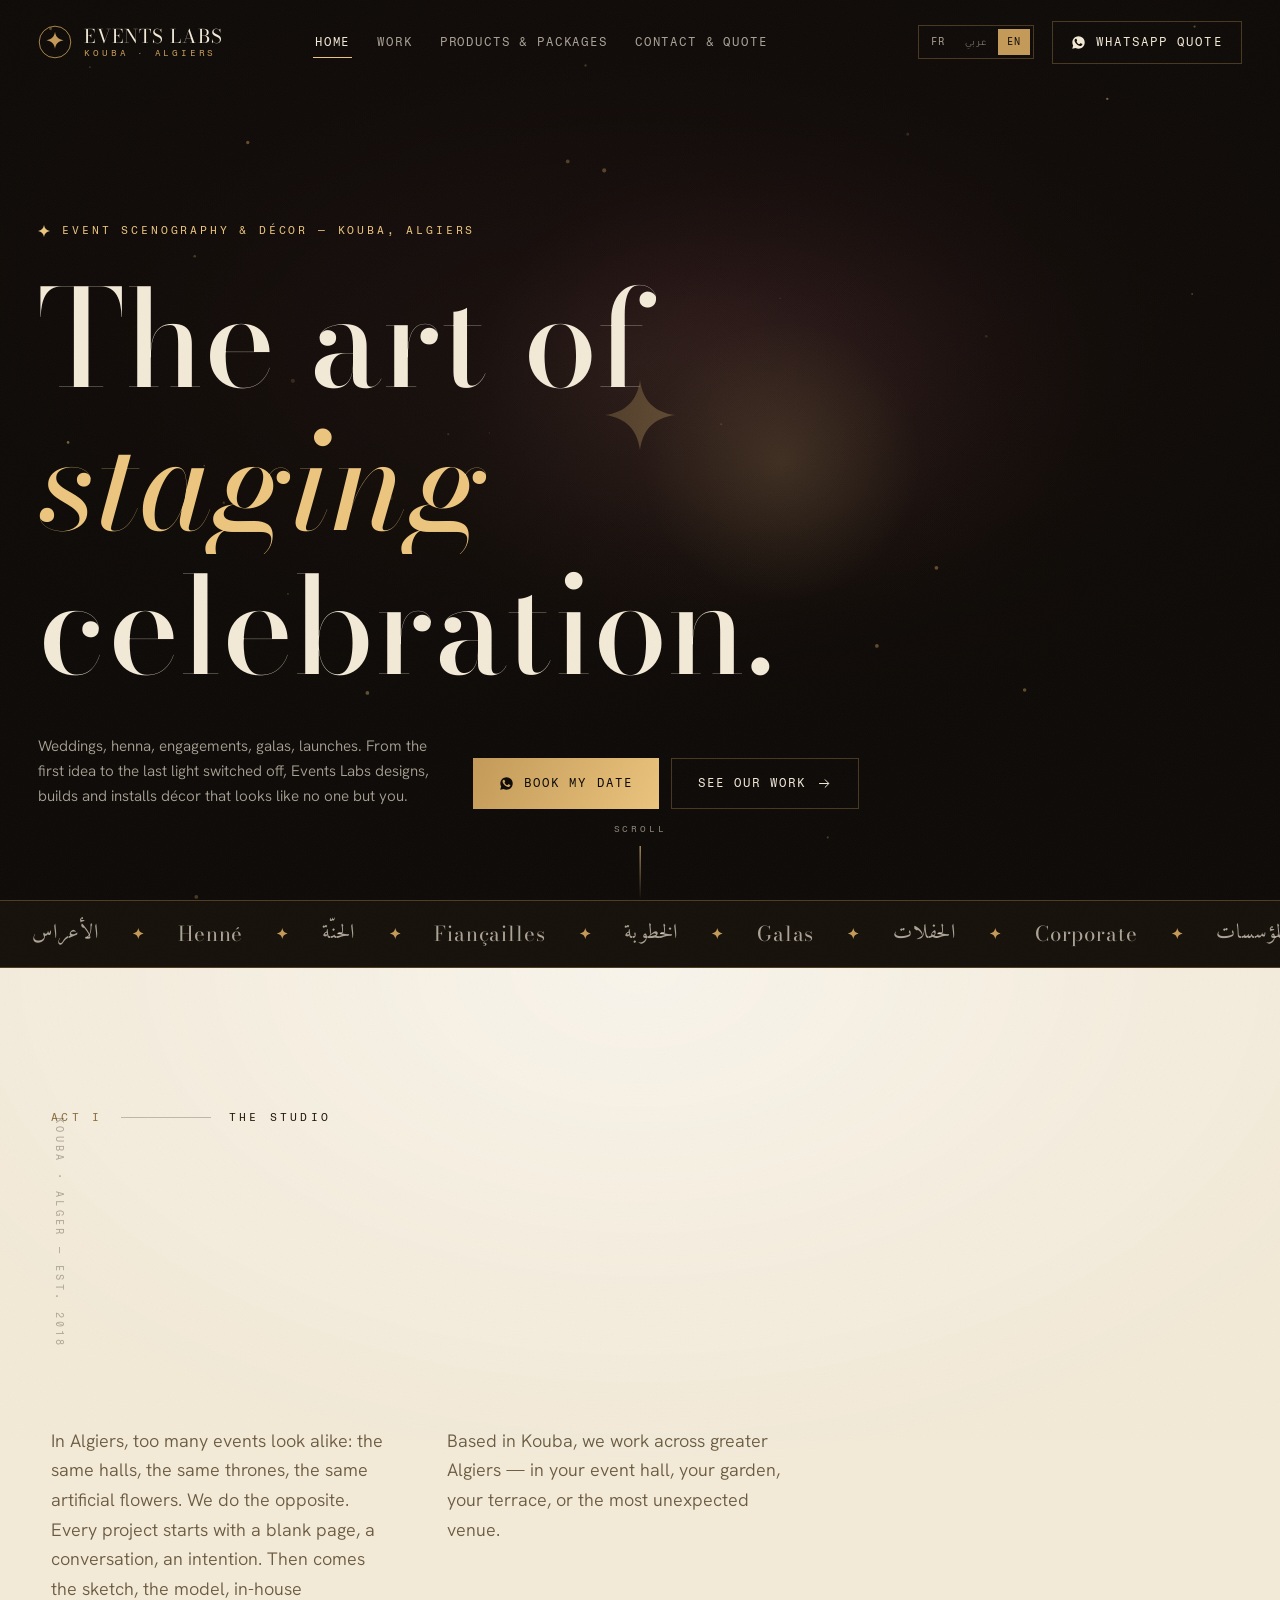
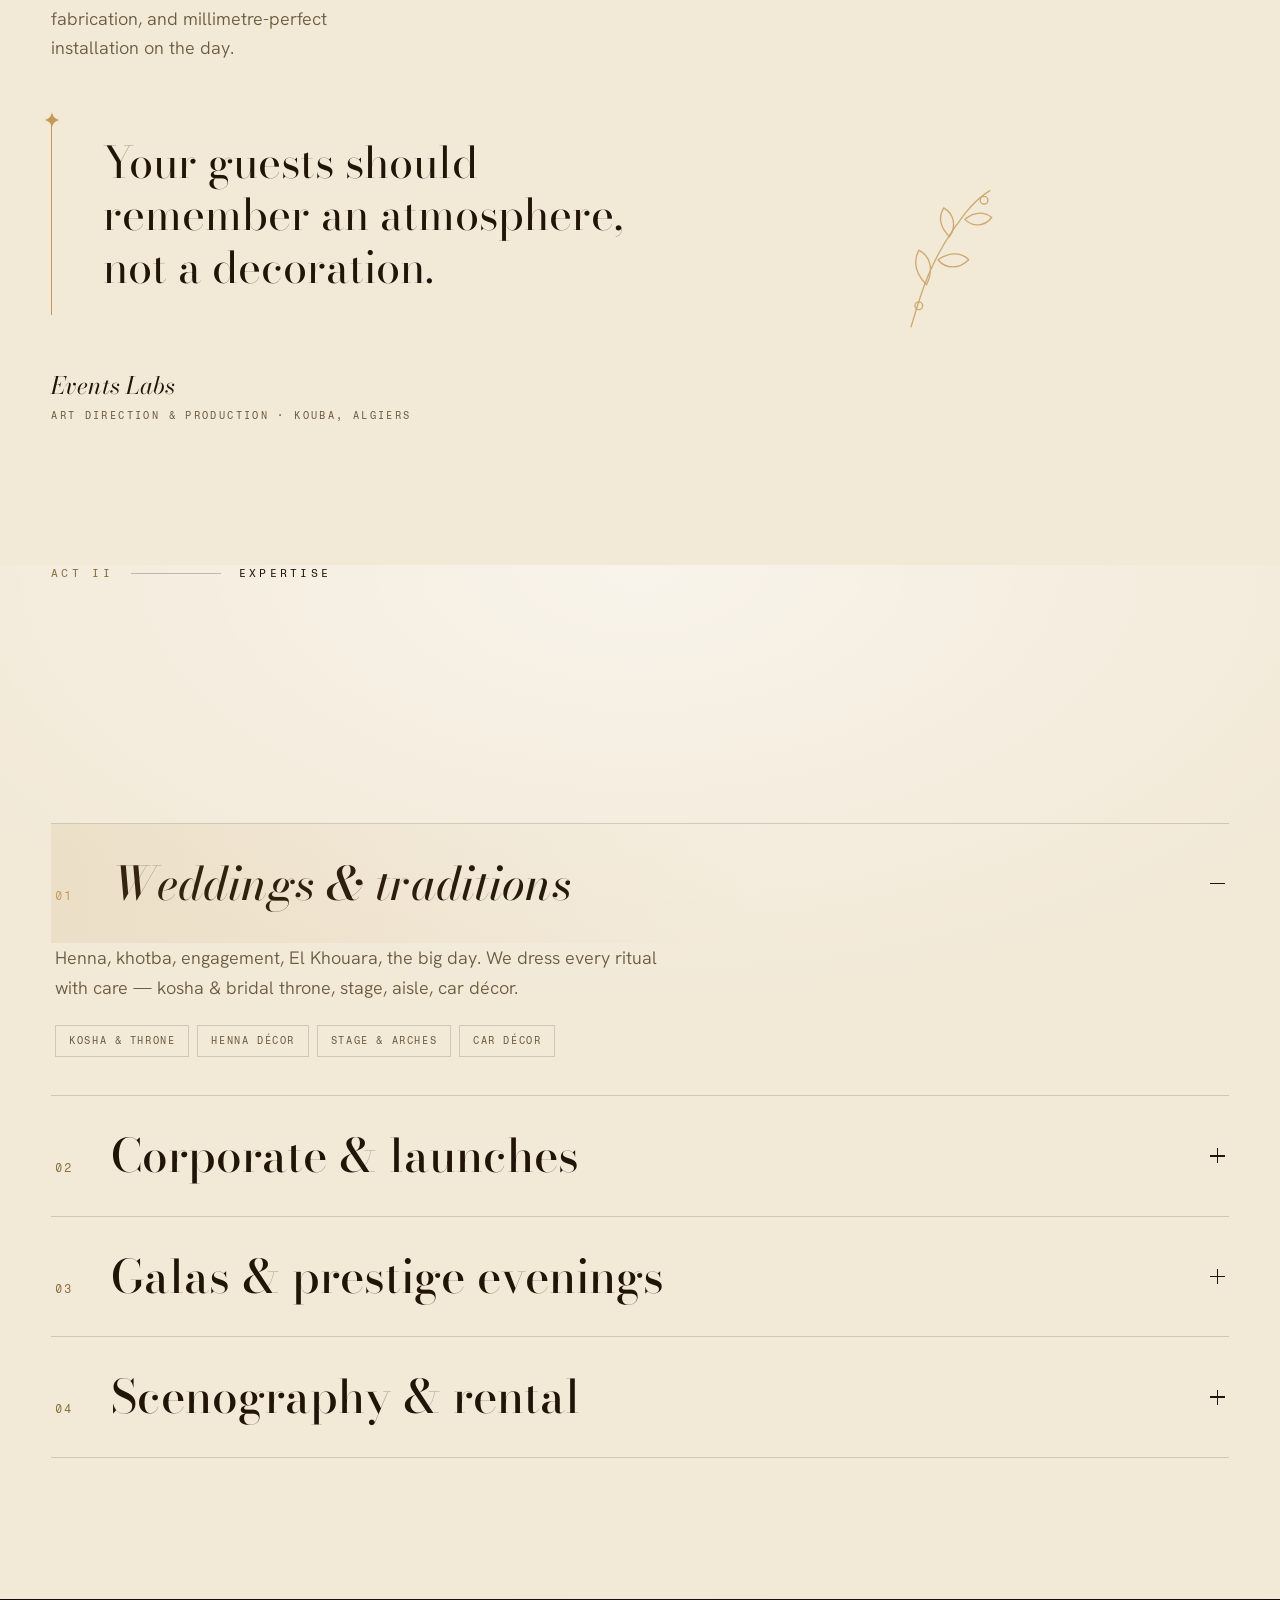
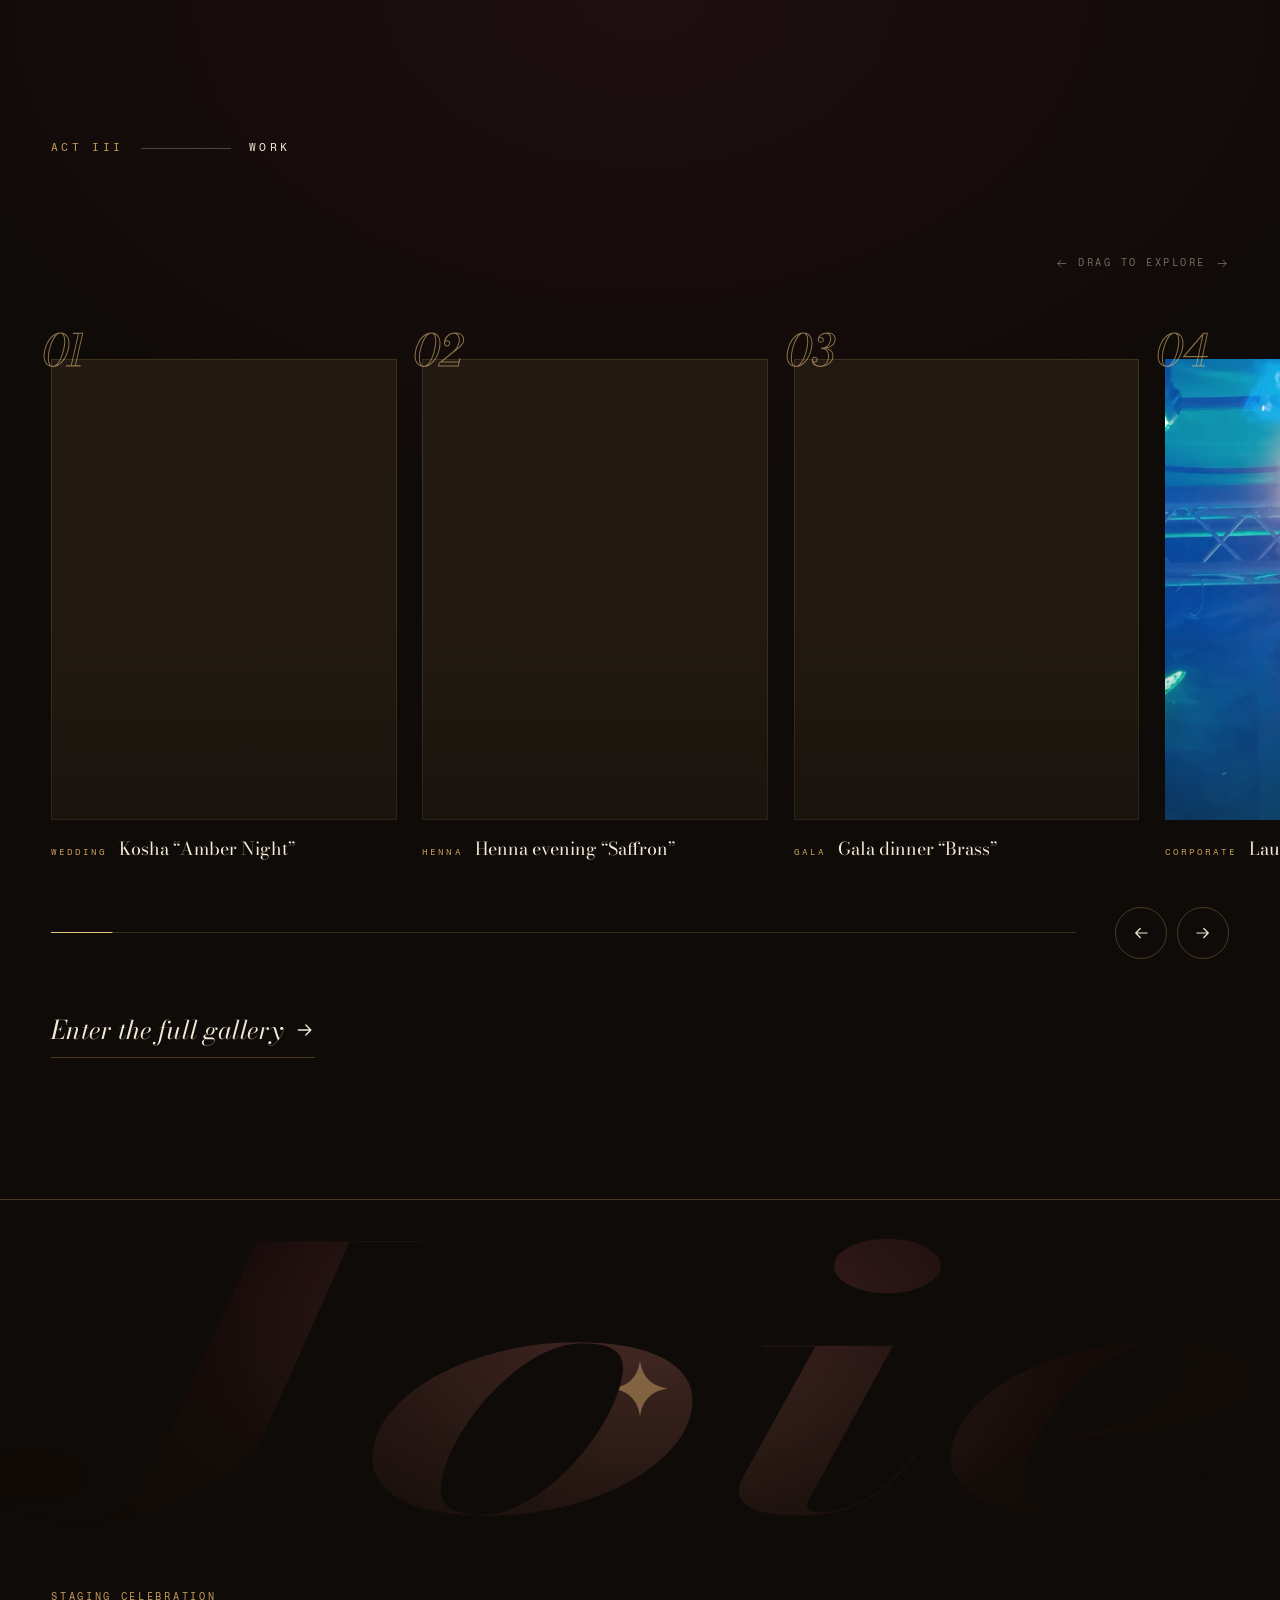
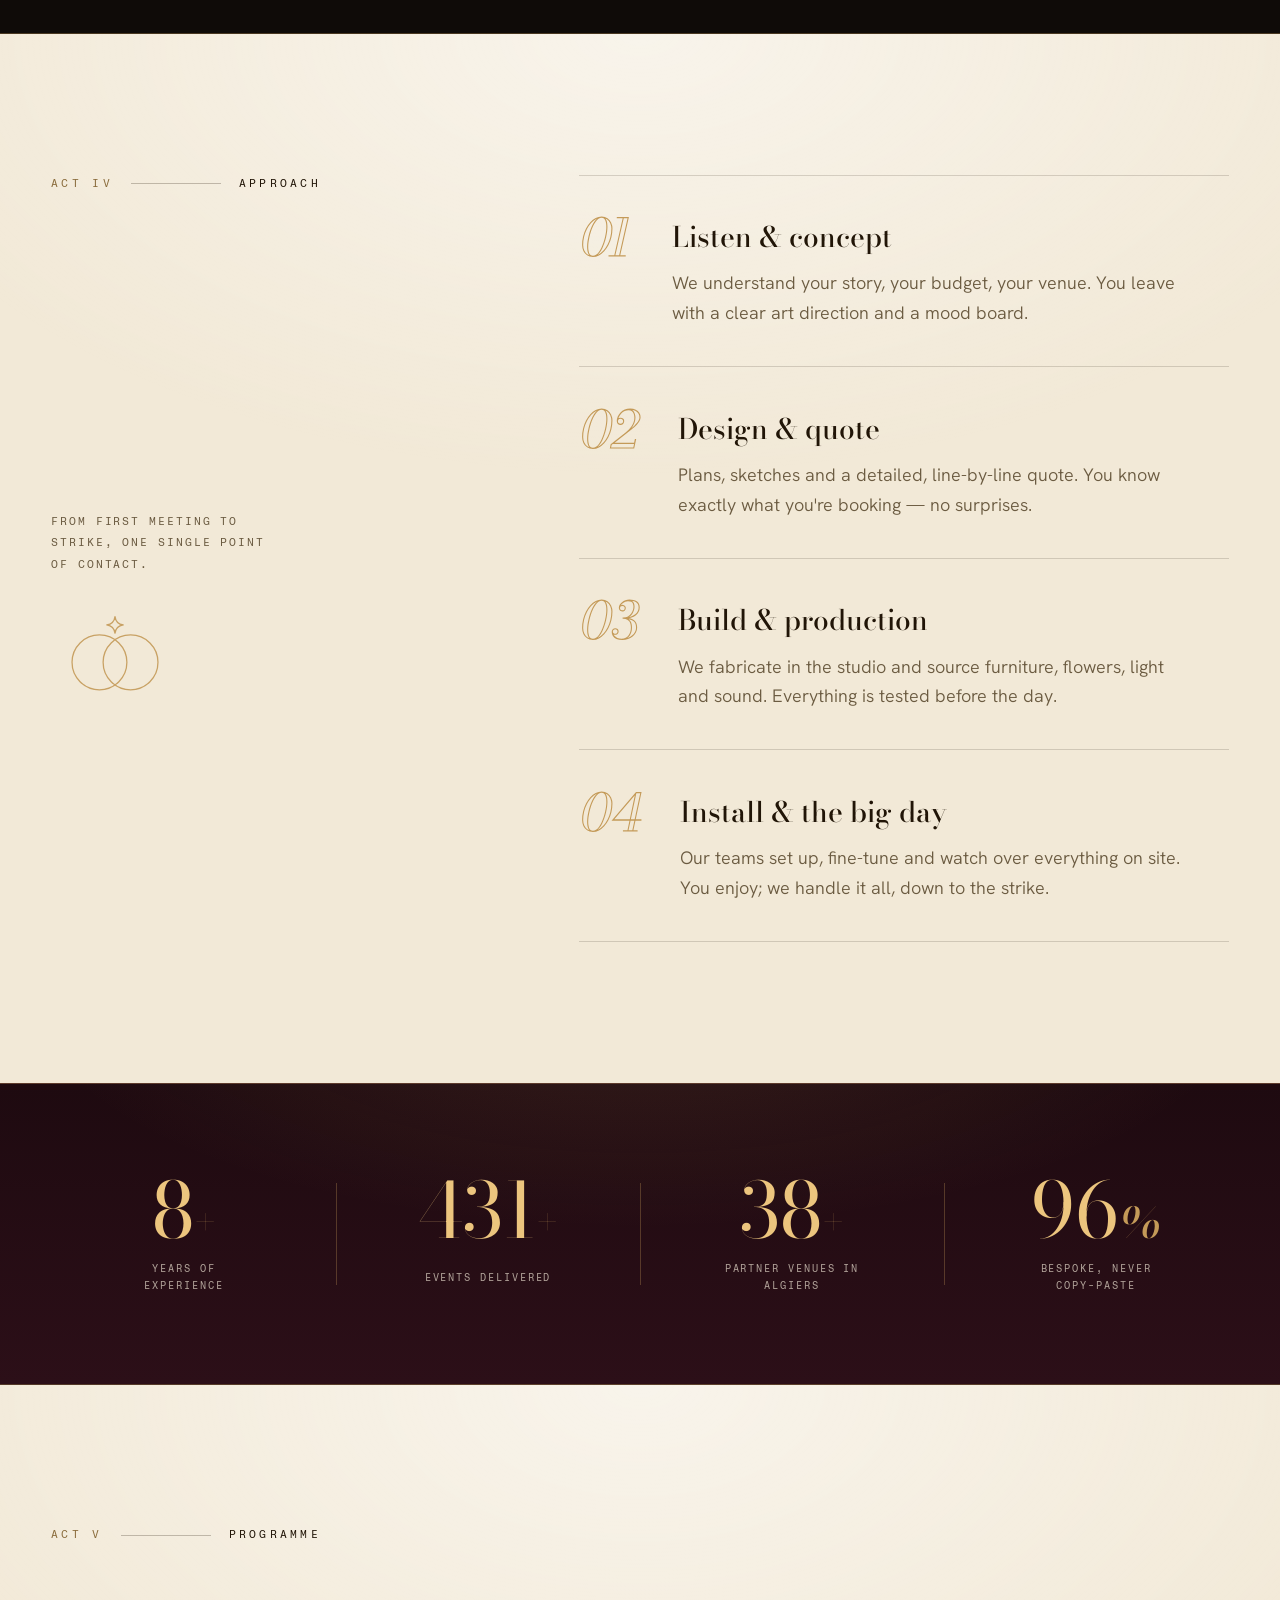
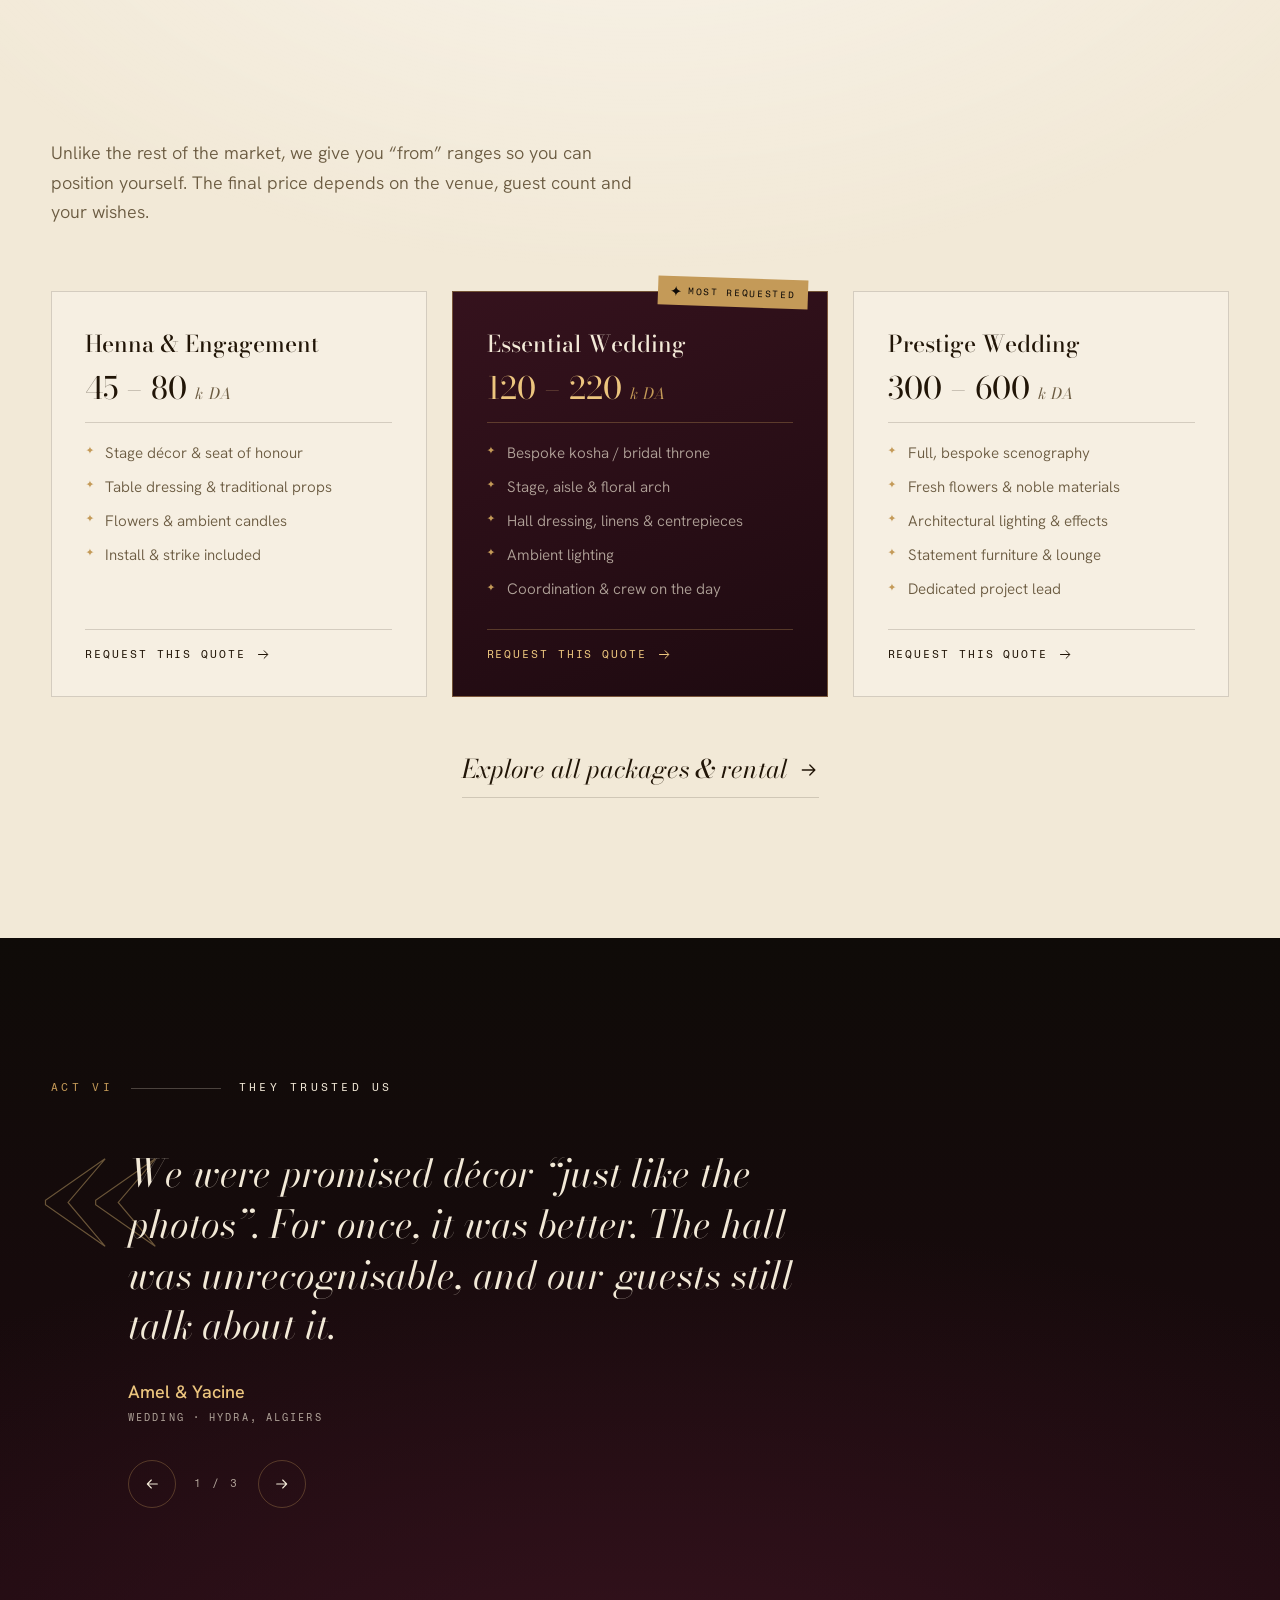
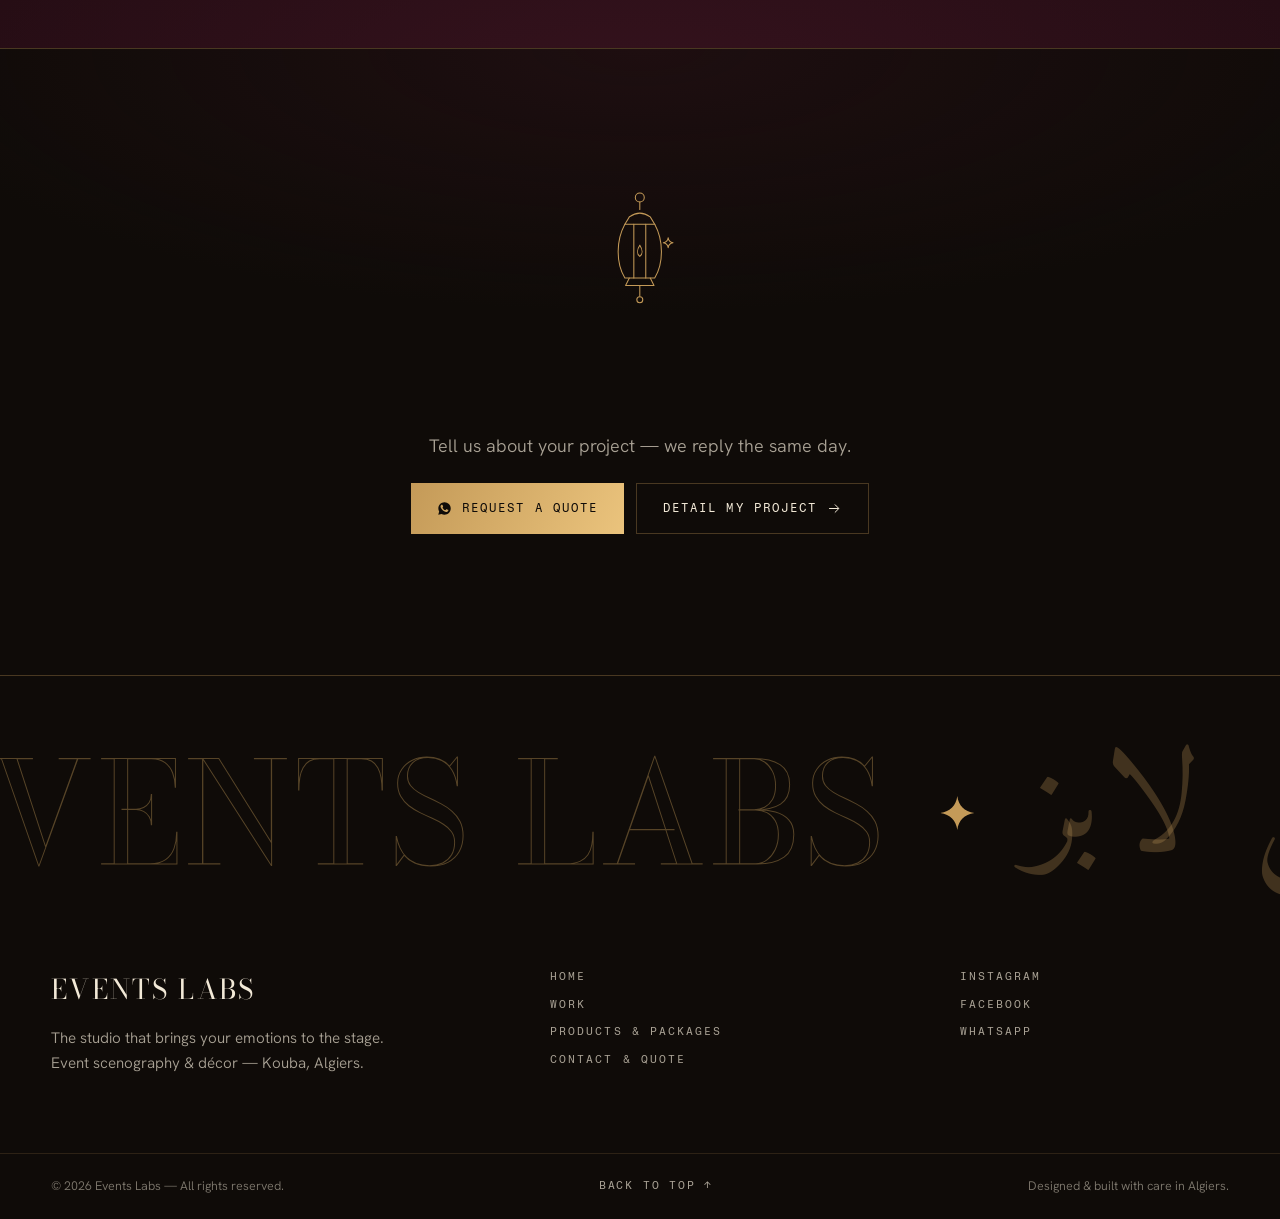
<file: index.html>
<!DOCTYPE html>
<html lang="fr" dir="ltr">
<head>
  <meta charset="UTF-8" />
  <meta name="viewport" content="width=device-width, initial-scale=1.0" />

  <!-- Primary SEO -->
  <title>Events Labs — L'art de mettre la fête en scène · Kouba, Alger</title>
  <meta name="description" content="Events Labs conçoit et installe la scénographie de vos mariages, fiançailles, henné, galas et événements d'entreprise à Alger. Atelier de décoration événementielle à Kouba. Devis rapide sur WhatsApp." />
  <meta name="keywords" content="décoration mariage Alger, location décoration mariage Kouba, agence événementielle Alger, scénographie mariage, décoration henné Alger, location chaises tables Alger, kosha trône mariés, organisation mariage Alger" />
  <meta name="author" content="Events Labs" />
  <meta name="theme-color" content="#0f0b08" />
  <link rel="canonical" href="https://eventslabs.dz/" />

  <!-- hreflang (à activer quand les URLs par langue existent) -->
  <link rel="alternate" hreflang="fr" href="https://eventslabs.dz/" />
  <link rel="alternate" hreflang="ar" href="https://eventslabs.dz/?lang=ar" />
  <link rel="alternate" hreflang="en" href="https://eventslabs.dz/?lang=en" />
  <link rel="alternate" hreflang="x-default" href="https://eventslabs.dz/" />

  <!-- Open Graph -->
  <meta property="og:type" content="business.business" />
  <meta property="og:title" content="Events Labs — L'art de mettre la fête en scène" />
  <meta property="og:description" content="Scénographie & décoration événementielle à Alger. Mariages, traditions, galas, corporate. Atelier basé à Kouba." />
  <meta property="og:locale" content="fr_DZ" />
  <meta property="og:locale:alternate" content="ar_DZ" />
  <meta property="og:locale:alternate" content="en_US" />
  <meta property="og:image" content="assets/img/og-cover.svg" />
  <meta property="og:url" content="https://eventslabs.dz/" />
  <meta name="twitter:card" content="summary_large_image" />

  <!-- Favicon -->
  <link rel="icon" type="image/svg+xml" href="assets/img/favicon.svg" />

  <!-- Fonts : Bodoni Moda (display) · Hanken Grotesk (texte) · Fragment Mono (labels) · Amiri + Tajawal (arabe) -->
  <link rel="preconnect" href="https://fonts.googleapis.com" />
  <link rel="preconnect" href="https://fonts.gstatic.com" crossorigin />
  <link href="https://fonts.googleapis.com/css2?family=Bodoni+Moda:ital,opsz,wght@0,6..96,400..800;1,6..96,400..800&family=Hanken+Grotesk:ital,wght@0,300..700;1,300..700&family=Fragment+Mono&family=Amiri:ital,wght@0,400;0,700;1,400&family=Tajawal:wght@300;400;500;700&display=swap" rel="stylesheet" />

  <!-- Styles -->
  <link rel="stylesheet" href="assets/css/styles.css" />

  <!-- Transition de page : pose le voile avant le premier rendu si on arrive d'une autre page -->
  <script>try{if(sessionStorage.getItem("el-pt")&&!matchMedia("(prefers-reduced-motion: reduce)").matches){document.documentElement.classList.add("pt-cover")}}catch(e){}</script>

  <!-- Structured data : entreprise locale -->
  <script type="application/ld+json">
  {
    "@context": "https://schema.org",
    "@type": ["LocalBusiness", "EventPlanner"],
    "name": "Events Labs",
    "description": "Atelier de scénographie et de décoration événementielle à Alger : mariages, fiançailles, henné, galas et événements d'entreprise.",
    "image": "https://eventslabs.dz/assets/img/og-cover.svg",
    "url": "https://eventslabs.dz/",
    "telephone": "+213000000000",
    "priceRange": "$$$",
    "address": {
      "@type": "PostalAddress",
      "streetAddress": "Adresse de l'atelier",
      "addressLocality": "Kouba",
      "addressRegion": "Alger",
      "addressCountry": "DZ"
    },
    "areaServed": "Alger, Algérie",
    "sameAs": [
      "https://www.instagram.com/eventslabs.dz",
      "https://www.facebook.com/eventslabs.dz"
    ],
    "openingHoursSpecification": [{
      "@type": "OpeningHoursSpecification",
      "dayOfWeek": ["Saturday","Sunday","Monday","Tuesday","Wednesday","Thursday"],
      "opens": "09:00",
      "closes": "19:00"
    }]
  }
  </script>
</head>

<body data-page="home">

  <!-- Sprite d'icônes & ornements -->
  <svg class="sr-sprite" aria-hidden="true" focusable="false">
    <defs>
      <symbol id="i-star" viewBox="0 0 24 24">
        <path d="M12 0c.9 6.9 4.9 10.9 12 12-7.1 1.1-11.1 5.1-12 12-.9-6.9-4.9-10.9-12-12C7.1 10.9 11.1 6.9 12 0Z"/>
      </symbol>
      <symbol id="i-wa" viewBox="0 0 24 24">
        <path d="M12.04 2C6.58 2 2.13 6.45 2.13 11.91c0 1.75.46 3.45 1.32 4.95L2 22l5.25-1.38a9.9 9.9 0 0 0 4.79 1.22h.01c5.46 0 9.91-4.45 9.91-9.91 0-2.65-1.03-5.14-2.9-7.01A9.82 9.82 0 0 0 12.04 2Zm5.8 14.07c-.25.69-1.43 1.32-1.96 1.37-.5.05-1.14.21-3.7-.79-3.12-1.23-5.1-4.42-5.26-4.63-.15-.21-1.25-1.66-1.25-3.17 0-1.51.79-2.25 1.07-2.56.28-.31.61-.39.81-.39.2 0 .41 0 .58.01.19.01.44-.07.69.53.25.61.86 2.12.93 2.27.07.15.12.33.02.53-.1.21-.15.33-.3.51-.15.18-.32.4-.45.54-.15.15-.31.31-.13.62.18.31.79 1.31 1.7 2.12 1.17 1.04 2.16 1.36 2.47 1.51.31.15.49.13.67-.08.18-.21.77-.9.98-1.21.21-.31.41-.26.69-.15.28.1 1.78.84 2.08.99.31.15.51.23.59.36.07.13.07.74-.18 1.43Z"/>
      </symbol>
      <symbol id="i-arr" viewBox="0 0 24 24">
        <path d="M4 12h14M13 6l6 6-6 6" fill="none" stroke="currentColor" stroke-width="1.6" stroke-linecap="round" stroke-linejoin="round"/>
      </symbol>
    </defs>
  </svg>

  <!-- Rideau d'ouverture -->
  <div class="curtain" id="curtain" aria-hidden="true">
    <div class="curtain__panel curtain__panel--l"></div>
    <div class="curtain__panel curtain__panel--r"></div>
    <div class="curtain__center">
      <svg class="curtain__star" aria-hidden="true"><use href="#i-star"/></svg>
      <span class="curtain__brand">Events&nbsp;Labs</span>
      <span class="curtain__word" data-i18n="introWord">présente</span>
    </div>
  </div>

  <!-- Grain argentique -->
  <div class="grain" aria-hidden="true"></div>

  <!-- Curseur custom -->
  <div class="cursor-dot" aria-hidden="true"></div>
  <div class="cursor-ring" aria-hidden="true"><span class="cursor-ring__label"></span></div>

  <!-- Accessibilité -->
  <a href="#main" class="skip-link" data-i18n="skip">Aller au contenu</a>

  <!-- Fil de progression -->
  <div class="progress" aria-hidden="true"><span class="progress__bar"></span></div>

  <!-- En-tête -->
  <header class="header" id="header">
    <div class="header__inner">
      <a href="index.html" class="brand" aria-label="Events Labs — accueil">
        <svg class="brand__mark" viewBox="0 0 40 40" aria-hidden="true">
          <circle cx="20" cy="20" r="18.6" fill="none" stroke="currentColor" stroke-width="1"/>
          <path d="M20 8c.75 5.75 4.08 9.08 10 10-5.92.92-9.25 4.25-10 10-.75-5.75-4.08-9.08-10-10 5.92-.92 9.25-4.25 10-10Z" fill="currentColor"/>
        </svg>
        <span class="brand__type">
          <span class="brand__name">Events&nbsp;Labs</span>
          <span class="brand__loc" data-i18n="brandLoc">Kouba · Alger</span>
        </span>
      </a>

      <nav class="nav" aria-label="Navigation principale">
        <a href="index.html" aria-current="page" data-i18n="navHome">Accueil</a>
        <a href="realisations.html" data-i18n="navReal">Réalisations</a>
        <a href="produits.html" data-i18n="navProducts">Produits & Formules</a>
        <a href="contact.html" data-i18n="navDevis">Contact & Devis</a>
      </nav>

      <div class="header__end">
        <div class="lang" role="group" aria-label="Langue / اللغة / Language">
          <button class="lang__btn is-active" data-lang="fr" type="button">FR</button>
          <button class="lang__btn" data-lang="ar" type="button" lang="ar">عربي</button>
          <button class="lang__btn" data-lang="en" type="button">EN</button>
        </div>
        <a class="btn btn--line header__cta" data-wa href="contact.html">
          <svg class="btn__ico" aria-hidden="true"><use href="#i-wa"/></svg>
          <span data-i18n="ctaQuote">Devis WhatsApp</span>
        </a>
        <button class="burger" type="button" aria-label="Menu" data-i18n-aria="aBurger" aria-expanded="false" aria-controls="mobileNav">
          <span></span><span></span>
        </button>
      </div>
    </div>
  </header>

  <!-- Menu mobile -->
  <div class="mnav" id="mobileNav" aria-hidden="true">
    <nav class="mnav__links" aria-label="Navigation mobile">
      <a href="index.html"><i>01</i><span data-i18n="navHome">Accueil</span></a>
      <a href="realisations.html"><i>02</i><span data-i18n="navReal">Réalisations</span></a>
      <a href="produits.html"><i>03</i><span data-i18n="navProducts">Produits & Formules</span></a>
      <a href="contact.html"><i>04</i><span data-i18n="navDevis">Contact & Devis</span></a>
    </nav>
    <div class="mnav__foot">
      <a class="btn btn--gold" data-wa href="contact.html">
        <svg class="btn__ico" aria-hidden="true"><use href="#i-wa"/></svg>
        <span data-i18n="ctaQuote">Devis WhatsApp</span>
      </a>
      <p class="mnav__loc" aria-hidden="true">Kouba · Alger — EST. 2018</p>
    </div>
  </div>

  <!-- Rail des actes (desktop) -->
  <aside class="rail" aria-label="Progression">
    <a href="#ouverture" class="rail__dot is-active" data-rail="ouverture"><i>00</i><span data-i18n="railHero">Ouverture</span></a>
    <a href="#atelier" class="rail__dot" data-rail="atelier"><i>01</i><span data-i18n="navAtelier">L'atelier</span></a>
    <a href="#services" class="rail__dot" data-rail="services"><i>02</i><span data-i18n="navServices">Savoir-faire</span></a>
    <a href="#realisations" class="rail__dot" data-rail="realisations"><i>03</i><span data-i18n="navReal">Réalisations</span></a>
    <a href="#approche" class="rail__dot" data-rail="approche"><i>04</i><span data-i18n="navApproche">Approche</span></a>
    <a href="#formules" class="rail__dot" data-rail="formules"><i>05</i><span data-i18n="navFormules">Programme</span></a>
    <a href="#rsvp" class="rail__dot" data-rail="rsvp"><i>06</i><span>R.S.V.P.</span></a>
  </aside>

  <main id="main">

    <!-- ═══════════════ OUVERTURE ═══════════════ -->
    <section class="hero" id="ouverture">
      <div class="hero__bg" aria-hidden="true">
        <video class="hero__video" autoplay muted loop playsinline preload="auto" poster="assets/img/hero-poster.svg">
          <source src="assets/video/hero.mp4" type="video/mp4" />
        </video>
        <div class="hero__shade"></div>
        <div class="hero__spot"></div>
        <canvas class="sparks" aria-hidden="true"></canvas>
      </div>

      <div class="hero__inner">
        <p class="hero__eyebrow rv">
          <svg class="hero__eyebrow-star" aria-hidden="true"><use href="#i-star"/></svg>
          <span data-i18n="heroEyebrow">Scénographie & décoration événementielle — Kouba, Alger</span>
        </p>

        <h1 class="hero__title">
          <span class="hline"><span class="hline__in" data-i18n="heroL1">L'art de mettre</span></span>
          <span class="hline hline--em"><em class="hline__in" data-i18n="heroL2">la fête</em></span>
          <span class="hline"><span class="hline__in" data-i18n="heroL3">en scène.</span></span>
        </h1>

        <div class="hero__foot">
          <p class="hero__lede rv" data-i18n="heroLede">
            Mariages, henné, fiançailles, galas, lancements. De la première idée à la dernière lumière éteinte, Events Labs conçoit, fabrique et installe des décors qui ne ressemblent qu'à vous.
          </p>
          <div class="hero__actions rv">
            <a class="btn btn--gold" data-wa href="contact.html">
              <svg class="btn__ico" aria-hidden="true"><use href="#i-wa"/></svg>
              <span data-i18n="heroCta1">Réserver ma date</span>
            </a>
            <a class="btn btn--ghost" href="realisations.html" data-cursor="view">
              <span data-i18n="heroCta2">Voir les réalisations</span>
              <svg class="btn__ico btn__ico--arr flip-rtl" aria-hidden="true"><use href="#i-arr"/></svg>
            </a>
          </div>
          <p class="hero__avail rv">
            <span class="hero__avail-dot" aria-hidden="true"></span>
            <span data-i18n="heroAvail">Saison 2026–2027 · dates encore disponibles</span>
          </p>
        </div>
      </div>

      <div class="hero__corner hero__corner--r" aria-hidden="true">EST. 2018</div>

      <a href="#atelier" class="hero__scroll">
        <span data-i18n="scroll">Défiler</span>
        <span class="hero__scroll-line" aria-hidden="true"></span>
      </a>
    </section>

    <!-- Ticker bilingue -->
    <div class="ticker" aria-hidden="true" dir="ltr">
      <div class="ticker__track">
        <span>Mariages</span><svg class="tick-star"><use href="#i-star"/></svg><span lang="ar">الأعراس</span><svg class="tick-star"><use href="#i-star"/></svg>
        <span>Henné</span><svg class="tick-star"><use href="#i-star"/></svg><span lang="ar">الحنّة</span><svg class="tick-star"><use href="#i-star"/></svg>
        <span>Fiançailles</span><svg class="tick-star"><use href="#i-star"/></svg><span lang="ar">الخطوبة</span><svg class="tick-star"><use href="#i-star"/></svg>
        <span>Galas</span><svg class="tick-star"><use href="#i-star"/></svg><span lang="ar">الحفلات</span><svg class="tick-star"><use href="#i-star"/></svg>
        <span>Corporate</span><svg class="tick-star"><use href="#i-star"/></svg><span lang="ar">المؤسسات</span><svg class="tick-star"><use href="#i-star"/></svg>
        <span>Scénographie</span><svg class="tick-star"><use href="#i-star"/></svg><span lang="ar">السينوغرافيا</span><svg class="tick-star"><use href="#i-star"/></svg>
        <span>Mariages</span><svg class="tick-star"><use href="#i-star"/></svg><span lang="ar">الأعراس</span><svg class="tick-star"><use href="#i-star"/></svg>
        <span>Henné</span><svg class="tick-star"><use href="#i-star"/></svg><span lang="ar">الحنّة</span><svg class="tick-star"><use href="#i-star"/></svg>
        <span>Fiançailles</span><svg class="tick-star"><use href="#i-star"/></svg><span lang="ar">الخطوبة</span><svg class="tick-star"><use href="#i-star"/></svg>
        <span>Galas</span><svg class="tick-star"><use href="#i-star"/></svg><span lang="ar">الحفلات</span><svg class="tick-star"><use href="#i-star"/></svg>
        <span>Corporate</span><svg class="tick-star"><use href="#i-star"/></svg><span lang="ar">المؤسسات</span><svg class="tick-star"><use href="#i-star"/></svg>
        <span>Scénographie</span><svg class="tick-star"><use href="#i-star"/></svg><span lang="ar">السينوغرافيا</span><svg class="tick-star"><use href="#i-star"/></svg>
      </div>
    </div>

    <!-- ═══════════════ ACTE I — L'ATELIER ═══════════════ -->
    <section class="atelier section section--paper" id="atelier">
      <div class="wrap">
        <header class="act-head rv">
          <span class="act-head__label" data-i18n="act1">Acte I</span>
          <span class="act-head__rule" aria-hidden="true"></span>
          <span class="act-head__name" data-i18n="navAtelier">L'atelier</span>
        </header>

        <div class="atelier__grid">
          <p class="atelier__lead t-reveal" data-i18n="atLead">
            Events Labs n'est pas un simple loueur de décor. C'est un atelier : on imagine, on dessine et on orchestre chaque événement sur mesure.
          </p>

          <div class="atelier__cols">
            <p class="rv" data-i18n="atP1">
              À Alger, trop d'événements se ressemblent : les mêmes salles, les mêmes trônes, les mêmes fleurs artificielles. Nous prenons le contre-pied. Chaque projet commence par une page blanche, une conversation, une intention. Puis vient le dessin, la maquette, la fabrication en atelier, et l'installation millimétrée le jour J.
            </p>
            <p class="rv" data-i18n="atP2">
              Basés à Kouba, nous intervenons dans tout l'Algérois — dans votre salle des fêtes, votre jardin, votre terrasse ou le lieu le plus inattendu.
            </p>
          </div>

          <blockquote class="atelier__pull rv">
            <svg class="atelier__pull-star" aria-hidden="true"><use href="#i-star"/></svg>
            <p data-i18n="atQuote">Vos invités doivent retenir une atmosphère, pas une décoration.</p>
            <svg class="orn draw atelier__branch" viewBox="0 0 120 160" aria-hidden="true">
              <path d="M22 152 C 34 110, 44 78, 78 34 C 86 24, 94 16, 104 10" pathLength="1"/>
              <path d="M38 108 C 26 96, 24 84, 30 72 C 42 78, 46 92, 38 108Z" pathLength="1"/>
              <path d="M50 82 C 62 74, 74 74, 82 82 C 72 92, 58 92, 50 82Z" pathLength="1"/>
              <path d="M62 58 C 52 48, 50 38, 56 28 C 66 34, 70 46, 62 58Z" pathLength="1"/>
              <path d="M78 40 C 88 32, 98 32, 106 38 C 98 48, 86 48, 78 40Z" pathLength="1"/>
              <circle cx="30" cy="130" r="4" pathLength="1"/>
              <circle cx="98" cy="20" r="4" pathLength="1"/>
            </svg>
          </blockquote>

          <div class="signature rv">
            <span class="signature__name">Events&nbsp;Labs</span>
            <span class="signature__role" data-i18n="atSignRole">Direction artistique & production · Kouba, Alger</span>
          </div>
        </div>

        <span class="atelier__side" aria-hidden="true">Kouba · Alger — EST. 2018</span>
      </div>
    </section>

    <!-- ═══════════════ ACTE II — SAVOIR-FAIRE ═══════════════ -->
    <section class="services section section--paper section--tight" id="services">
      <div class="wrap">
        <header class="act-head rv">
          <span class="act-head__label" data-i18n="act2">Acte II</span>
          <span class="act-head__rule" aria-hidden="true"></span>
          <span class="act-head__name" data-i18n="navServices">Savoir-faire</span>
        </header>

        <h2 class="section__title t-reveal" data-i18n="svTitle">Quatre terrains de jeu, une même exigence.</h2>

        <div class="acc">
          <article class="acc__item is-open rv">
            <button class="acc__head" type="button" aria-expanded="true">
              <span class="acc__num">01</span>
              <span class="acc__title" data-i18n="sv1T">Mariages & traditions</span>
              <span class="acc__icon" aria-hidden="true"></span>
            </button>
            <div class="acc__body">
              <div class="acc__inner">
                <p class="acc__desc" data-i18n="sv1D">Henné, khotba, fiançailles, El Khouara, le grand jour. Nous habillons chaque rite avec justesse — kosha & trône des mariés, scène, allée, décor de voiture.</p>
                <ul class="acc__tags">
                  <li data-i18n="sv1t1">Kosha & trône</li>
                  <li data-i18n="sv1t2">Décor de henné</li>
                  <li data-i18n="sv1t3">Scène & arches</li>
                  <li data-i18n="sv1t4">Déco voiture</li>
                </ul>
              </div>
            </div>
          </article>

          <article class="acc__item rv">
            <button class="acc__head" type="button" aria-expanded="false">
              <span class="acc__num">02</span>
              <span class="acc__title" data-i18n="sv2T">Entreprises & lancements</span>
              <span class="acc__icon" aria-hidden="true"></span>
            </button>
            <div class="acc__body">
              <div class="acc__inner">
                <p class="acc__desc" data-i18n="sv2D">Séminaires, conférences, lancements produit, inaugurations. Une scénographie qui porte votre marque — stands, signalétique, lumière et son maîtrisés.</p>
                <ul class="acc__tags">
                  <li data-i18n="sv2t1">Stands & scène</li>
                  <li data-i18n="sv2t2">Signalétique</li>
                  <li data-i18n="sv2t3">Lumière & son</li>
                  <li data-i18n="sv2t4">Branding espace</li>
                </ul>
              </div>
            </div>
          </article>

          <article class="acc__item rv">
            <button class="acc__head" type="button" aria-expanded="false">
              <span class="acc__num">03</span>
              <span class="acc__title" data-i18n="sv3T">Galas & soirées de prestige</span>
              <span class="acc__icon" aria-hidden="true"></span>
            </button>
            <div class="acc__body">
              <div class="acc__inner">
                <p class="acc__desc" data-i18n="sv3D">Dîners de gala, remises de prix, soirées privées. Mise en lumière, art de la table, mise en scène d'entrée — l'élégance jusque dans le moindre détail.</p>
                <ul class="acc__tags">
                  <li data-i18n="sv3t1">Art de la table</li>
                  <li data-i18n="sv3t2">Mise en lumière</li>
                  <li data-i18n="sv3t3">Scénographie d'entrée</li>
                  <li data-i18n="sv3t4">Mobilier d'exception</li>
                </ul>
              </div>
            </div>
          </article>

          <article class="acc__item rv">
            <button class="acc__head" type="button" aria-expanded="false">
              <span class="acc__num">04</span>
              <span class="acc__title" data-i18n="sv4T">Scénographie & location</span>
              <span class="acc__icon" aria-hidden="true"></span>
            </button>
            <div class="acc__body">
              <div class="acc__inner">
                <p class="acc__desc" data-i18n="sv4D">Le matériel et la main-d'œuvre, sans compromis. Chaises, tables, nappage, fleurs, chapiteaux, structures et installations sur mesure — montés et démontés par nos équipes.</p>
                <ul class="acc__tags">
                  <li data-i18n="sv4t1">Chaises & tables</li>
                  <li data-i18n="sv4t2">Fleurs & nappage</li>
                  <li data-i18n="sv4t3">Chapiteaux</li>
                  <li data-i18n="sv4t4">Structures sur-mesure</li>
                </ul>
              </div>
            </div>
          </article>
        </div>
      </div>
    </section>

    <!-- ═══════════════ ACTE III — RÉALISATIONS (aperçu) ═══════════════ -->
    <section class="work section section--stage" id="realisations">
      <div class="wrap">
        <header class="act-head act-head--dark rv">
          <span class="act-head__label" data-i18n="act3">Acte III</span>
          <span class="act-head__rule" aria-hidden="true"></span>
          <span class="act-head__name" data-i18n="navReal">Réalisations</span>
        </header>

        <div class="work__intro">
          <h2 class="section__title t-reveal" data-i18n="wkTitle">Des décors qui restent en mémoire.</h2>
          <p class="work__drag rv" aria-hidden="true">
            <svg class="work__drag-arr work__drag-arr--l"><use href="#i-arr"/></svg>
            <span data-i18n="wkDrag">Glisser pour explorer</span>
            <svg class="work__drag-arr"><use href="#i-arr"/></svg>
          </p>
        </div>
      </div>

      <div class="strip" id="strip" data-shots>
        <figure class="shot rv" data-cat="mariage" data-cursor="view">
          <span class="shot__idx" aria-hidden="true">01</span>
          <div class="shot__media">
            <video class="shot__video" muted loop playsinline preload="none" data-src="assets/video/work1.mp4"></video>
          </div>
          <figcaption class="shot__cap">
            <span class="shot__cat" data-i18n="capMariage">Mariage</span>
            <span class="shot__name" data-i18n="proj1">Kosha « Nuit d'ambre »</span>
          </figcaption>
        </figure>

        <figure class="shot rv" data-cat="tradition" data-cursor="view">
          <span class="shot__idx" aria-hidden="true">02</span>
          <div class="shot__media">
            <video class="shot__video" muted loop playsinline preload="none" data-src="assets/video/work2.mp4"></video>
          </div>
          <figcaption class="shot__cap">
            <span class="shot__cat" data-i18n="capTradition">Henné</span>
            <span class="shot__name" data-i18n="proj2">Soirée henné « Safran »</span>
          </figcaption>
        </figure>

        <figure class="shot rv" data-cat="gala" data-cursor="view">
          <span class="shot__idx" aria-hidden="true">03</span>
          <div class="shot__media">
            <video class="shot__video" muted loop playsinline preload="none" data-src="assets/video/work3.mp4"></video>
          </div>
          <figcaption class="shot__cap">
            <span class="shot__cat" data-i18n="capGala">Gala</span>
            <span class="shot__name" data-i18n="proj3">Dîner de gala « Laiton »</span>
          </figcaption>
        </figure>

        <figure class="shot rv" data-cat="corporate" data-cursor="view">
          <span class="shot__idx" aria-hidden="true">04</span>
          <div class="shot__media">
            <img src="assets/img/realisations/corp.jpg" alt="Lancement événementiel — scène et lumières" loading="lazy" />
          </div>
          <figcaption class="shot__cap">
            <span class="shot__cat" data-i18n="capCorporate">Corporate</span>
            <span class="shot__name" data-i18n="proj4">Lancement « Studio 21 »</span>
          </figcaption>
        </figure>

        <figure class="shot rv" data-cat="mariage" data-cursor="view">
          <span class="shot__idx" aria-hidden="true">05</span>
          <div class="shot__media">
            <img src="assets/img/realisations/wed.jpg" alt="Centre de table fleuri — mariage" loading="lazy" />
          </div>
          <figcaption class="shot__cap">
            <span class="shot__cat" data-i18n="capMariage">Mariage</span>
            <span class="shot__name" data-i18n="proj7">Table d'honneur « Roseraie »</span>
          </figcaption>
        </figure>
      </div>

      <div class="wrap strip-ui rv">
        <div class="strip-ui__progress" aria-hidden="true"><span class="strip-ui__bar" id="stripBar"></span></div>
        <div class="strip-ui__btns">
          <button class="strip-ui__btn" id="stripPrev" type="button" aria-label="Précédent" data-i18n-aria="aPrev">
            <svg style="transform:scaleX(-1)"><use href="#i-arr"/></svg>
          </button>
          <button class="strip-ui__btn" id="stripNext" type="button" aria-label="Suivant" data-i18n-aria="aNext">
            <svg class="flip-rtl"><use href="#i-arr"/></svg>
          </button>
        </div>
      </div>

      <p class="wrap work__cta rv">
        <a class="link-arrow" href="realisations.html">
          <span data-i18n="wkMore">Entrer dans la galerie complète</span>
          <svg class="flip-rtl" aria-hidden="true"><use href="#i-arr"/></svg>
        </a>
      </p>
    </section>

    <!-- ═══════════════ INTERLUDE — TITRE REMPLI PAR LA VIDÉO ═══════════════ -->
    <section class="cutout" aria-label="Events Labs">
      <video class="cutout__vid" muted loop playsinline preload="none" poster="assets/img/hero-poster.svg" data-src="assets/video/hero.mp4"></video>
      <svg class="cutout__mask" viewBox="0 0 1000 300" preserveAspectRatio="xMidYMid slice" aria-hidden="true">
        <defs>
          <mask id="cutmask">
            <rect x="0" y="0" width="1000" height="300" fill="#fff"/>
            <text x="500" y="216" text-anchor="middle" font-family="'Bodoni Moda', serif" font-style="italic" font-weight="600" font-size="250" fill="#000" textLength="880" lengthAdjust="spacingAndGlyphs" data-i18n="cutWord">Fête</text>
          </mask>
        </defs>
        <rect x="0" y="0" width="1000" height="300" mask="url(#cutmask)"/>
      </svg>
      <span class="cutout__cap" data-i18n="cutCap">Mettre la fête en scène</span>
    </section>

    <!-- ═══════════════ ACTE IV — L'APPROCHE ═══════════════ -->
    <section class="approche section section--paper" id="approche">
      <div class="wrap approche__grid">
        <div class="approche__intro">
          <header class="act-head rv">
            <span class="act-head__label" data-i18n="act4">Acte IV</span>
            <span class="act-head__rule" aria-hidden="true"></span>
            <span class="act-head__name" data-i18n="navApproche">L'approche</span>
          </header>
          <h2 class="section__title t-reveal" data-i18n="apTitle">Une méthode claire, du sur-mesure, zéro hasard.</h2>
          <p class="approche__note rv" data-i18n="apNote">De la première rencontre au démontage, un seul interlocuteur.</p>
          <svg class="orn draw approche__rings" viewBox="0 0 140 96" aria-hidden="true">
            <circle cx="53" cy="54" r="30" pathLength="1"/>
            <circle cx="87" cy="54" r="30" pathLength="1"/>
            <path d="M70 4c.7 5.4 3.7 8.4 9 9-5.3.9-8.3 3.9-9 9-.7-5.1-3.7-8.1-9-9 5.3-.6 8.3-3.6 9-9Z" pathLength="1"/>
          </svg>
        </div>

        <ol class="steps">
          <li class="step rv">
            <span class="step__num" aria-hidden="true">01</span>
            <div class="step__body">
              <h3 class="step__title" data-i18n="st1T">Écoute & concept</h3>
              <p class="step__desc" data-i18n="st1D">On comprend votre histoire, votre budget, votre lieu. On repart avec une direction artistique claire et une planche d'ambiance.</p>
            </div>
          </li>
          <li class="step rv">
            <span class="step__num" aria-hidden="true">02</span>
            <div class="step__body">
              <h3 class="step__title" data-i18n="st2T">Dessin & devis</h3>
              <p class="step__desc" data-i18n="st2D">Plans, croquis et devis détaillé, ligne par ligne. Vous savez exactement ce que vous réservez — pas de surprise.</p>
            </div>
          </li>
          <li class="step rv">
            <span class="step__num" aria-hidden="true">03</span>
            <div class="step__body">
              <h3 class="step__title" data-i18n="st3T">Fabrication & production</h3>
              <p class="step__desc" data-i18n="st3D">On fabrique en atelier, on source le mobilier, les fleurs, la lumière et le son. Tout est testé avant le jour J.</p>
            </div>
          </li>
          <li class="step rv">
            <span class="step__num" aria-hidden="true">04</span>
            <div class="step__body">
              <h3 class="step__title" data-i18n="st4T">Installation & le jour J</h3>
              <p class="step__desc" data-i18n="st4D">Nos équipes montent, règlent et veillent sur place. Vous profitez ; nous gérons jusqu'au démontage.</p>
            </div>
          </li>
        </ol>
      </div>
    </section>

    <!-- Chiffres — entracte velours -->
    <section class="stats" aria-label="Chiffres clés">
      <div class="wrap stats__grid">
        <div class="stat rv">
          <span class="stat__num"><span data-count="8">8</span><i>+</i></span>
          <span class="stat__label" data-i18n="stat1">ans d'expérience</span>
        </div>
        <div class="stat rv">
          <span class="stat__num"><span data-count="450">450</span><i>+</i></span>
          <span class="stat__label" data-i18n="stat2">événements signés</span>
        </div>
        <div class="stat rv">
          <span class="stat__num"><span data-count="40">40</span><i>+</i></span>
          <span class="stat__label" data-i18n="stat3">salles partenaires à Alger</span>
        </div>
        <div class="stat rv">
          <span class="stat__num"><span data-count="100">100</span><i>%</i></span>
          <span class="stat__label" data-i18n="stat4">sur-mesure, jamais de copier-coller</span>
        </div>
      </div>
    </section>

    <!-- ═══════════════ ACTE V — LE PROGRAMME (aperçu) ═══════════════ -->
    <section class="pricing section section--paper" id="formules">
      <div class="wrap">
        <header class="act-head rv">
          <span class="act-head__label" data-i18n="act5">Acte V</span>
          <span class="act-head__rule" aria-hidden="true"></span>
          <span class="act-head__name" data-i18n="navFormules">Programme</span>
        </header>

        <div class="pricing__intro">
          <h2 class="section__title t-reveal" data-i18n="prTitle">Des repères clairs. Le devis, toujours sur-mesure.</h2>
          <p class="pricing__note rv" data-i18n="prNote">Contrairement à l'usage du marché, on vous donne des fourchettes « à partir de » pour vous situer. Le prix final dépend du lieu, du nombre d'invités et de vos envies.</p>
        </div>

        <div class="plans">
          <article class="plan rv">
            <div class="plan__top">
              <h3 class="plan__name" data-i18n="plan1Name">Henné & Fiançailles</h3>
              <p class="plan__price" dir="ltr">45 – 80 <i>k DA</i></p>
            </div>
            <ul class="plan__feats">
              <li data-i18n="plan1f1">Décor de scène & assise d'honneur</li>
              <li data-i18n="plan1f2">Habillage table & accessoires traditionnels</li>
              <li data-i18n="plan1f3">Fleurs & bougies d'ambiance</li>
              <li data-i18n="plan1f4">Installation & démontage inclus</li>
            </ul>
            <a class="plan__cta" data-wa href="contact.html"><span data-i18n="planCta">Demander ce devis</span><svg class="flip-rtl" aria-hidden="true"><use href="#i-arr"/></svg></a>
          </article>

          <article class="plan plan--feature rv">
            <span class="plan__badge"><svg aria-hidden="true"><use href="#i-star"/></svg><span data-i18n="planPop">Le plus demandé</span></span>
            <div class="plan__top">
              <h3 class="plan__name" data-i18n="plan2Name">Mariage Essentiel</h3>
              <p class="plan__price" dir="ltr">120 – 220 <i>k DA</i></p>
            </div>
            <ul class="plan__feats">
              <li data-i18n="plan2f1">Kosha / trône des mariés sur-mesure</li>
              <li data-i18n="plan2f2">Scène, allée & arche florale</li>
              <li data-i18n="plan2f3">Habillage salle, nappage & centres de table</li>
              <li data-i18n="plan2f4">Mise en lumière d'ambiance</li>
              <li data-i18n="plan2f5">Coordination & équipe le jour J</li>
            </ul>
            <a class="plan__cta" data-wa href="contact.html"><span data-i18n="planCta">Demander ce devis</span><svg class="flip-rtl" aria-hidden="true"><use href="#i-arr"/></svg></a>
          </article>

          <article class="plan rv">
            <div class="plan__top">
              <h3 class="plan__name" data-i18n="plan3Name">Mariage Prestige</h3>
              <p class="plan__price" dir="ltr">300 – 600 <i>k DA</i></p>
            </div>
            <ul class="plan__feats">
              <li data-i18n="plan3f1">Scénographie complète & sur-mesure</li>
              <li data-i18n="plan3f2">Fleurs naturelles & matières nobles</li>
              <li data-i18n="plan3f3">Lumière architecturale & effets</li>
              <li data-i18n="plan3f4">Mobilier d'exception & lounge</li>
              <li data-i18n="plan3f5">Chef de projet dédié</li>
            </ul>
            <a class="plan__cta" data-wa href="contact.html"><span data-i18n="planCta">Demander ce devis</span><svg class="flip-rtl" aria-hidden="true"><use href="#i-arr"/></svg></a>
          </article>
        </div>

        <p class="pricing__more rv">
          <a class="link-arrow link-arrow--ink" href="produits.html">
            <span data-i18n="prMore">Découvrir tout le programme & la location</span>
            <svg class="flip-rtl" aria-hidden="true"><use href="#i-arr"/></svg>
          </a>
        </p>
      </div>
    </section>

    <!-- ═══════════════ ACTE VI — TÉMOIGNAGES ═══════════════ -->
    <section class="quotes section section--velvet">
      <div class="wrap">
        <header class="act-head act-head--dark rv">
          <span class="act-head__label" data-i18n="act6">Acte VI</span>
          <span class="act-head__rule" aria-hidden="true"></span>
          <span class="act-head__name" data-i18n="qKicker">Ils nous ont fait confiance</span>
        </header>

        <div class="qcar rv" id="qcar">
          <span class="qcar__mark" aria-hidden="true">«</span>
          <div class="qcar__slides">
            <blockquote class="qcar__slide is-active">
              <p class="qcar__text" data-i18n="q1">On nous avait promis un décor « comme sur les photos ». Pour une fois, c'était mieux. La salle était méconnaissable, nos invités en parlent encore.</p>
              <footer><span class="qcar__name" data-i18n="q1N">Amel & Yacine</span><span class="qcar__meta" data-i18n="q1M">Mariage · Hydra, Alger</span></footer>
            </blockquote>
            <blockquote class="qcar__slide">
              <p class="qcar__text" data-i18n="q2">Réactifs sur WhatsApp, un devis clair, et zéro stress le jour J. Une équipe de vrais pros.</p>
              <footer><span class="qcar__name" data-i18n="q2N">Lydia B.</span><span class="qcar__meta" data-i18n="q2M">Fiançailles · Kouba</span></footer>
            </blockquote>
            <blockquote class="qcar__slide">
              <p class="qcar__text" data-i18n="q3">Pour le lancement de notre boutique, ils ont transformé un local brut en un lieu qui faisait rêver. Très professionnel.</p>
              <footer><span class="qcar__name" data-i18n="q3N">Studio 21</span><span class="qcar__meta" data-i18n="q3M">Corporate · Alger-Centre</span></footer>
            </blockquote>
          </div>
          <div class="qcar__ui">
            <button class="qcar__btn" id="qPrev" type="button" aria-label="Témoignage précédent" data-i18n-aria="aPrev"><svg style="transform:scaleX(-1)"><use href="#i-arr"/></svg></button>
            <span class="qcar__count" id="qCount" dir="ltr">1 / 3</span>
            <button class="qcar__btn" id="qNext" type="button" aria-label="Témoignage suivant" data-i18n-aria="aNext"><svg class="flip-rtl"><use href="#i-arr"/></svg></button>
          </div>
        </div>
      </div>
    </section>

    <!-- ═══════════════ R.S.V.P. — bandeau final ═══════════════ -->
    <section class="banner section section--stage" id="rsvp">
      <canvas class="sparks" aria-hidden="true"></canvas>
      <div class="wrap banner__inner">
        <svg class="orn draw banner__lantern" viewBox="0 0 120 156" aria-hidden="true">
          <circle cx="60" cy="10" r="6" pathLength="1"/>
          <path d="M60 16 v10" pathLength="1"/>
          <path d="M46 36 Q60 26 74 36 L80 46 H40 Z" pathLength="1"/>
          <path d="M40 46 C 28 68 28 98 40 118 L80 118 C 92 98 92 68 80 46" pathLength="1"/>
          <path d="M52 46 v72 M68 46 v72" pathLength="1"/>
          <path d="M46 118 l-5 10 h38 l-5 -10" pathLength="1"/>
          <path d="M60 128 v14" pathLength="1"/>
          <circle cx="60" cy="147" r="4" pathLength="1"/>
          <path d="M60 74 C 56 80 56 86 60 89 C 64 86 64 80 60 74Z" pathLength="1"/>
          <path d="M98 64c.5 4 2.6 6.1 6.5 6.6-3.9.6-6 2.7-6.5 6.6-.5-3.9-2.6-6-6.5-6.6 3.9-.5 6-2.6 6.5-6.6Z" pathLength="1"/>
        </svg>
        <h2 class="banner__title t-reveal" data-i18n="bannerTitle">Une date en tête&nbsp;?</h2>
        <p class="banner__text rv" data-i18n="bannerText">Racontez-nous votre projet — on vous répond dans la journée.</p>
        <div class="banner__actions rv">
          <a class="btn btn--gold" data-wa href="contact.html">
            <svg class="btn__ico" aria-hidden="true"><use href="#i-wa"/></svg>
            <span data-i18n="bannerCta">Demander un devis</span>
          </a>
          <a class="btn btn--ghost" href="contact.html">
            <span data-i18n="bannerAlt">Détailler mon projet</span>
            <svg class="btn__ico btn__ico--arr flip-rtl" aria-hidden="true"><use href="#i-arr"/></svg>
          </a>
        </div>
      </div>
    </section>
  </main>

  <!-- PIED DE PAGE -->
  <footer class="footer">
    <div class="footer__marquee" aria-hidden="true" dir="ltr">
      <div class="footer__marquee-track">
        <span>Events Labs</span><svg class="tick-star"><use href="#i-star"/></svg>
        <span lang="ar">إيفنتس لابز</span><svg class="tick-star"><use href="#i-star"/></svg>
        <span>Events Labs</span><svg class="tick-star"><use href="#i-star"/></svg>
        <span lang="ar">إيفنتس لابز</span><svg class="tick-star"><use href="#i-star"/></svg>
      </div>
    </div>

    <div class="wrap footer__inner">
      <div class="footer__brand">
        <span class="footer__name">Events&nbsp;Labs</span>
        <p class="footer__tag" data-i18n="footerTag">L'atelier qui met vos émotions en scène. Scénographie & décoration événementielle — Kouba, Alger.</p>
      </div>
      <nav class="footer__nav" aria-label="Pied de page">
        <a href="index.html" data-i18n="navHome">Accueil</a>
        <a href="realisations.html" data-i18n="navReal">Réalisations</a>
        <a href="produits.html" data-i18n="navProducts">Produits & Formules</a>
        <a href="contact.html" data-i18n="navDevis">Contact & Devis</a>
      </nav>
      <div class="footer__social">
        <a href="https://www.instagram.com/eventslabs.dz" target="_blank" rel="noopener">Instagram</a>
        <a href="https://www.facebook.com/eventslabs.dz" target="_blank" rel="noopener">Facebook</a>
        <a href="#" data-wa>WhatsApp</a>
      </div>
    </div>
    <div class="wrap footer__bottom">
      <span>© <span id="year">2026</span> Events Labs — <span data-i18n="footerRights">Tous droits réservés.</span></span>
      <a class="footer__top" href="#ouverture" data-i18n="backTop">Retour en haut ↑</a>
      <span class="footer__credit" data-i18n="footerMade">Conçu & fabriqué avec soin à Alger.</span>
    </div>
  </footer>

  <!-- Bouton WhatsApp flottant -->
  <a class="fab-wa" data-wa href="contact.html" aria-label="WhatsApp" data-i18n-aria="aWa">
    <svg aria-hidden="true"><use href="#i-wa"/></svg>
  </a>

  <!-- Lightbox -->
  <dialog class="lightbox" id="lightbox" aria-label="Aperçu de la réalisation">
    <button class="lightbox__close" type="button" aria-label="Fermer" data-i18n-aria="aClose">×</button>
    <button class="lightbox__nav lightbox__nav--prev" type="button" aria-label="Précédent" data-i18n-aria="aPrev"><svg style="transform:scaleX(-1)"><use href="#i-arr"/></svg></button>
    <button class="lightbox__nav lightbox__nav--next" type="button" aria-label="Suivant" data-i18n-aria="aNext"><svg><use href="#i-arr"/></svg></button>
    <div class="lightbox__inner"></div>
  </dialog>

  <script src="assets/js/i18n.js"></script>
  <script src="assets/js/main.js"></script>
</body>
</html>
</file>
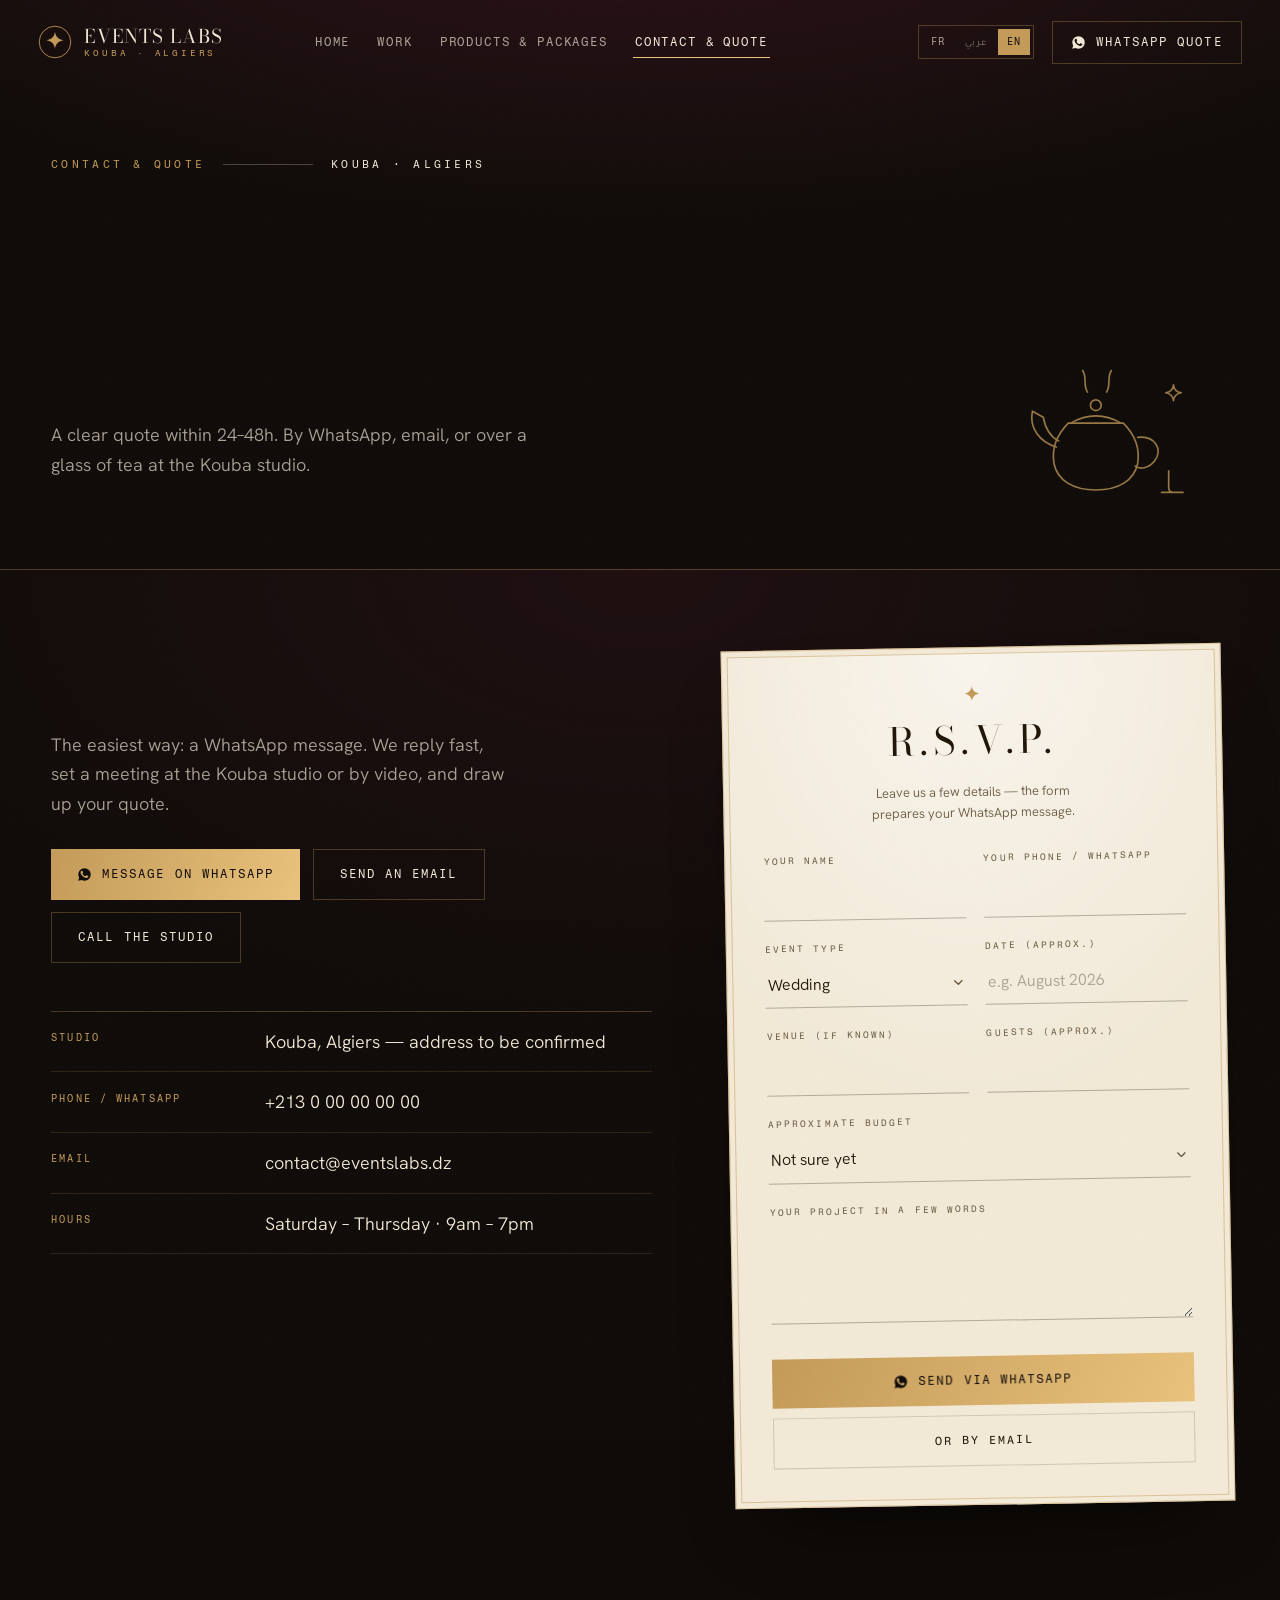
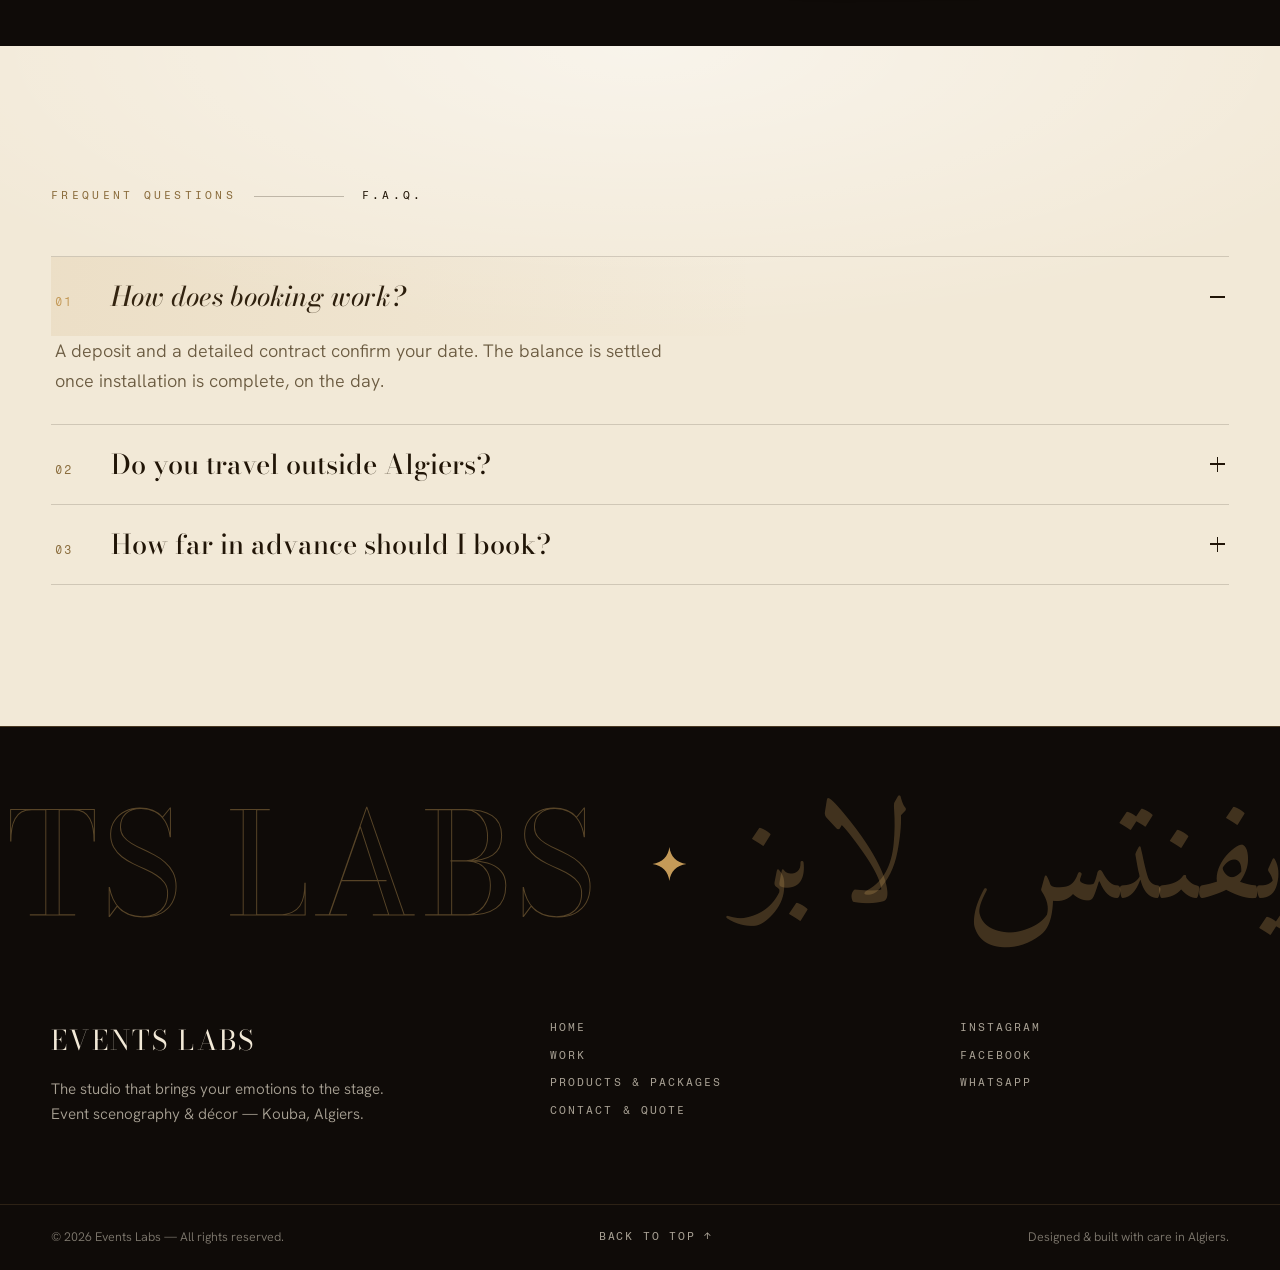
<file: contact.html>
<!DOCTYPE html>
<html lang="fr" dir="ltr">
<head>
  <meta charset="UTF-8" />
  <meta name="viewport" content="width=device-width, initial-scale=1.0" />

  <title>Contact & Devis — Events Labs · Kouba, Alger</title>
  <meta name="description" content="Demandez votre devis Events Labs : mariage, henné, gala, corporate. Réponse sous 24-48h par WhatsApp ou e-mail. Atelier à Kouba, Alger." />
  <meta name="author" content="Events Labs" />
  <meta name="theme-color" content="#0f0b08" />
  <link rel="canonical" href="https://eventslabs.dz/contact.html" />

  <meta property="og:type" content="website" />
  <meta property="og:title" content="Contact & Devis — Events Labs" />
  <meta property="og:description" content="Racontez-nous votre projet — devis clair sous 24-48h. Kouba · Alger." />
  <meta property="og:image" content="assets/img/og-cover.svg" />
  <meta property="og:url" content="https://eventslabs.dz/contact.html" />
  <meta name="twitter:card" content="summary_large_image" />

  <link rel="icon" type="image/svg+xml" href="assets/img/favicon.svg" />
  <link rel="preconnect" href="https://fonts.googleapis.com" />
  <link rel="preconnect" href="https://fonts.gstatic.com" crossorigin />
  <link href="https://fonts.googleapis.com/css2?family=Bodoni+Moda:ital,opsz,wght@0,6..96,400..800;1,6..96,400..800&family=Hanken+Grotesk:ital,wght@0,300..700;1,300..700&family=Fragment+Mono&family=Amiri:ital,wght@0,400;0,700;1,400&family=Tajawal:wght@300;400;500;700&display=swap" rel="stylesheet" />
  <link rel="stylesheet" href="assets/css/styles.css" />
  <script>try{if(sessionStorage.getItem("el-pt")&&!matchMedia("(prefers-reduced-motion: reduce)").matches){document.documentElement.classList.add("pt-cover")}}catch(e){}</script>

  <script type="application/ld+json">
  {
    "@context": "https://schema.org",
    "@type": "ContactPage",
    "name": "Contact & Devis — Events Labs",
    "url": "https://eventslabs.dz/contact.html"
  }
  </script>
</head>

<body data-page="contact">

  <!-- Sprite d'icônes & ornements -->
  <svg class="sr-sprite" aria-hidden="true" focusable="false">
    <defs>
      <symbol id="i-star" viewBox="0 0 24 24">
        <path d="M12 0c.9 6.9 4.9 10.9 12 12-7.1 1.1-11.1 5.1-12 12-.9-6.9-4.9-10.9-12-12C7.1 10.9 11.1 6.9 12 0Z"/>
      </symbol>
      <symbol id="i-wa" viewBox="0 0 24 24">
        <path d="M12.04 2C6.58 2 2.13 6.45 2.13 11.91c0 1.75.46 3.45 1.32 4.95L2 22l5.25-1.38a9.9 9.9 0 0 0 4.79 1.22h.01c5.46 0 9.91-4.45 9.91-9.91 0-2.65-1.03-5.14-2.9-7.01A9.82 9.82 0 0 0 12.04 2Zm5.8 14.07c-.25.69-1.43 1.32-1.96 1.37-.5.05-1.14.21-3.7-.79-3.12-1.23-5.1-4.42-5.26-4.63-.15-.21-1.25-1.66-1.25-3.17 0-1.51.79-2.25 1.07-2.56.28-.31.61-.39.81-.39.2 0 .41 0 .58.01.19.01.44-.07.69.53.25.61.86 2.12.93 2.27.07.15.12.33.02.53-.1.21-.15.33-.3.51-.15.18-.32.4-.45.54-.15.15-.31.31-.13.62.18.31.79 1.31 1.7 2.12 1.17 1.04 2.16 1.36 2.47 1.51.31.15.49.13.67-.08.18-.21.77-.9.98-1.21.21-.31.41-.26.69-.15.28.1 1.78.84 2.08.99.31.15.51.23.59.36.07.13.07.74-.18 1.43Z"/>
      </symbol>
      <symbol id="i-arr" viewBox="0 0 24 24">
        <path d="M4 12h14M13 6l6 6-6 6" fill="none" stroke="currentColor" stroke-width="1.6" stroke-linecap="round" stroke-linejoin="round"/>
      </symbol>
    </defs>
  </svg>

  <div class="grain" aria-hidden="true"></div>
  <div class="cursor-dot" aria-hidden="true"></div>
  <div class="cursor-ring" aria-hidden="true"><span class="cursor-ring__label"></span></div>
  <a href="#main" class="skip-link" data-i18n="skip">Aller au contenu</a>
  <div class="progress" aria-hidden="true"><span class="progress__bar"></span></div>

  <!-- En-tête -->
  <header class="header" id="header">
    <div class="header__inner">
      <a href="index.html" class="brand" aria-label="Events Labs — accueil">
        <svg class="brand__mark" viewBox="0 0 40 40" aria-hidden="true">
          <circle cx="20" cy="20" r="18.6" fill="none" stroke="currentColor" stroke-width="1"/>
          <path d="M20 8c.75 5.75 4.08 9.08 10 10-5.92.92-9.25 4.25-10 10-.75-5.75-4.08-9.08-10-10 5.92-.92 9.25-4.25 10-10Z" fill="currentColor"/>
        </svg>
        <span class="brand__type">
          <span class="brand__name">Events&nbsp;Labs</span>
          <span class="brand__loc" data-i18n="brandLoc">Kouba · Alger</span>
        </span>
      </a>

      <nav class="nav" aria-label="Navigation principale">
        <a href="index.html" data-i18n="navHome">Accueil</a>
        <a href="realisations.html" data-i18n="navReal">Réalisations</a>
        <a href="produits.html" data-i18n="navProducts">Produits & Formules</a>
        <a href="contact.html" aria-current="page" data-i18n="navDevis">Contact & Devis</a>
      </nav>

      <div class="header__end">
        <div class="lang" role="group" aria-label="Langue / اللغة / Language">
          <button class="lang__btn is-active" data-lang="fr" type="button">FR</button>
          <button class="lang__btn" data-lang="ar" type="button" lang="ar">عربي</button>
          <button class="lang__btn" data-lang="en" type="button">EN</button>
        </div>
        <a class="btn btn--line header__cta" data-wa href="#quoteForm">
          <svg class="btn__ico" aria-hidden="true"><use href="#i-wa"/></svg>
          <span data-i18n="ctaQuote">Devis WhatsApp</span>
        </a>
        <button class="burger" type="button" aria-label="Menu" data-i18n-aria="aBurger" aria-expanded="false" aria-controls="mobileNav">
          <span></span><span></span>
        </button>
      </div>
    </div>
  </header>

  <!-- Menu mobile -->
  <div class="mnav" id="mobileNav" aria-hidden="true">
    <nav class="mnav__links" aria-label="Navigation mobile">
      <a href="index.html"><i>01</i><span data-i18n="navHome">Accueil</span></a>
      <a href="realisations.html"><i>02</i><span data-i18n="navReal">Réalisations</span></a>
      <a href="produits.html"><i>03</i><span data-i18n="navProducts">Produits & Formules</span></a>
      <a href="contact.html"><i>04</i><span data-i18n="navDevis">Contact & Devis</span></a>
    </nav>
    <div class="mnav__foot">
      <a class="btn btn--gold" data-wa href="#quoteForm">
        <svg class="btn__ico" aria-hidden="true"><use href="#i-wa"/></svg>
        <span data-i18n="ctaQuote">Devis WhatsApp</span>
      </a>
      <p class="mnav__loc" aria-hidden="true">Kouba · Alger — EST. 2018</p>
    </div>
  </div>

  <main id="main">

    <!-- En-tête de page -->
    <section class="phero">
      <canvas class="sparks" aria-hidden="true"></canvas>
      <svg class="orn draw phero__orn" viewBox="0 0 150 124" aria-hidden="true">
        <path d="M48 52 C 38 62 34 74 36 86 C 39 100 52 108 71 108 C 90 108 103 100 106 86 C 108 74 104 62 94 52 Z" pathLength="1"/>
        <path d="M50 52 Q71 40 92 52" pathLength="1"/>
        <circle cx="71" cy="37" r="4.5" pathLength="1"/>
        <path d="M38 72 C 24 68 15 56 18 42 L 27 47 C 29 58 34 64 40 67" pathLength="1"/>
        <path d="M106 64 C 120 62 128 74 120 84 C 115 90 108 91 104 88" pathLength="1"/>
        <path d="M64 26 C 60 20 64 14 60 8 M80 26 C 84 20 80 14 84 8" pathLength="1"/>
        <path d="M132 92 v14 q0 4 4 4 h0 M126 110 h18" pathLength="1"/>
        <path d="M136 20c.5 4 2.6 6.1 6.5 6.6-3.9.6-6 2.7-6.5 6.6-.5-3.9-2.6-6-6.5-6.6 3.9-.5 6-2.6 6.5-6.6Z" pathLength="1"/>
      </svg>
      <div class="wrap phero__inner">
        <header class="act-head act-head--dark rv">
          <span class="act-head__label" data-i18n="navDevis">Contact & Devis</span>
          <span class="act-head__rule" aria-hidden="true"></span>
          <span class="act-head__name" data-i18n="brandLoc">Kouba · Alger</span>
        </header>
        <h1 class="phero__title t-reveal" data-i18n="cpTitle">Dites-nous tout. On dessine le reste.</h1>
        <p class="phero__lead rv" data-i18n="cpLead">Un devis clair sous 24 à 48 h. Par WhatsApp, e-mail, ou autour d'un thé à l'atelier de Kouba.</p>
      </div>
    </section>

    <!-- Contact + formulaire -->
    <section class="contact section section--stage section--tight" id="contact" style="padding-top: clamp(50px, 6vw, 90px);">
      <div class="wrap contact__grid">
        <div class="contact__intro">
          <h2 class="section__title t-reveal" data-i18n="ctTitle">Réservez votre date.</h2>
          <p class="contact__text rv" data-i18n="ctText">Le plus simple : un message WhatsApp. On vous répond vite, on cale un rendez-vous à l'atelier de Kouba ou en visio, et on dessine votre devis.</p>

          <div class="contact__actions rv">
            <a class="btn btn--gold" data-wa href="#quoteForm">
              <svg class="btn__ico" aria-hidden="true"><use href="#i-wa"/></svg>
              <span data-i18n="ctaWa">Écrire sur WhatsApp</span>
            </a>
            <a class="btn btn--ghost" data-mail href="#"><span data-i18n="ctaEmail">Envoyer un e-mail</span></a>
            <a class="btn btn--ghost" data-call href="#"><span data-i18n="ctaCall">Appeler l'atelier</span></a>
          </div>

          <ul class="contact__details rv">
            <li>
              <span class="contact__lbl" data-i18n="cAddr">Atelier</span>
              <span class="contact__val" data-i18n="cAddrVal">Kouba, Alger — adresse à préciser</span>
            </li>
            <li>
              <span class="contact__lbl" data-i18n="cPhone">Téléphone / WhatsApp</span>
              <span class="contact__val" dir="ltr" data-phone-display>+213 0 00 00 00 00</span>
            </li>
            <li>
              <span class="contact__lbl" data-i18n="cMail">E-mail</span>
              <span class="contact__val" dir="ltr" data-mail-display>contact@eventslabs.dz</span>
            </li>
            <li>
              <span class="contact__lbl" data-i18n="cHours">Horaires</span>
              <span class="contact__val" data-i18n="cHoursVal">Samedi – jeudi · 9h – 19h</span>
            </li>
          </ul>
        </div>

        <form class="rsvp rv" id="quoteForm" novalidate>
          <div class="rsvp__head">
            <svg class="rsvp__star" aria-hidden="true"><use href="#i-star"/></svg>
            <span class="rsvp__title">R.S.V.P.</span>
            <p class="rsvp__hint" data-i18n="formHint">Laissez-nous quelques infos — le formulaire prépare votre message WhatsApp.</p>
          </div>

          <div class="field field--row">
            <div>
              <label for="f-name" data-i18n="fName">Votre nom</label>
              <input id="f-name" name="name" type="text" autocomplete="name" required />
            </div>
            <div>
              <label for="f-phone" data-i18n="fPhone">Votre téléphone / WhatsApp</label>
              <input id="f-phone" name="phone" type="tel" autocomplete="tel" dir="ltr" />
            </div>
          </div>
          <div class="field field--row">
            <div>
              <label for="f-type" data-i18n="fType">Type d'événement</label>
              <select id="f-type" name="type">
                <option data-i18n="optWedding">Mariage</option>
                <option data-i18n="optHenna">Henné / Fiançailles</option>
                <option data-i18n="optGala">Gala / Soirée</option>
                <option data-i18n="optCorp">Entreprise / Lancement</option>
                <option data-i18n="optOther">Autre</option>
              </select>
            </div>
            <div>
              <label for="f-date" data-i18n="fDate">Date (approx.)</label>
              <input id="f-date" name="date" type="text" placeholder="ex. août 2026" data-i18n-ph="fDatePh" />
            </div>
          </div>
          <div class="field field--row">
            <div>
              <label for="f-place" data-i18n="fPlace">Lieu / salle (si connu)</label>
              <input id="f-place" name="place" type="text" />
            </div>
            <div>
              <label for="f-guests" data-i18n="fGuests">Nombre d'invités (approx.)</label>
              <input id="f-guests" name="guests" type="number" min="1" inputmode="numeric" dir="ltr" />
            </div>
          </div>
          <div class="field">
            <label for="f-budget" data-i18n="fBudget">Budget approximatif</label>
            <select id="f-budget" name="budget">
              <option data-i18n="optB0">Je ne sais pas encore</option>
              <option data-i18n="optB1">Moins de 100 000 DA</option>
              <option data-i18n="optB2">100 000 – 300 000 DA</option>
              <option data-i18n="optB3">300 000 – 600 000 DA</option>
              <option data-i18n="optB4">Plus de 600 000 DA</option>
            </select>
          </div>
          <div class="field">
            <label for="f-msg" data-i18n="fMsg">Votre projet en quelques mots</label>
            <textarea id="f-msg" name="msg" rows="3"></textarea>
          </div>

          <div class="rsvp__actions">
            <button class="btn btn--gold rsvp__submit" type="submit">
              <svg class="btn__ico" aria-hidden="true"><use href="#i-wa"/></svg>
              <span data-i18n="formSubmit">Envoyer sur WhatsApp</span>
            </button>
            <button class="btn btn--ghost btn--ink" type="button" id="quoteMail"><span data-i18n="formSubmitMail">Ou par e-mail</span></button>
          </div>
        </form>
      </div>
    </section>

    <!-- FAQ -->
    <section class="faq section section--paper">
      <div class="wrap">
        <header class="act-head rv">
          <span class="act-head__label" data-i18n="faqLabel">Questions fréquentes</span>
          <span class="act-head__rule" aria-hidden="true"></span>
          <span class="act-head__name">F.A.Q.</span>
        </header>

        <div class="acc acc--faq">
          <article class="acc__item is-open rv">
            <button class="acc__head" type="button" aria-expanded="true">
              <span class="acc__num">01</span>
              <span class="acc__title" data-i18n="faq1Q">Comment se passe la réservation ?</span>
              <span class="acc__icon" aria-hidden="true"></span>
            </button>
            <div class="acc__body">
              <div class="acc__inner">
                <p class="acc__desc" data-i18n="faq1A">Un acompte et un contrat détaillé confirment votre date. Le solde se règle une fois l'installation terminée, le jour J.</p>
              </div>
            </div>
          </article>
          <article class="acc__item rv">
            <button class="acc__head" type="button" aria-expanded="false">
              <span class="acc__num">02</span>
              <span class="acc__title" data-i18n="faq2Q">Vous déplacez-vous hors d'Alger ?</span>
              <span class="acc__icon" aria-hidden="true"></span>
            </button>
            <div class="acc__body">
              <div class="acc__inner">
                <p class="acc__desc" data-i18n="faq2A">Notre zone principale est l'Algérois. Au-delà, on étudie chaque demande, avec des frais de déplacement annoncés en toute transparence.</p>
              </div>
            </div>
          </article>
          <article class="acc__item rv">
            <button class="acc__head" type="button" aria-expanded="false">
              <span class="acc__num">03</span>
              <span class="acc__title" data-i18n="faq3Q">Combien de temps à l'avance faut-il réserver ?</span>
              <span class="acc__icon" aria-hidden="true"></span>
            </button>
            <div class="acc__body">
              <div class="acc__inner">
                <p class="acc__desc" data-i18n="faq3A">Pour un mariage en haute saison, comptez 3 à 6 mois. Pour un henné, un anniversaire ou un corporate, quelques semaines suffisent souvent.</p>
              </div>
            </div>
          </article>
        </div>
      </div>
    </section>
  </main>

  <!-- PIED DE PAGE -->
  <footer class="footer">
    <div class="footer__marquee" aria-hidden="true" dir="ltr">
      <div class="footer__marquee-track">
        <span>Events Labs</span><svg class="tick-star"><use href="#i-star"/></svg>
        <span lang="ar">إيفنتس لابز</span><svg class="tick-star"><use href="#i-star"/></svg>
        <span>Events Labs</span><svg class="tick-star"><use href="#i-star"/></svg>
        <span lang="ar">إيفنتس لابز</span><svg class="tick-star"><use href="#i-star"/></svg>
      </div>
    </div>

    <div class="wrap footer__inner">
      <div class="footer__brand">
        <span class="footer__name">Events&nbsp;Labs</span>
        <p class="footer__tag" data-i18n="footerTag">L'atelier qui met vos émotions en scène. Scénographie & décoration événementielle — Kouba, Alger.</p>
      </div>
      <nav class="footer__nav" aria-label="Pied de page">
        <a href="index.html" data-i18n="navHome">Accueil</a>
        <a href="realisations.html" data-i18n="navReal">Réalisations</a>
        <a href="produits.html" data-i18n="navProducts">Produits & Formules</a>
        <a href="contact.html" data-i18n="navDevis">Contact & Devis</a>
      </nav>
      <div class="footer__social">
        <a href="https://www.instagram.com/eventslabs.dz" target="_blank" rel="noopener">Instagram</a>
        <a href="https://www.facebook.com/eventslabs.dz" target="_blank" rel="noopener">Facebook</a>
        <a href="#" data-wa>WhatsApp</a>
      </div>
    </div>
    <div class="wrap footer__bottom">
      <span>© <span id="year">2026</span> Events Labs — <span data-i18n="footerRights">Tous droits réservés.</span></span>
      <a class="footer__top" href="#main" data-i18n="backTop">Retour en haut ↑</a>
      <span class="footer__credit" data-i18n="footerMade">Conçu & fabriqué avec soin à Alger.</span>
    </div>
  </footer>

  <!-- Bouton WhatsApp flottant -->
  <a class="fab-wa" data-wa href="#quoteForm" aria-label="WhatsApp" data-i18n-aria="aWa">
    <svg aria-hidden="true"><use href="#i-wa"/></svg>
  </a>

  <script src="assets/js/i18n.js"></script>
  <script src="assets/js/main.js"></script>
</body>
</html>
</file>
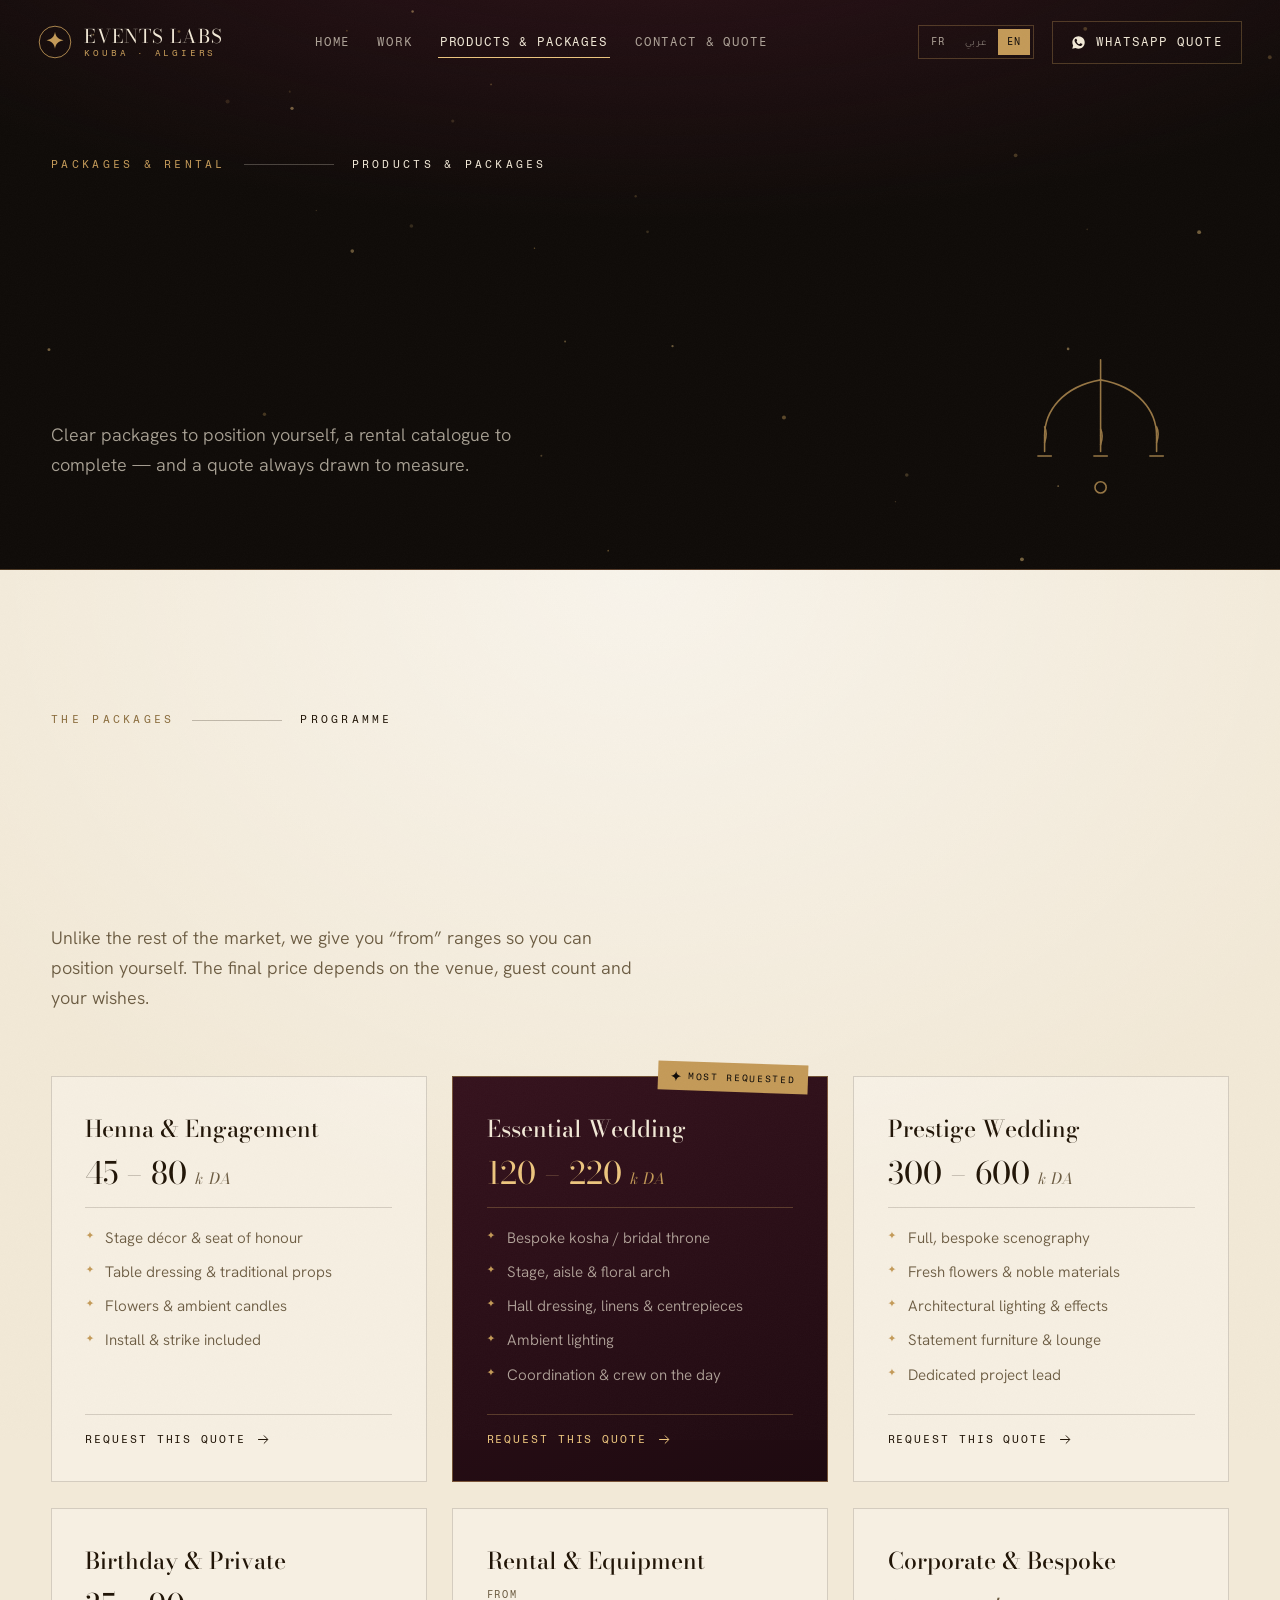
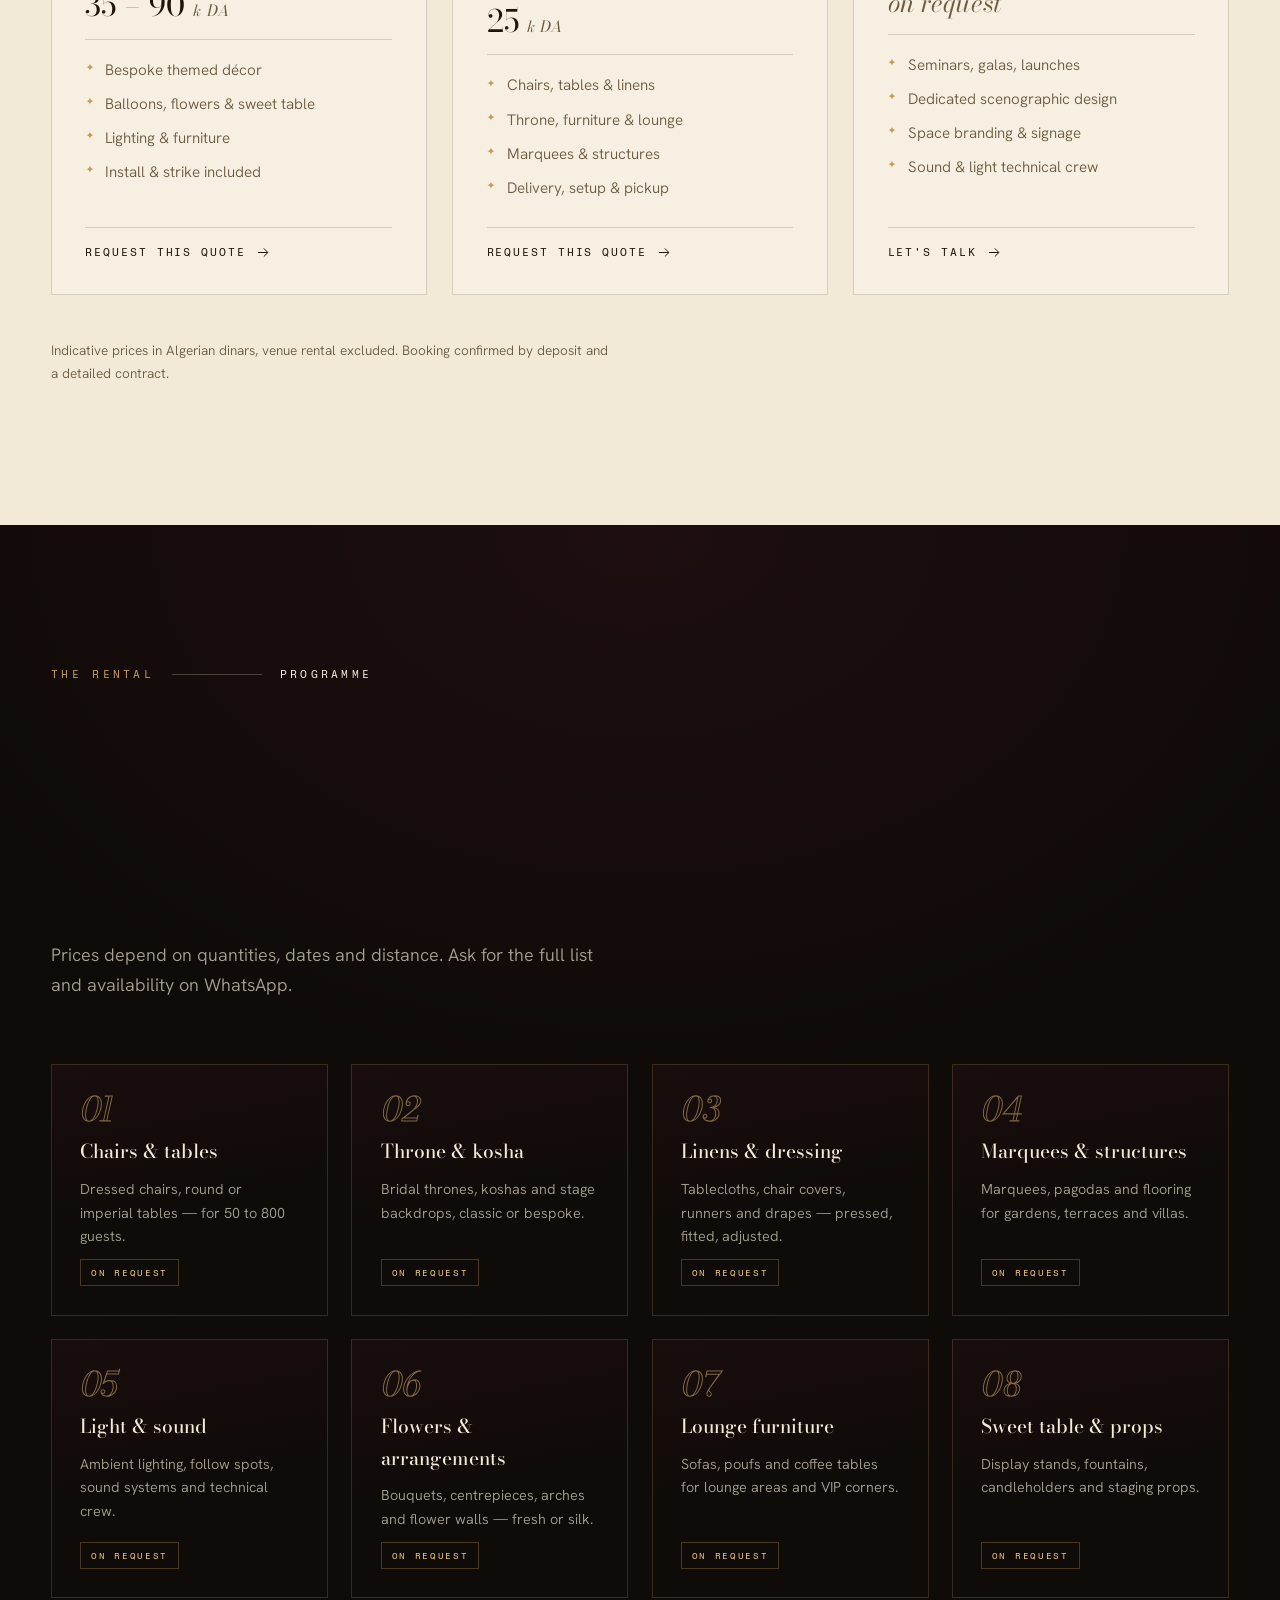
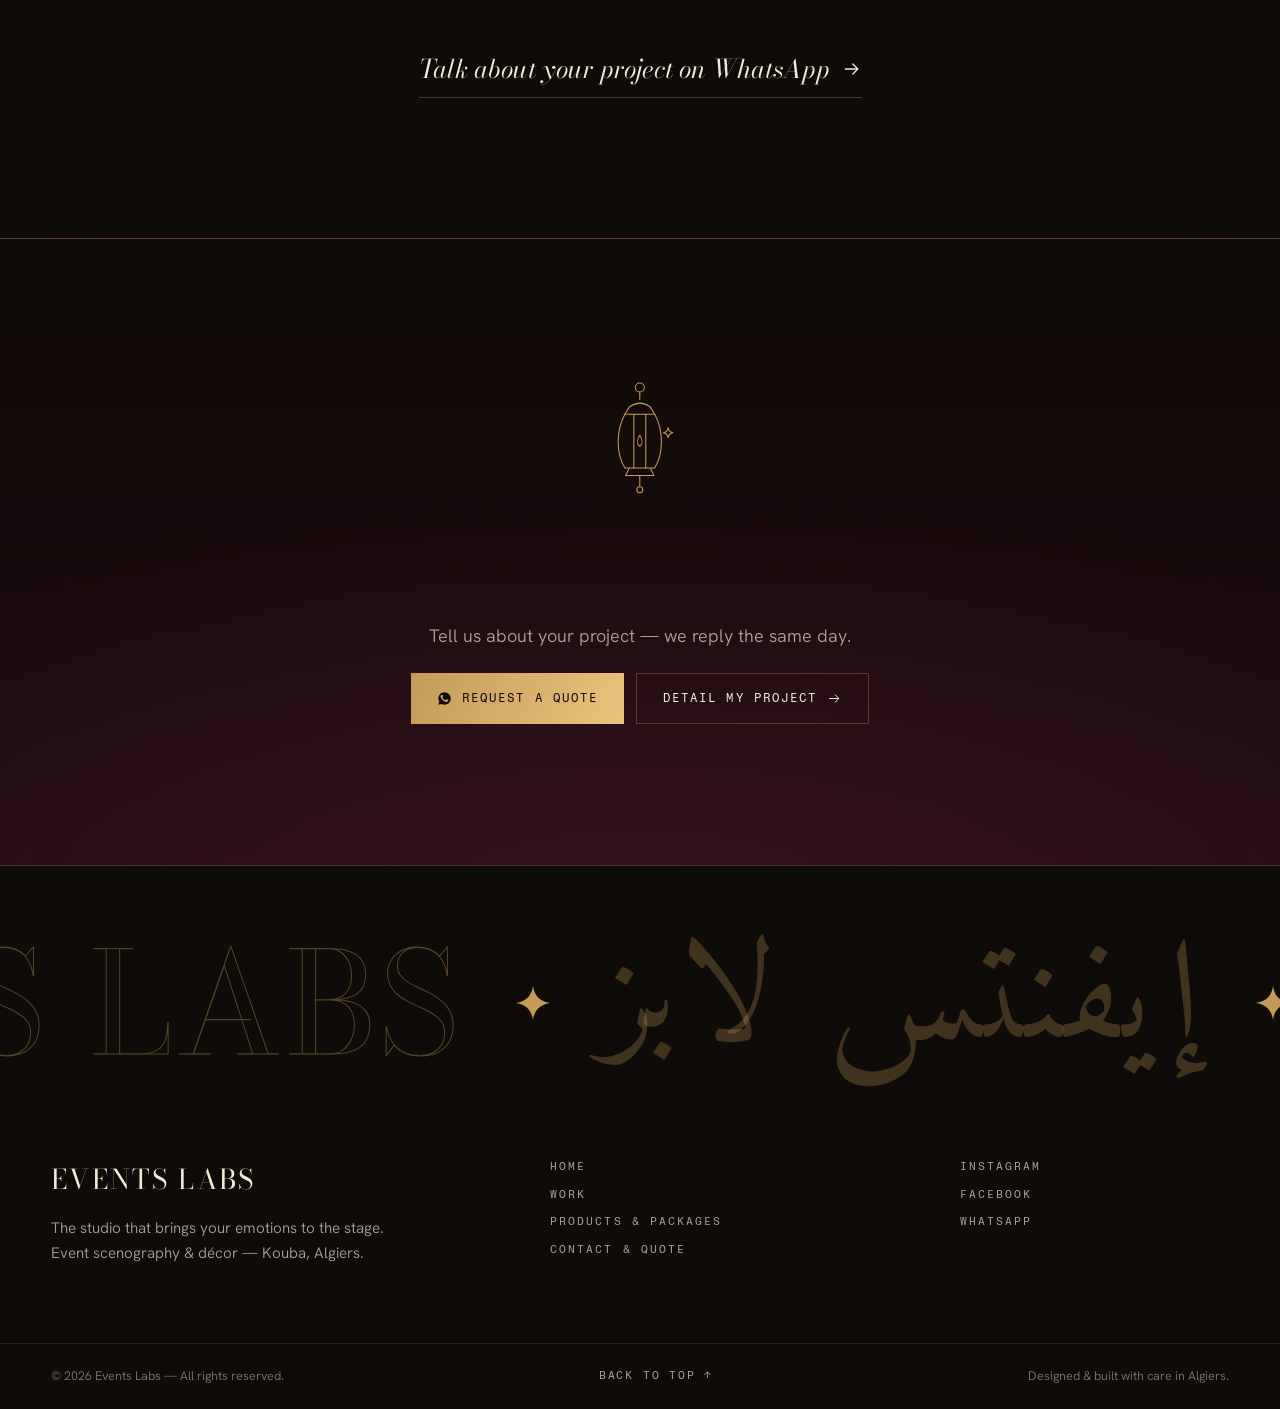
<file: produits.html>
<!DOCTYPE html>
<html lang="fr" dir="ltr">
<head>
  <meta charset="UTF-8" />
  <meta name="viewport" content="width=device-width, initial-scale=1.0" />

  <title>Produits & Formules — Events Labs · Décoration événementielle à Alger</title>
  <meta name="description" content="Formules mariage, henné, gala et corporate avec fourchettes de prix claires, plus le catalogue de location : chaises, tables, kosha, chapiteaux, lumière et son. Events Labs, Kouba · Alger." />
  <meta name="author" content="Events Labs" />
  <meta name="theme-color" content="#0f0b08" />
  <link rel="canonical" href="https://eventslabs.dz/produits.html" />

  <meta property="og:type" content="website" />
  <meta property="og:title" content="Produits & Formules — Events Labs" />
  <meta property="og:description" content="Des formules claires et un catalogue de location complet — devis sur mesure. Kouba · Alger." />
  <meta property="og:image" content="assets/img/og-cover.svg" />
  <meta property="og:url" content="https://eventslabs.dz/produits.html" />
  <meta name="twitter:card" content="summary_large_image" />

  <link rel="icon" type="image/svg+xml" href="assets/img/favicon.svg" />
  <link rel="preconnect" href="https://fonts.googleapis.com" />
  <link rel="preconnect" href="https://fonts.gstatic.com" crossorigin />
  <link href="https://fonts.googleapis.com/css2?family=Bodoni+Moda:ital,opsz,wght@0,6..96,400..800;1,6..96,400..800&family=Hanken+Grotesk:ital,wght@0,300..700;1,300..700&family=Fragment+Mono&family=Amiri:ital,wght@0,400;0,700;1,400&family=Tajawal:wght@300;400;500;700&display=swap" rel="stylesheet" />
  <link rel="stylesheet" href="assets/css/styles.css" />
  <script>try{if(sessionStorage.getItem("el-pt")&&!matchMedia("(prefers-reduced-motion: reduce)").matches){document.documentElement.classList.add("pt-cover")}}catch(e){}</script>
</head>

<body data-page="products">

  <!-- Sprite d'icônes & ornements -->
  <svg class="sr-sprite" aria-hidden="true" focusable="false">
    <defs>
      <symbol id="i-star" viewBox="0 0 24 24">
        <path d="M12 0c.9 6.9 4.9 10.9 12 12-7.1 1.1-11.1 5.1-12 12-.9-6.9-4.9-10.9-12-12C7.1 10.9 11.1 6.9 12 0Z"/>
      </symbol>
      <symbol id="i-wa" viewBox="0 0 24 24">
        <path d="M12.04 2C6.58 2 2.13 6.45 2.13 11.91c0 1.75.46 3.45 1.32 4.95L2 22l5.25-1.38a9.9 9.9 0 0 0 4.79 1.22h.01c5.46 0 9.91-4.45 9.91-9.91 0-2.65-1.03-5.14-2.9-7.01A9.82 9.82 0 0 0 12.04 2Zm5.8 14.07c-.25.69-1.43 1.32-1.96 1.37-.5.05-1.14.21-3.7-.79-3.12-1.23-5.1-4.42-5.26-4.63-.15-.21-1.25-1.66-1.25-3.17 0-1.51.79-2.25 1.07-2.56.28-.31.61-.39.81-.39.2 0 .41 0 .58.01.19.01.44-.07.69.53.25.61.86 2.12.93 2.27.07.15.12.33.02.53-.1.21-.15.33-.3.51-.15.18-.32.4-.45.54-.15.15-.31.31-.13.62.18.31.79 1.31 1.7 2.12 1.17 1.04 2.16 1.36 2.47 1.51.31.15.49.13.67-.08.18-.21.77-.9.98-1.21.21-.31.41-.26.69-.15.28.1 1.78.84 2.08.99.31.15.51.23.59.36.07.13.07.74-.18 1.43Z"/>
      </symbol>
      <symbol id="i-arr" viewBox="0 0 24 24">
        <path d="M4 12h14M13 6l6 6-6 6" fill="none" stroke="currentColor" stroke-width="1.6" stroke-linecap="round" stroke-linejoin="round"/>
      </symbol>
    </defs>
  </svg>

  <div class="grain" aria-hidden="true"></div>
  <div class="cursor-dot" aria-hidden="true"></div>
  <div class="cursor-ring" aria-hidden="true"><span class="cursor-ring__label"></span></div>
  <a href="#main" class="skip-link" data-i18n="skip">Aller au contenu</a>
  <div class="progress" aria-hidden="true"><span class="progress__bar"></span></div>

  <!-- En-tête -->
  <header class="header" id="header">
    <div class="header__inner">
      <a href="index.html" class="brand" aria-label="Events Labs — accueil">
        <svg class="brand__mark" viewBox="0 0 40 40" aria-hidden="true">
          <circle cx="20" cy="20" r="18.6" fill="none" stroke="currentColor" stroke-width="1"/>
          <path d="M20 8c.75 5.75 4.08 9.08 10 10-5.92.92-9.25 4.25-10 10-.75-5.75-4.08-9.08-10-10 5.92-.92 9.25-4.25 10-10Z" fill="currentColor"/>
        </svg>
        <span class="brand__type">
          <span class="brand__name">Events&nbsp;Labs</span>
          <span class="brand__loc" data-i18n="brandLoc">Kouba · Alger</span>
        </span>
      </a>

      <nav class="nav" aria-label="Navigation principale">
        <a href="index.html" data-i18n="navHome">Accueil</a>
        <a href="realisations.html" data-i18n="navReal">Réalisations</a>
        <a href="produits.html" aria-current="page" data-i18n="navProducts">Produits & Formules</a>
        <a href="contact.html" data-i18n="navDevis">Contact & Devis</a>
      </nav>

      <div class="header__end">
        <div class="lang" role="group" aria-label="Langue / اللغة / Language">
          <button class="lang__btn is-active" data-lang="fr" type="button">FR</button>
          <button class="lang__btn" data-lang="ar" type="button" lang="ar">عربي</button>
          <button class="lang__btn" data-lang="en" type="button">EN</button>
        </div>
        <a class="btn btn--line header__cta" data-wa href="contact.html">
          <svg class="btn__ico" aria-hidden="true"><use href="#i-wa"/></svg>
          <span data-i18n="ctaQuote">Devis WhatsApp</span>
        </a>
        <button class="burger" type="button" aria-label="Menu" data-i18n-aria="aBurger" aria-expanded="false" aria-controls="mobileNav">
          <span></span><span></span>
        </button>
      </div>
    </div>
  </header>

  <!-- Menu mobile -->
  <div class="mnav" id="mobileNav" aria-hidden="true">
    <nav class="mnav__links" aria-label="Navigation mobile">
      <a href="index.html"><i>01</i><span data-i18n="navHome">Accueil</span></a>
      <a href="realisations.html"><i>02</i><span data-i18n="navReal">Réalisations</span></a>
      <a href="produits.html"><i>03</i><span data-i18n="navProducts">Produits & Formules</span></a>
      <a href="contact.html"><i>04</i><span data-i18n="navDevis">Contact & Devis</span></a>
    </nav>
    <div class="mnav__foot">
      <a class="btn btn--gold" data-wa href="contact.html">
        <svg class="btn__ico" aria-hidden="true"><use href="#i-wa"/></svg>
        <span data-i18n="ctaQuote">Devis WhatsApp</span>
      </a>
      <p class="mnav__loc" aria-hidden="true">Kouba · Alger — EST. 2018</p>
    </div>
  </div>

  <main id="main">

    <!-- En-tête de page -->
    <section class="phero">
      <canvas class="sparks" aria-hidden="true"></canvas>
      <svg class="orn draw phero__orn" viewBox="0 0 160 140" aria-hidden="true">
        <path d="M80 6 v18" pathLength="1"/>
        <path d="M80 24 C 46 30 30 52 30 74" pathLength="1"/>
        <path d="M80 24 C 114 30 130 52 130 74" pathLength="1"/>
        <path d="M80 24 v50" pathLength="1"/>
        <path d="M30 74 v14 M80 74 v14 M130 74 v14" pathLength="1"/>
        <path d="M24 92 h12 M74 92 h12 M124 92 h12" pathLength="1"/>
        <path d="M30 80 c2 -6 2 -10 0 -14 M80 82 c2 -6 2 -10 0 -14 M130 80 c2 -6 2 -10 0 -14" pathLength="1"/>
        <circle cx="80" cy="120" r="5" pathLength="1"/>
      </svg>
      <div class="wrap phero__inner">
        <header class="act-head act-head--dark rv">
          <span class="act-head__label" data-i18n="ppLabel">Programme & location</span>
          <span class="act-head__rule" aria-hidden="true"></span>
          <span class="act-head__name" data-i18n="navProducts">Produits & Formules</span>
        </header>
        <h1 class="phero__title t-reveal" data-i18n="ppTitle">Le programme de votre soirée.</h1>
        <p class="phero__lead rv" data-i18n="ppLead">Des formules claires pour vous situer, un catalogue de location pour compléter — et un devis toujours dessiné sur mesure.</p>
      </div>
    </section>

    <!-- Les formules -->
    <section class="pricing section section--paper" id="formules">
      <div class="wrap">
        <header class="act-head rv">
          <span class="act-head__label" data-i18n="ppFormLabel">Les formules</span>
          <span class="act-head__rule" aria-hidden="true"></span>
          <span class="act-head__name" data-i18n="navFormules">Programme</span>
        </header>

        <div class="pricing__intro">
          <h2 class="section__title t-reveal" data-i18n="prTitle">Des repères clairs. Le devis, toujours sur-mesure.</h2>
          <p class="pricing__note rv" data-i18n="prNote">Contrairement à l'usage du marché, on vous donne des fourchettes « à partir de » pour vous situer. Le prix final dépend du lieu, du nombre d'invités et de vos envies.</p>
        </div>

        <div class="plans">
          <article class="plan rv">
            <div class="plan__top">
              <h3 class="plan__name" data-i18n="plan1Name">Henné & Fiançailles</h3>
              <p class="plan__price" dir="ltr">45 – 80 <i>k DA</i></p>
            </div>
            <ul class="plan__feats">
              <li data-i18n="plan1f1">Décor de scène & assise d'honneur</li>
              <li data-i18n="plan1f2">Habillage table & accessoires traditionnels</li>
              <li data-i18n="plan1f3">Fleurs & bougies d'ambiance</li>
              <li data-i18n="plan1f4">Installation & démontage inclus</li>
            </ul>
            <a class="plan__cta" data-wa href="contact.html"><span data-i18n="planCta">Demander ce devis</span><svg class="flip-rtl" aria-hidden="true"><use href="#i-arr"/></svg></a>
          </article>

          <article class="plan plan--feature rv">
            <span class="plan__badge"><svg aria-hidden="true"><use href="#i-star"/></svg><span data-i18n="planPop">Le plus demandé</span></span>
            <div class="plan__top">
              <h3 class="plan__name" data-i18n="plan2Name">Mariage Essentiel</h3>
              <p class="plan__price" dir="ltr">120 – 220 <i>k DA</i></p>
            </div>
            <ul class="plan__feats">
              <li data-i18n="plan2f1">Kosha / trône des mariés sur-mesure</li>
              <li data-i18n="plan2f2">Scène, allée & arche florale</li>
              <li data-i18n="plan2f3">Habillage salle, nappage & centres de table</li>
              <li data-i18n="plan2f4">Mise en lumière d'ambiance</li>
              <li data-i18n="plan2f5">Coordination & équipe le jour J</li>
            </ul>
            <a class="plan__cta" data-wa href="contact.html"><span data-i18n="planCta">Demander ce devis</span><svg class="flip-rtl" aria-hidden="true"><use href="#i-arr"/></svg></a>
          </article>

          <article class="plan rv">
            <div class="plan__top">
              <h3 class="plan__name" data-i18n="plan3Name">Mariage Prestige</h3>
              <p class="plan__price" dir="ltr">300 – 600 <i>k DA</i></p>
            </div>
            <ul class="plan__feats">
              <li data-i18n="plan3f1">Scénographie complète & sur-mesure</li>
              <li data-i18n="plan3f2">Fleurs naturelles & matières nobles</li>
              <li data-i18n="plan3f3">Lumière architecturale & effets</li>
              <li data-i18n="plan3f4">Mobilier d'exception & lounge</li>
              <li data-i18n="plan3f5">Chef de projet dédié</li>
            </ul>
            <a class="plan__cta" data-wa href="contact.html"><span data-i18n="planCta">Demander ce devis</span><svg class="flip-rtl" aria-hidden="true"><use href="#i-arr"/></svg></a>
          </article>

          <article class="plan rv">
            <div class="plan__top">
              <h3 class="plan__name" data-i18n="plan5Name">Anniversaire & Privé</h3>
              <p class="plan__price" dir="ltr">35 – 90 <i>k DA</i></p>
            </div>
            <ul class="plan__feats">
              <li data-i18n="plan5f1">Décor thématique sur-mesure</li>
              <li data-i18n="plan5f2">Ballons, fleurs & sweet table</li>
              <li data-i18n="plan5f3">Mise en lumière & mobilier</li>
              <li data-i18n="plan5f4">Installation & démontage inclus</li>
            </ul>
            <a class="plan__cta" data-wa href="contact.html"><span data-i18n="planCta">Demander ce devis</span><svg class="flip-rtl" aria-hidden="true"><use href="#i-arr"/></svg></a>
          </article>

          <article class="plan rv">
            <div class="plan__top">
              <h3 class="plan__name" data-i18n="plan6Name">Location & Matériel</h3>
              <p class="plan__price"><span class="plan__from" data-i18n="from">à partir de</span> <span dir="ltr">25 <i>k DA</i></span></p>
            </div>
            <ul class="plan__feats">
              <li data-i18n="plan6f1">Chaises, tables & nappage</li>
              <li data-i18n="plan6f2">Trône, mobilier & lounge</li>
              <li data-i18n="plan6f3">Chapiteaux & structures</li>
              <li data-i18n="plan6f4">Livraison, montage & reprise</li>
            </ul>
            <a class="plan__cta" data-wa href="contact.html"><span data-i18n="planCta">Demander ce devis</span><svg class="flip-rtl" aria-hidden="true"><use href="#i-arr"/></svg></a>
          </article>

          <article class="plan rv">
            <div class="plan__top">
              <h3 class="plan__name" data-i18n="plan4Name">Corporate & Sur-mesure</h3>
              <p class="plan__price plan__price--txt" data-i18n="plan4From">sur étude</p>
            </div>
            <ul class="plan__feats">
              <li data-i18n="plan4f1">Séminaires, galas, lancements</li>
              <li data-i18n="plan4f2">Conception scénographique dédiée</li>
              <li data-i18n="plan4f3">Branding d'espace & signalétique</li>
              <li data-i18n="plan4f4">Régie technique son & lumière</li>
            </ul>
            <a class="plan__cta" data-wa href="contact.html"><span data-i18n="planCtaCustom">Parlons-en</span><svg class="flip-rtl" aria-hidden="true"><use href="#i-arr"/></svg></a>
          </article>
        </div>

        <p class="pricing__legal rv" data-i18n="prLegal">Prix indicatifs en dinars algériens, hors location de salle. Réservation confirmée par acompte et contrat détaillé.</p>
      </div>
    </section>

    <!-- La location -->
    <section class="location section section--stage" id="location">
      <div class="wrap">
        <header class="act-head act-head--dark rv">
          <span class="act-head__label" data-i18n="ppLocLabel">La location</span>
          <span class="act-head__rule" aria-hidden="true"></span>
          <span class="act-head__name" data-i18n="navFormules">Programme</span>
        </header>

        <div class="pricing__intro">
          <h2 class="section__title t-reveal" data-i18n="ppLocTitle">Le matériel, livré, monté et repris par nos équipes.</h2>
          <p class="location__note rv" data-i18n="ppLocNote">Tarifs selon quantités, dates et distance. Demandez la liste complète et les disponibilités sur WhatsApp.</p>
        </div>

        <div class="prods">
          <article class="prod rv">
            <span class="prod__num" aria-hidden="true">01</span>
            <h3 class="prod__name" data-i18n="prod1N">Chaises & tables</h3>
            <p class="prod__desc" data-i18n="prod1D">Chaises habillées, tables rondes ou impériales — de 50 à 800 invités.</p>
            <span class="prod__tag" data-i18n="ppOnQuote">sur devis</span>
          </article>
          <article class="prod rv">
            <span class="prod__num" aria-hidden="true">02</span>
            <h3 class="prod__name" data-i18n="prod2N">Trône & kosha</h3>
            <p class="prod__desc" data-i18n="prod2D">Trônes des mariés, koshas et fonds de scène, classiques ou sur-mesure.</p>
            <span class="prod__tag" data-i18n="ppOnQuote">sur devis</span>
          </article>
          <article class="prod rv">
            <span class="prod__num" aria-hidden="true">03</span>
            <h3 class="prod__name" data-i18n="prod3N">Nappage & habillage</h3>
            <p class="prod__desc" data-i18n="prod3D">Nappes, housses, chemins de table et drapés — repassés, posés, ajustés.</p>
            <span class="prod__tag" data-i18n="ppOnQuote">sur devis</span>
          </article>
          <article class="prod rv">
            <span class="prod__num" aria-hidden="true">04</span>
            <h3 class="prod__name" data-i18n="prod4N">Chapiteaux & structures</h3>
            <p class="prod__desc" data-i18n="prod4D">Chapiteaux, pagodes et planchers pour jardins, terrasses et villas.</p>
            <span class="prod__tag" data-i18n="ppOnQuote">sur devis</span>
          </article>
          <article class="prod rv">
            <span class="prod__num" aria-hidden="true">05</span>
            <h3 class="prod__name" data-i18n="prod5N">Lumière & son</h3>
            <p class="prod__desc" data-i18n="prod5D">Éclairage d'ambiance, poursuites, sonorisation et régie technique.</p>
            <span class="prod__tag" data-i18n="ppOnQuote">sur devis</span>
          </article>
          <article class="prod rv">
            <span class="prod__num" aria-hidden="true">06</span>
            <h3 class="prod__name" data-i18n="prod6N">Fleurs & compositions</h3>
            <p class="prod__desc" data-i18n="prod6D">Bouquets, centres de table, arches et murs fleuris — frais ou soie.</p>
            <span class="prod__tag" data-i18n="ppOnQuote">sur devis</span>
          </article>
          <article class="prod rv">
            <span class="prod__num" aria-hidden="true">07</span>
            <h3 class="prod__name" data-i18n="prod7N">Mobilier lounge</h3>
            <p class="prod__desc" data-i18n="prod7D">Canapés, poufs et tables basses pour espaces salon et coins VIP.</p>
            <span class="prod__tag" data-i18n="ppOnQuote">sur devis</span>
          </article>
          <article class="prod rv">
            <span class="prod__num" aria-hidden="true">08</span>
            <h3 class="prod__name" data-i18n="prod8N">Sweet table & accessoires</h3>
            <p class="prod__desc" data-i18n="prod8D">Présentoirs, fontaines, bougeoirs et accessoires de mise en scène.</p>
            <span class="prod__tag" data-i18n="ppOnQuote">sur devis</span>
          </article>
        </div>

        <p class="work__cta rv">
          <a class="link-arrow" data-wa href="contact.html">
            <span data-i18n="wkCta">Discuter de votre projet sur WhatsApp</span>
            <svg class="flip-rtl" aria-hidden="true"><use href="#i-arr"/></svg>
          </a>
        </p>
      </div>
    </section>

    <!-- R.S.V.P. — bandeau final -->
    <section class="banner section section--velvet" id="rsvp">
      <canvas class="sparks" aria-hidden="true"></canvas>
      <div class="wrap banner__inner">
        <svg class="orn draw banner__lantern" viewBox="0 0 120 156" aria-hidden="true">
          <circle cx="60" cy="10" r="6" pathLength="1"/>
          <path d="M60 16 v10" pathLength="1"/>
          <path d="M46 36 Q60 26 74 36 L80 46 H40 Z" pathLength="1"/>
          <path d="M40 46 C 28 68 28 98 40 118 L80 118 C 92 98 92 68 80 46" pathLength="1"/>
          <path d="M52 46 v72 M68 46 v72" pathLength="1"/>
          <path d="M46 118 l-5 10 h38 l-5 -10" pathLength="1"/>
          <path d="M60 128 v14" pathLength="1"/>
          <circle cx="60" cy="147" r="4" pathLength="1"/>
          <path d="M60 74 C 56 80 56 86 60 89 C 64 86 64 80 60 74Z" pathLength="1"/>
          <path d="M98 64c.5 4 2.6 6.1 6.5 6.6-3.9.6-6 2.7-6.5 6.6-.5-3.9-2.6-6-6.5-6.6 3.9-.5 6-2.6 6.5-6.6Z" pathLength="1"/>
        </svg>
        <h2 class="banner__title t-reveal" data-i18n="bannerTitle">Une date en tête&nbsp;?</h2>
        <p class="banner__text rv" data-i18n="bannerText">Racontez-nous votre projet — on vous répond dans la journée.</p>
        <div class="banner__actions rv">
          <a class="btn btn--gold" data-wa href="contact.html">
            <svg class="btn__ico" aria-hidden="true"><use href="#i-wa"/></svg>
            <span data-i18n="bannerCta">Demander un devis</span>
          </a>
          <a class="btn btn--ghost" href="contact.html">
            <span data-i18n="bannerAlt">Détailler mon projet</span>
            <svg class="btn__ico btn__ico--arr flip-rtl" aria-hidden="true"><use href="#i-arr"/></svg>
          </a>
        </div>
      </div>
    </section>
  </main>

  <!-- PIED DE PAGE -->
  <footer class="footer">
    <div class="footer__marquee" aria-hidden="true" dir="ltr">
      <div class="footer__marquee-track">
        <span>Events Labs</span><svg class="tick-star"><use href="#i-star"/></svg>
        <span lang="ar">إيفنتس لابز</span><svg class="tick-star"><use href="#i-star"/></svg>
        <span>Events Labs</span><svg class="tick-star"><use href="#i-star"/></svg>
        <span lang="ar">إيفنتس لابز</span><svg class="tick-star"><use href="#i-star"/></svg>
      </div>
    </div>

    <div class="wrap footer__inner">
      <div class="footer__brand">
        <span class="footer__name">Events&nbsp;Labs</span>
        <p class="footer__tag" data-i18n="footerTag">L'atelier qui met vos émotions en scène. Scénographie & décoration événementielle — Kouba, Alger.</p>
      </div>
      <nav class="footer__nav" aria-label="Pied de page">
        <a href="index.html" data-i18n="navHome">Accueil</a>
        <a href="realisations.html" data-i18n="navReal">Réalisations</a>
        <a href="produits.html" data-i18n="navProducts">Produits & Formules</a>
        <a href="contact.html" data-i18n="navDevis">Contact & Devis</a>
      </nav>
      <div class="footer__social">
        <a href="https://www.instagram.com/eventslabs.dz" target="_blank" rel="noopener">Instagram</a>
        <a href="https://www.facebook.com/eventslabs.dz" target="_blank" rel="noopener">Facebook</a>
        <a href="#" data-wa>WhatsApp</a>
      </div>
    </div>
    <div class="wrap footer__bottom">
      <span>© <span id="year">2026</span> Events Labs — <span data-i18n="footerRights">Tous droits réservés.</span></span>
      <a class="footer__top" href="#main" data-i18n="backTop">Retour en haut ↑</a>
      <span class="footer__credit" data-i18n="footerMade">Conçu & fabriqué avec soin à Alger.</span>
    </div>
  </footer>

  <!-- Bouton WhatsApp flottant -->
  <a class="fab-wa" data-wa href="contact.html" aria-label="WhatsApp" data-i18n-aria="aWa">
    <svg aria-hidden="true"><use href="#i-wa"/></svg>
  </a>

  <script src="assets/js/i18n.js"></script>
  <script src="assets/js/main.js"></script>
</body>
</html>
</file>
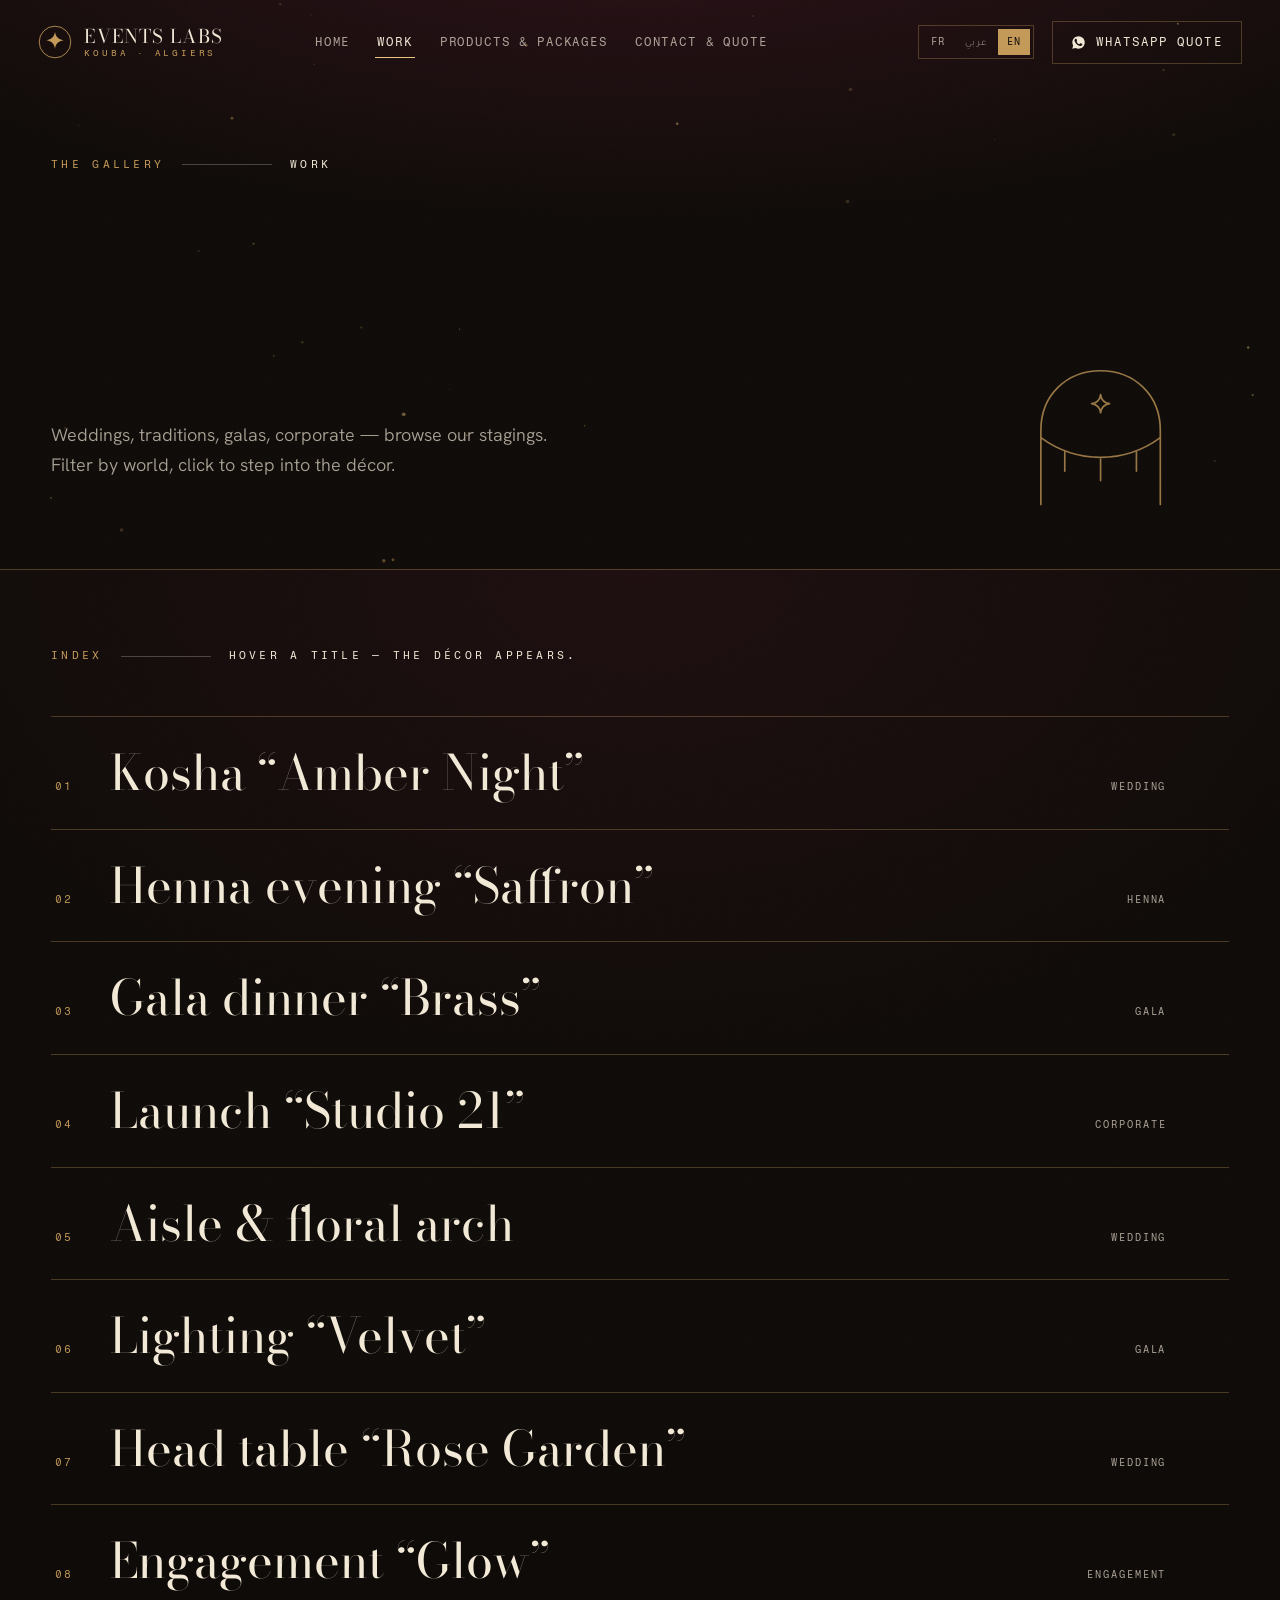
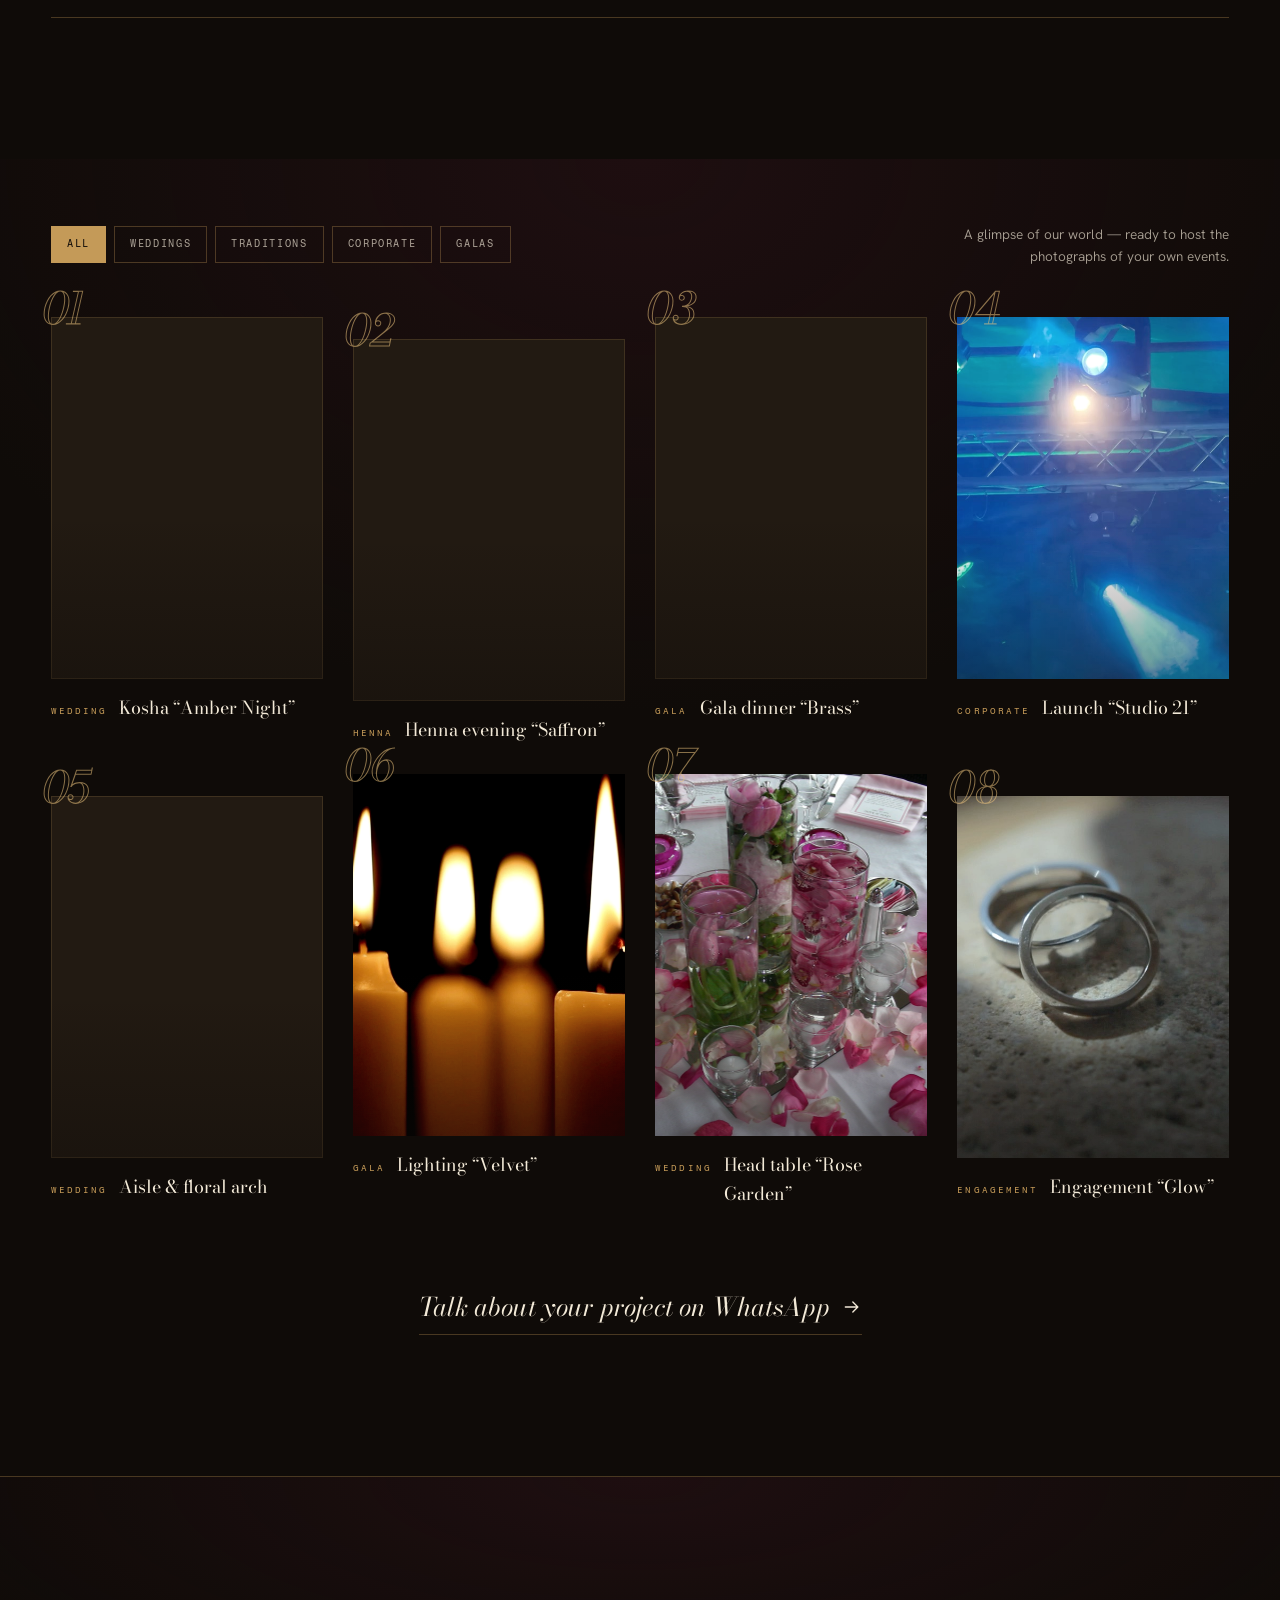
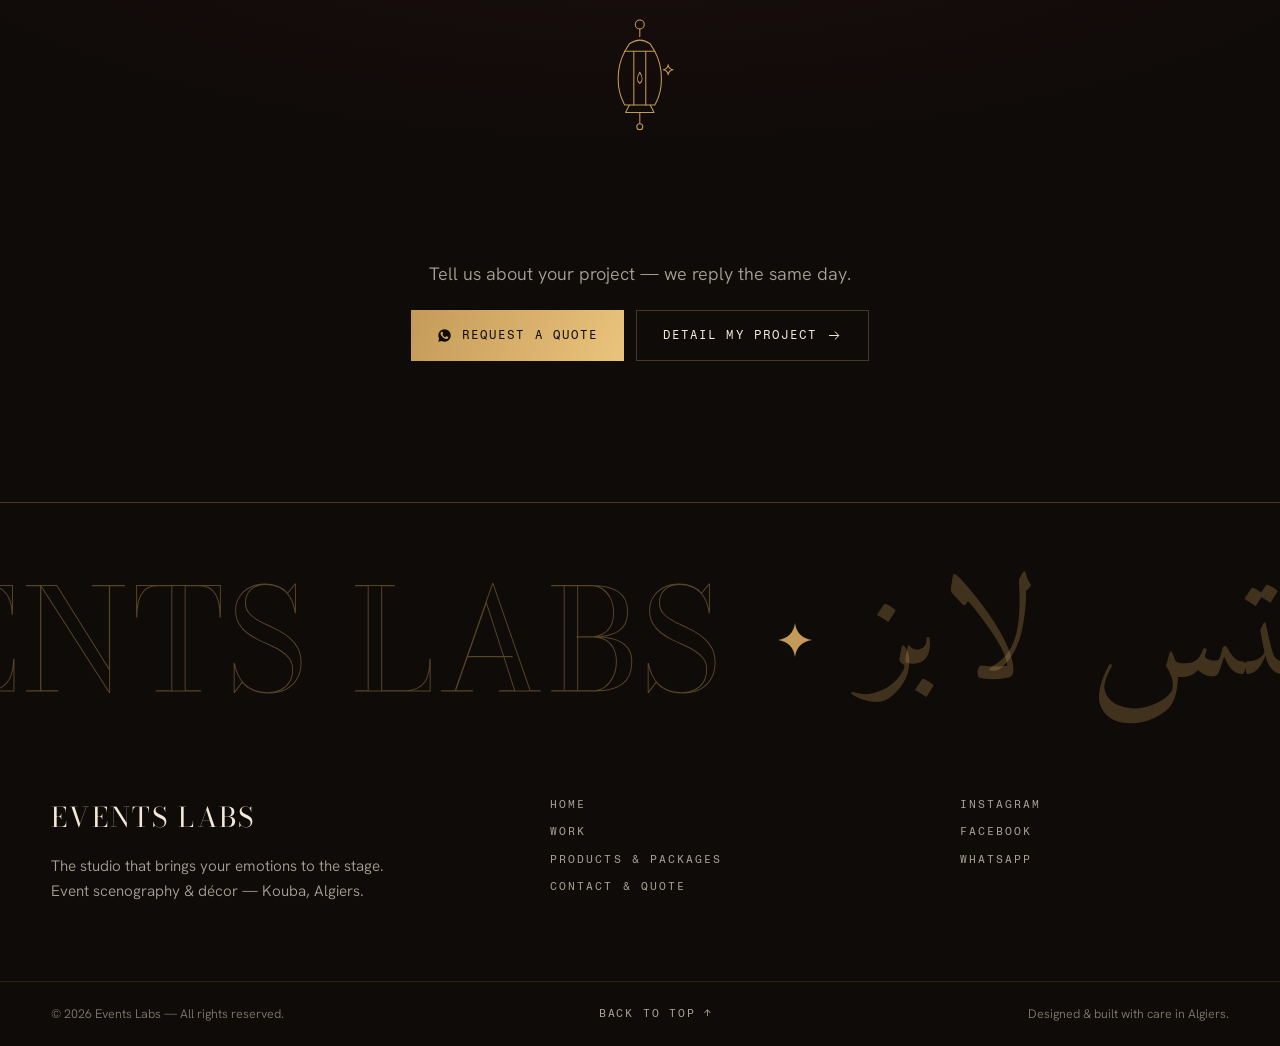
<file: realisations.html>
<!DOCTYPE html>
<html lang="fr" dir="ltr">
<head>
  <meta charset="UTF-8" />
  <meta name="viewport" content="width=device-width, initial-scale=1.0" />

  <title>Réalisations — Events Labs · Scénographie événementielle à Alger</title>
  <meta name="description" content="La galerie Events Labs : koshas, soirées henné, galas, lancements corporate. Parcourez nos mises en scène — mariages et événements à Alger." />
  <meta name="author" content="Events Labs" />
  <meta name="theme-color" content="#0f0b08" />
  <link rel="canonical" href="https://eventslabs.dz/realisations.html" />

  <meta property="og:type" content="website" />
  <meta property="og:title" content="Réalisations — Events Labs" />
  <meta property="og:description" content="Koshas, soirées henné, galas, corporate : la galerie de l'atelier Events Labs, Kouba · Alger." />
  <meta property="og:image" content="assets/img/og-cover.svg" />
  <meta property="og:url" content="https://eventslabs.dz/realisations.html" />
  <meta name="twitter:card" content="summary_large_image" />

  <link rel="icon" type="image/svg+xml" href="assets/img/favicon.svg" />
  <link rel="preconnect" href="https://fonts.googleapis.com" />
  <link rel="preconnect" href="https://fonts.gstatic.com" crossorigin />
  <link href="https://fonts.googleapis.com/css2?family=Bodoni+Moda:ital,opsz,wght@0,6..96,400..800;1,6..96,400..800&family=Hanken+Grotesk:ital,wght@0,300..700;1,300..700&family=Fragment+Mono&family=Amiri:ital,wght@0,400;0,700;1,400&family=Tajawal:wght@300;400;500;700&display=swap" rel="stylesheet" />
  <link rel="stylesheet" href="assets/css/styles.css" />
  <script>try{if(sessionStorage.getItem("el-pt")&&!matchMedia("(prefers-reduced-motion: reduce)").matches){document.documentElement.classList.add("pt-cover")}}catch(e){}</script>
</head>

<body data-page="work">

  <!-- Sprite d'icônes & ornements -->
  <svg class="sr-sprite" aria-hidden="true" focusable="false">
    <defs>
      <symbol id="i-star" viewBox="0 0 24 24">
        <path d="M12 0c.9 6.9 4.9 10.9 12 12-7.1 1.1-11.1 5.1-12 12-.9-6.9-4.9-10.9-12-12C7.1 10.9 11.1 6.9 12 0Z"/>
      </symbol>
      <symbol id="i-wa" viewBox="0 0 24 24">
        <path d="M12.04 2C6.58 2 2.13 6.45 2.13 11.91c0 1.75.46 3.45 1.32 4.95L2 22l5.25-1.38a9.9 9.9 0 0 0 4.79 1.22h.01c5.46 0 9.91-4.45 9.91-9.91 0-2.65-1.03-5.14-2.9-7.01A9.82 9.82 0 0 0 12.04 2Zm5.8 14.07c-.25.69-1.43 1.32-1.96 1.37-.5.05-1.14.21-3.7-.79-3.12-1.23-5.1-4.42-5.26-4.63-.15-.21-1.25-1.66-1.25-3.17 0-1.51.79-2.25 1.07-2.56.28-.31.61-.39.81-.39.2 0 .41 0 .58.01.19.01.44-.07.69.53.25.61.86 2.12.93 2.27.07.15.12.33.02.53-.1.21-.15.33-.3.51-.15.18-.32.4-.45.54-.15.15-.31.31-.13.62.18.31.79 1.31 1.7 2.12 1.17 1.04 2.16 1.36 2.47 1.51.31.15.49.13.67-.08.18-.21.77-.9.98-1.21.21-.31.41-.26.69-.15.28.1 1.78.84 2.08.99.31.15.51.23.59.36.07.13.07.74-.18 1.43Z"/>
      </symbol>
      <symbol id="i-arr" viewBox="0 0 24 24">
        <path d="M4 12h14M13 6l6 6-6 6" fill="none" stroke="currentColor" stroke-width="1.6" stroke-linecap="round" stroke-linejoin="round"/>
      </symbol>
    </defs>
  </svg>

  <div class="grain" aria-hidden="true"></div>
  <div class="cursor-dot" aria-hidden="true"></div>
  <div class="cursor-ring" aria-hidden="true"><span class="cursor-ring__label"></span></div>
  <a href="#main" class="skip-link" data-i18n="skip">Aller au contenu</a>
  <div class="progress" aria-hidden="true"><span class="progress__bar"></span></div>

  <!-- En-tête -->
  <header class="header" id="header">
    <div class="header__inner">
      <a href="index.html" class="brand" aria-label="Events Labs — accueil">
        <svg class="brand__mark" viewBox="0 0 40 40" aria-hidden="true">
          <circle cx="20" cy="20" r="18.6" fill="none" stroke="currentColor" stroke-width="1"/>
          <path d="M20 8c.75 5.75 4.08 9.08 10 10-5.92.92-9.25 4.25-10 10-.75-5.75-4.08-9.08-10-10 5.92-.92 9.25-4.25 10-10Z" fill="currentColor"/>
        </svg>
        <span class="brand__type">
          <span class="brand__name">Events&nbsp;Labs</span>
          <span class="brand__loc" data-i18n="brandLoc">Kouba · Alger</span>
        </span>
      </a>

      <nav class="nav" aria-label="Navigation principale">
        <a href="index.html" data-i18n="navHome">Accueil</a>
        <a href="realisations.html" aria-current="page" data-i18n="navReal">Réalisations</a>
        <a href="produits.html" data-i18n="navProducts">Produits & Formules</a>
        <a href="contact.html" data-i18n="navDevis">Contact & Devis</a>
      </nav>

      <div class="header__end">
        <div class="lang" role="group" aria-label="Langue / اللغة / Language">
          <button class="lang__btn is-active" data-lang="fr" type="button">FR</button>
          <button class="lang__btn" data-lang="ar" type="button" lang="ar">عربي</button>
          <button class="lang__btn" data-lang="en" type="button">EN</button>
        </div>
        <a class="btn btn--line header__cta" data-wa href="contact.html">
          <svg class="btn__ico" aria-hidden="true"><use href="#i-wa"/></svg>
          <span data-i18n="ctaQuote">Devis WhatsApp</span>
        </a>
        <button class="burger" type="button" aria-label="Menu" data-i18n-aria="aBurger" aria-expanded="false" aria-controls="mobileNav">
          <span></span><span></span>
        </button>
      </div>
    </div>
  </header>

  <!-- Menu mobile -->
  <div class="mnav" id="mobileNav" aria-hidden="true">
    <nav class="mnav__links" aria-label="Navigation mobile">
      <a href="index.html"><i>01</i><span data-i18n="navHome">Accueil</span></a>
      <a href="realisations.html"><i>02</i><span data-i18n="navReal">Réalisations</span></a>
      <a href="produits.html"><i>03</i><span data-i18n="navProducts">Produits & Formules</span></a>
      <a href="contact.html"><i>04</i><span data-i18n="navDevis">Contact & Devis</span></a>
    </nav>
    <div class="mnav__foot">
      <a class="btn btn--gold" data-wa href="contact.html">
        <svg class="btn__ico" aria-hidden="true"><use href="#i-wa"/></svg>
        <span data-i18n="ctaQuote">Devis WhatsApp</span>
      </a>
      <p class="mnav__loc" aria-hidden="true">Kouba · Alger — EST. 2018</p>
    </div>
  </div>

  <main id="main">

    <!-- En-tête de page -->
    <section class="phero">
      <canvas class="sparks" aria-hidden="true"></canvas>
      <svg class="orn draw phero__orn" viewBox="0 0 150 130" aria-hidden="true">
        <path d="M25 126 V64 C 25 34 47 14 75 14 C 103 14 125 34 125 64 V126" pathLength="1"/>
        <path d="M25 70 C 55 92 95 92 125 70" pathLength="1"/>
        <path d="M45 82 v16 M75 88 v18 M105 82 v16" pathLength="1"/>
        <path d="M75 34c.6 4.6 3 7 7.5 7.6-4.5.7-6.9 3.1-7.5 7.6-.6-4.5-3-6.9-7.5-7.6 4.5-.6 6.9-3 7.5-7.6Z" pathLength="1"/>
      </svg>
      <div class="wrap phero__inner">
        <header class="act-head act-head--dark rv">
          <span class="act-head__label" data-i18n="rpLabel">La galerie</span>
          <span class="act-head__rule" aria-hidden="true"></span>
          <span class="act-head__name" data-i18n="navReal">Réalisations</span>
        </header>
        <h1 class="phero__title t-reveal" data-i18n="rpTitle">Chaque événement est une première.</h1>
        <p class="phero__lead rv" data-i18n="rpLead">Mariages, traditions, galas, corporate — parcourez nos mises en scène. Filtrez par univers, cliquez pour entrer dans le décor.</p>
      </div>
    </section>

    <!-- Répertoire : index éditorial à aperçu curseur -->
    <section class="repertoire section section--stage section--tight" style="padding-top: clamp(50px, 6vw, 90px);">
      <div class="wrap">
        <header class="act-head act-head--dark rv">
          <span class="act-head__label" data-i18n="repLabel">Répertoire</span>
          <span class="act-head__rule" aria-hidden="true"></span>
          <span class="act-head__name" data-i18n="repLead">Survolez un titre — le décor apparaît.</span>
        </header>
        <ul class="index" data-index>
          <li class="index__row" tabindex="0" role="button" data-type="video" data-media="assets/video/work1.mp4">
            <span class="index__no">01</span>
            <span class="index__name" data-i18n="proj1">Kosha « Nuit d'ambre »</span>
            <span class="index__meta" data-i18n="capMariage">Mariage</span>
            <svg class="index__arr flip-rtl" aria-hidden="true"><use href="#i-arr"/></svg>
          </li>
          <li class="index__row" tabindex="0" role="button" data-type="video" data-media="assets/video/work2.mp4">
            <span class="index__no">02</span>
            <span class="index__name" data-i18n="proj2">Soirée henné « Safran »</span>
            <span class="index__meta" data-i18n="capTradition">Henné</span>
            <svg class="index__arr flip-rtl" aria-hidden="true"><use href="#i-arr"/></svg>
          </li>
          <li class="index__row" tabindex="0" role="button" data-type="video" data-media="assets/video/work3.mp4">
            <span class="index__no">03</span>
            <span class="index__name" data-i18n="proj3">Dîner de gala « Laiton »</span>
            <span class="index__meta" data-i18n="capGala">Gala</span>
            <svg class="index__arr flip-rtl" aria-hidden="true"><use href="#i-arr"/></svg>
          </li>
          <li class="index__row" tabindex="0" role="button" data-type="img" data-media="assets/img/realisations/corp.jpg">
            <span class="index__no">04</span>
            <span class="index__name" data-i18n="proj4">Lancement « Studio 21 »</span>
            <span class="index__meta" data-i18n="capCorporate">Corporate</span>
            <svg class="index__arr flip-rtl" aria-hidden="true"><use href="#i-arr"/></svg>
          </li>
          <li class="index__row" tabindex="0" role="button" data-type="video" data-media="assets/video/work5.mp4">
            <span class="index__no">05</span>
            <span class="index__name" data-i18n="proj5">Allée & arche florale</span>
            <span class="index__meta" data-i18n="capMariage">Mariage</span>
            <svg class="index__arr flip-rtl" aria-hidden="true"><use href="#i-arr"/></svg>
          </li>
          <li class="index__row" tabindex="0" role="button" data-type="img" data-media="assets/img/realisations/gala.jpg">
            <span class="index__no">06</span>
            <span class="index__name" data-i18n="proj6">Mise en lumière « Velours »</span>
            <span class="index__meta" data-i18n="capGala">Gala</span>
            <svg class="index__arr flip-rtl" aria-hidden="true"><use href="#i-arr"/></svg>
          </li>
          <li class="index__row" tabindex="0" role="button" data-type="img" data-media="assets/img/realisations/wed.jpg">
            <span class="index__no">07</span>
            <span class="index__name" data-i18n="proj7">Table d'honneur « Roseraie »</span>
            <span class="index__meta" data-i18n="capMariage">Mariage</span>
            <svg class="index__arr flip-rtl" aria-hidden="true"><use href="#i-arr"/></svg>
          </li>
          <li class="index__row" tabindex="0" role="button" data-type="img" data-media="assets/img/realisations/fianc.jpg">
            <span class="index__no">08</span>
            <span class="index__name" data-i18n="proj8">Fiançailles « Éclat »</span>
            <span class="index__meta" data-i18n="capFiancailles">Fiançailles</span>
            <svg class="index__arr flip-rtl" aria-hidden="true"><use href="#i-arr"/></svg>
          </li>
        </ul>
      </div>
      <figure class="index__peek" aria-hidden="true"></figure>
    </section>

    <!-- Galerie complète -->
    <section class="gallery section section--stage section--tight">
      <div class="wrap">
        <div class="work__bar rv">
          <div class="filters" role="group" aria-label="Filtrer les réalisations">
            <button class="filter is-active" data-filter="all" type="button" data-i18n="fAll">Tout</button>
            <button class="filter" data-filter="mariage" type="button" data-i18n="fWedding">Mariages</button>
            <button class="filter" data-filter="tradition" type="button" data-i18n="fTradition">Traditions</button>
            <button class="filter" data-filter="corporate" type="button" data-i18n="fCorporate">Corporate</button>
            <button class="filter" data-filter="gala" type="button" data-i18n="fGala">Galas</button>
          </div>
          <p class="work__note" data-i18n="wkNote">Un aperçu de notre univers — prêt à accueillir les photographies de vos propres événements.</p>
        </div>

        <div class="ggrid" data-shots>
          <figure class="shot rv" data-cat="mariage" data-cursor="view">
            <span class="shot__idx" aria-hidden="true">01</span>
            <div class="shot__media">
              <video class="shot__video" muted loop playsinline preload="none" data-src="assets/video/work1.mp4"></video>
            </div>
            <figcaption class="shot__cap">
              <span class="shot__cat" data-i18n="capMariage">Mariage</span>
              <span class="shot__name" data-i18n="proj1">Kosha « Nuit d'ambre »</span>
            </figcaption>
          </figure>

          <figure class="shot rv" data-cat="tradition" data-cursor="view">
            <span class="shot__idx" aria-hidden="true">02</span>
            <div class="shot__media">
              <video class="shot__video" muted loop playsinline preload="none" data-src="assets/video/work2.mp4"></video>
            </div>
            <figcaption class="shot__cap">
              <span class="shot__cat" data-i18n="capTradition">Henné</span>
              <span class="shot__name" data-i18n="proj2">Soirée henné « Safran »</span>
            </figcaption>
          </figure>

          <figure class="shot rv" data-cat="gala" data-cursor="view">
            <span class="shot__idx" aria-hidden="true">03</span>
            <div class="shot__media">
              <video class="shot__video" muted loop playsinline preload="none" data-src="assets/video/work3.mp4"></video>
            </div>
            <figcaption class="shot__cap">
              <span class="shot__cat" data-i18n="capGala">Gala</span>
              <span class="shot__name" data-i18n="proj3">Dîner de gala « Laiton »</span>
            </figcaption>
          </figure>

          <figure class="shot rv" data-cat="corporate" data-cursor="view">
            <span class="shot__idx" aria-hidden="true">04</span>
            <div class="shot__media">
              <img src="assets/img/realisations/corp.jpg" alt="Lancement événementiel — scène et lumières" loading="lazy" />
            </div>
            <figcaption class="shot__cap">
              <span class="shot__cat" data-i18n="capCorporate">Corporate</span>
              <span class="shot__name" data-i18n="proj4">Lancement « Studio 21 »</span>
            </figcaption>
          </figure>

          <figure class="shot rv" data-cat="mariage" data-cursor="view">
            <span class="shot__idx" aria-hidden="true">05</span>
            <div class="shot__media">
              <video class="shot__video" muted loop playsinline preload="none" data-src="assets/video/work5.mp4"></video>
            </div>
            <figcaption class="shot__cap">
              <span class="shot__cat" data-i18n="capMariage">Mariage</span>
              <span class="shot__name" data-i18n="proj5">Allée & arche florale</span>
            </figcaption>
          </figure>

          <figure class="shot rv" data-cat="gala" data-cursor="view">
            <span class="shot__idx" aria-hidden="true">06</span>
            <div class="shot__media">
              <img src="assets/img/realisations/gala.jpg" alt="Soirée de gala aux bougies" loading="lazy" />
            </div>
            <figcaption class="shot__cap">
              <span class="shot__cat" data-i18n="capGala">Gala</span>
              <span class="shot__name" data-i18n="proj6">Mise en lumière « Velours »</span>
            </figcaption>
          </figure>

          <figure class="shot rv" data-cat="mariage" data-cursor="view">
            <span class="shot__idx" aria-hidden="true">07</span>
            <div class="shot__media">
              <img src="assets/img/realisations/wed.jpg" alt="Centre de table fleuri — mariage" loading="lazy" />
            </div>
            <figcaption class="shot__cap">
              <span class="shot__cat" data-i18n="capMariage">Mariage</span>
              <span class="shot__name" data-i18n="proj7">Table d'honneur « Roseraie »</span>
            </figcaption>
          </figure>

          <figure class="shot rv" data-cat="tradition" data-cursor="view">
            <span class="shot__idx" aria-hidden="true">08</span>
            <div class="shot__media">
              <img src="assets/img/realisations/fianc.jpg" alt="Alliances — fiançailles" loading="lazy" />
            </div>
            <figcaption class="shot__cap">
              <span class="shot__cat" data-i18n="capFiancailles">Fiançailles</span>
              <span class="shot__name" data-i18n="proj8">Fiançailles « Éclat »</span>
            </figcaption>
          </figure>
        </div>

        <p class="work__cta rv">
          <a class="link-arrow" data-wa href="contact.html">
            <span data-i18n="wkCta">Discuter de votre projet sur WhatsApp</span>
            <svg class="flip-rtl" aria-hidden="true"><use href="#i-arr"/></svg>
          </a>
        </p>
      </div>
    </section>

    <!-- R.S.V.P. — bandeau final -->
    <section class="banner section section--stage" id="rsvp">
      <canvas class="sparks" aria-hidden="true"></canvas>
      <div class="wrap banner__inner">
        <svg class="orn draw banner__lantern" viewBox="0 0 120 156" aria-hidden="true">
          <circle cx="60" cy="10" r="6" pathLength="1"/>
          <path d="M60 16 v10" pathLength="1"/>
          <path d="M46 36 Q60 26 74 36 L80 46 H40 Z" pathLength="1"/>
          <path d="M40 46 C 28 68 28 98 40 118 L80 118 C 92 98 92 68 80 46" pathLength="1"/>
          <path d="M52 46 v72 M68 46 v72" pathLength="1"/>
          <path d="M46 118 l-5 10 h38 l-5 -10" pathLength="1"/>
          <path d="M60 128 v14" pathLength="1"/>
          <circle cx="60" cy="147" r="4" pathLength="1"/>
          <path d="M60 74 C 56 80 56 86 60 89 C 64 86 64 80 60 74Z" pathLength="1"/>
          <path d="M98 64c.5 4 2.6 6.1 6.5 6.6-3.9.6-6 2.7-6.5 6.6-.5-3.9-2.6-6-6.5-6.6 3.9-.5 6-2.6 6.5-6.6Z" pathLength="1"/>
        </svg>
        <h2 class="banner__title t-reveal" data-i18n="bannerTitle">Une date en tête&nbsp;?</h2>
        <p class="banner__text rv" data-i18n="bannerText">Racontez-nous votre projet — on vous répond dans la journée.</p>
        <div class="banner__actions rv">
          <a class="btn btn--gold" data-wa href="contact.html">
            <svg class="btn__ico" aria-hidden="true"><use href="#i-wa"/></svg>
            <span data-i18n="bannerCta">Demander un devis</span>
          </a>
          <a class="btn btn--ghost" href="contact.html">
            <span data-i18n="bannerAlt">Détailler mon projet</span>
            <svg class="btn__ico btn__ico--arr flip-rtl" aria-hidden="true"><use href="#i-arr"/></svg>
          </a>
        </div>
      </div>
    </section>
  </main>

  <!-- PIED DE PAGE -->
  <footer class="footer">
    <div class="footer__marquee" aria-hidden="true" dir="ltr">
      <div class="footer__marquee-track">
        <span>Events Labs</span><svg class="tick-star"><use href="#i-star"/></svg>
        <span lang="ar">إيفنتس لابز</span><svg class="tick-star"><use href="#i-star"/></svg>
        <span>Events Labs</span><svg class="tick-star"><use href="#i-star"/></svg>
        <span lang="ar">إيفنتس لابز</span><svg class="tick-star"><use href="#i-star"/></svg>
      </div>
    </div>

    <div class="wrap footer__inner">
      <div class="footer__brand">
        <span class="footer__name">Events&nbsp;Labs</span>
        <p class="footer__tag" data-i18n="footerTag">L'atelier qui met vos émotions en scène. Scénographie & décoration événementielle — Kouba, Alger.</p>
      </div>
      <nav class="footer__nav" aria-label="Pied de page">
        <a href="index.html" data-i18n="navHome">Accueil</a>
        <a href="realisations.html" data-i18n="navReal">Réalisations</a>
        <a href="produits.html" data-i18n="navProducts">Produits & Formules</a>
        <a href="contact.html" data-i18n="navDevis">Contact & Devis</a>
      </nav>
      <div class="footer__social">
        <a href="https://www.instagram.com/eventslabs.dz" target="_blank" rel="noopener">Instagram</a>
        <a href="https://www.facebook.com/eventslabs.dz" target="_blank" rel="noopener">Facebook</a>
        <a href="#" data-wa>WhatsApp</a>
      </div>
    </div>
    <div class="wrap footer__bottom">
      <span>© <span id="year">2026</span> Events Labs — <span data-i18n="footerRights">Tous droits réservés.</span></span>
      <a class="footer__top" href="#main" data-i18n="backTop">Retour en haut ↑</a>
      <span class="footer__credit" data-i18n="footerMade">Conçu & fabriqué avec soin à Alger.</span>
    </div>
  </footer>

  <!-- Bouton WhatsApp flottant -->
  <a class="fab-wa" data-wa href="contact.html" aria-label="WhatsApp" data-i18n-aria="aWa">
    <svg aria-hidden="true"><use href="#i-wa"/></svg>
  </a>

  <!-- Lightbox -->
  <dialog class="lightbox" id="lightbox" aria-label="Aperçu de la réalisation">
    <button class="lightbox__close" type="button" aria-label="Fermer" data-i18n-aria="aClose">×</button>
    <button class="lightbox__nav lightbox__nav--prev" type="button" aria-label="Précédent" data-i18n-aria="aPrev"><svg style="transform:scaleX(-1)"><use href="#i-arr"/></svg></button>
    <button class="lightbox__nav lightbox__nav--next" type="button" aria-label="Suivant" data-i18n-aria="aNext"><svg><use href="#i-arr"/></svg></button>
    <div class="lightbox__inner"></div>
  </dialog>

  <script src="assets/js/i18n.js"></script>
  <script src="assets/js/main.js"></script>
</body>
</html>
</file>
<file: assets/css/styles.css>
/* ═══════════════════════════════════════════════════════════════════════
   EVENTS LABS — « Le Grand Soir »
   DA : Velours & Laiton — noir de scène · grenat velours · laiton · ivoire
   Typo : Bodoni Moda (display) · Hanken Grotesk (texte) · Fragment Mono
          (labels) · Amiri + Tajawal (arabe)
   ═══════════════════════════════════════════════════════════════════════ */

/* ── Tokens ────────────────────────────────────────────────────────────── */
:root {
  /* Scène */
  --stage:    #0f0b08;
  --stage-2:  #17110c;
  --stage-3:  #221a12;
  /* Velours */
  --velvet:   #2c0f18;
  --velvet-2: #1e0a10;
  /* Laiton */
  --brass:    #c49a58;
  --flame:    #ecc57e;
  --brass-dim:#8a6c3c;
  /* Papier */
  --paper:    #f2e9d7;
  --paper-2:  #e9ddc4;
  --ink:      #211507;
  --ink-soft: #6b5b41;

  --line-gold: rgba(196, 154, 88, .32);
  --line-ink:  rgba(33, 21, 7, .16);
  --ivory-soft: rgba(242, 233, 215, .68);

  --f-display: "Bodoni Moda", "Amiri", serif;
  --f-text:    "Hanken Grotesk", "Tajawal", system-ui, sans-serif;
  --f-mono:    "Fragment Mono", "Tajawal", monospace;

  --e-out: cubic-bezier(.19, 1, .22, 1);
  --e-io:  cubic-bezier(.65, 0, .35, 1);

  --wrap: 1280px;
  --gut: clamp(20px, 4vw, 56px);
  --header-h: 84px;

  --noise: url("data:image/svg+xml,%3Csvg xmlns='http://www.w3.org/2000/svg' width='160' height='160'%3E%3Cfilter id='n'%3E%3CfeTurbulence type='fractalNoise' baseFrequency='0.9' numOctaves='2' stitchTiles='stitch'/%3E%3CfeColorMatrix type='saturate' values='0'/%3E%3C/filter%3E%3Crect width='100%25' height='100%25' filter='url(%23n)' opacity='0.5'/%3E%3C/svg%3E");
}

/* ── Reset & base ──────────────────────────────────────────────────────── */
*, *::before, *::after { box-sizing: border-box; }
* { margin: 0; }

html {
  scroll-behavior: smooth;
  -webkit-text-size-adjust: 100%;
}
@media (prefers-reduced-motion: reduce) {
  html { scroll-behavior: auto; }
}

body {
  background: var(--stage);
  color: var(--paper);
  font-family: var(--f-text);
  font-size: clamp(1rem, .95rem + .25vw, 1.125rem);
  line-height: 1.65;
  font-weight: 340;
  -webkit-font-smoothing: antialiased;
  overflow-x: clip;
}

img, svg, video { display: block; max-width: 100%; }
button { font: inherit; color: inherit; background: none; border: 0; cursor: pointer; }
input, select, textarea { font: inherit; color: inherit; }
a { color: inherit; text-decoration: none; }
ul, ol { padding: 0; list-style: none; }
h1, h2, h3 { font-weight: 480; }
::selection { background: var(--brass); color: var(--stage); }

.sr-sprite { position: absolute; width: 0; height: 0; overflow: hidden; }

.wrap { max-width: var(--wrap); margin-inline: auto; padding-inline: var(--gut); }

/* Arabe : Amiri respire plus haut, pas de letter-spacing */
html[lang="ar"] { --f-display: "Amiri", serif; --f-text: "Tajawal", sans-serif; --f-mono: "Tajawal", sans-serif; }
html[lang="ar"] body { font-weight: 400; }
html[lang="ar"] [class] { letter-spacing: 0 !important; }

/* ── Grain ─────────────────────────────────────────────────────────────── */
.grain {
  position: fixed; inset: -60%;
  background-image: var(--noise);
  opacity: .055;
  pointer-events: none;
  z-index: 9000;
  animation: grain 1.2s steps(6) infinite;
}
@keyframes grain {
  0%   { transform: translate(0, 0); }
  20%  { transform: translate(-3%, 2%); }
  40%  { transform: translate(2%, -3%); }
  60%  { transform: translate(-2%, -2%); }
  80%  { transform: translate(3%, 3%); }
  100% { transform: translate(0, 0); }
}

/* ── Rideau d'ouverture ────────────────────────────────────────────────── */
.curtain {
  position: fixed; inset: 0;
  z-index: 9500;
  display: grid; place-items: center;
  overflow: hidden;
}
.curtain__panel {
  position: absolute; top: 0; bottom: 0; width: 50.5%;
  background:
    repeating-linear-gradient(90deg,
      rgba(0,0,0,.38) 0 8px, rgba(0,0,0,0) 8px 34px,
      rgba(236,197,126,.05) 34px 36px, rgba(0,0,0,0) 36px 60px),
    linear-gradient(180deg, #3a1420 0%, var(--velvet) 46%, #180810 100%);
  transition: transform 1.1s var(--e-io);
}
.curtain__panel--l { left: 0;  box-shadow: inset -50px 0 90px rgba(0,0,0,.55); }
.curtain__panel--r { right: 0; box-shadow: inset  50px 0 90px rgba(0,0,0,.55); }
.curtain__panel::after {
  content: ""; position: absolute; left: 0; right: 0; bottom: 0; height: 7px;
  background: linear-gradient(90deg, var(--brass-dim), var(--flame), var(--brass-dim));
  opacity: .8;
}
.curtain.is-open .curtain__panel--l { transform: translateX(-102%); }
.curtain.is-open .curtain__panel--r { transform: translateX(102%); }

.curtain__center {
  position: relative; z-index: 2;
  display: grid; justify-items: center; gap: 14px;
  text-align: center;
  transition: opacity .45s ease, transform .45s ease;
}
.curtain.is-open .curtain__center { opacity: 0; transform: scale(.94); }
.curtain__star {
  width: 30px; height: 30px; fill: var(--flame);
  animation: starspin 7s linear infinite;
}
@keyframes starspin { to { transform: rotate(360deg); } }
.curtain__brand {
  font-family: var(--f-display);
  font-size: clamp(2rem, 5vw, 3.4rem);
  letter-spacing: .1em;
  text-transform: uppercase;
  color: var(--paper);
}
.curtain__word {
  font-family: var(--f-mono);
  font-size: .8rem;
  letter-spacing: .5em;
  text-transform: uppercase;
  color: var(--brass);
  padding-inline-start: .5em; /* compense le tracking */
}
.curtain.is-gone { display: none; }

/* ── Curseur custom ───────────────────────────────────────────────────── */
.cursor-dot, .cursor-ring {
  position: fixed; top: 0; left: 0;
  pointer-events: none; z-index: 9600;
  opacity: 0;
}
.cursor-dot {
  width: 5px; height: 5px; border-radius: 50%;
  background: var(--flame);
}
.cursor-ring {
  width: 36px; height: 36px; border-radius: 50%;
  border: 1px solid rgba(236,197,126,.65);
  display: grid; place-items: center;
  transition: width .35s var(--e-out), height .35s var(--e-out),
              background-color .35s var(--e-out), border-color .35s var(--e-out);
}
.cursor-ring__label {
  font-family: var(--f-mono);
  font-size: .58rem;
  letter-spacing: .14em;
  text-transform: uppercase;
  color: var(--stage);
  opacity: 0;
  transition: opacity .25s ease;
}
body.has-cursor .cursor-dot, body.has-cursor .cursor-ring { opacity: 1; }
.cursor-ring.is-hover { width: 56px; height: 56px; border-color: rgba(236,197,126,.9); }
.cursor-ring.is-view {
  width: 86px; height: 86px;
  background: rgba(236,197,126,.92);
  border-color: transparent;
}
.cursor-ring.is-view .cursor-ring__label { opacity: 1; }
@media (hover: none), (pointer: coarse) {
  .cursor-dot, .cursor-ring { display: none; }
}

/* ── Accessibilité ────────────────────────────────────────────────────── */
.skip-link {
  position: fixed; top: 10px; inset-inline-start: 10px;
  z-index: 9700;
  padding: 10px 16px;
  background: var(--brass); color: var(--stage);
  font-family: var(--f-mono); font-size: .8rem;
  transform: translateY(-300%);
  transition: transform .3s ease;
}
.skip-link:focus { transform: none; }
:focus-visible { outline: 2px solid var(--flame); outline-offset: 3px; }

/* ── Fil de progression ───────────────────────────────────────────────── */
.progress {
  position: fixed; top: 0; left: 0; right: 0; height: 2px;
  z-index: 8600;
  pointer-events: none;
}
.progress__bar {
  display: block; height: 100%;
  background: linear-gradient(90deg, var(--brass), var(--flame));
  transform-origin: 0 50%;
  transform: scaleX(0);
}
html[dir="rtl"] .progress__bar { transform-origin: 100% 50%; }

/* ── En-tête ──────────────────────────────────────────────────────────── */
.header {
  position: fixed; top: 0; left: 0; right: 0;
  z-index: 8500;
  transition: transform .5s var(--e-out), background-color .4s ease,
              border-color .4s ease, backdrop-filter .4s ease;
  border-bottom: 1px solid transparent;
}
.header.is-scrolled {
  background: rgba(15, 11, 8, .82);
  -webkit-backdrop-filter: blur(14px);
  backdrop-filter: blur(14px);
  border-bottom-color: var(--line-gold);
}
.header.is-hidden { transform: translateY(-102%); }
/* Menu ouvert : l'en-tête passe au-dessus du voile pour garder le burger cliquable */
body.menu-open .header {
  z-index: 9100;
  background: transparent;
  border-bottom-color: transparent;
  -webkit-backdrop-filter: none;
  backdrop-filter: none;
}
.header__inner {
  max-width: 1520px; margin-inline: auto;
  padding: 0 clamp(16px, 3vw, 40px);
  height: var(--header-h);
  display: flex; align-items: center; gap: clamp(14px, 2.5vw, 40px);
  transition: height .4s var(--e-out);
}
.header.is-scrolled .header__inner { height: 66px; }

.brand { display: flex; align-items: center; gap: 12px; color: var(--paper); }
.brand__mark { width: 34px; height: 34px; color: var(--brass); flex: none; transition: transform .6s var(--e-out); }
.brand:hover .brand__mark { transform: rotate(90deg); }
.brand__type { display: grid; line-height: 1.15; }
.brand__name {
  font-family: var(--f-display);
  font-size: 1.18rem; letter-spacing: .06em;
  text-transform: uppercase;
  white-space: nowrap;
}
.brand__loc {
  font-family: var(--f-mono); font-size: .58rem;
  letter-spacing: .3em; text-transform: uppercase;
  color: var(--brass);
}

.nav { display: flex; gap: clamp(14px, 1.8vw, 30px); margin-inline: auto; }
.nav a {
  position: relative;
  font-family: var(--f-mono); font-size: .72rem;
  letter-spacing: .16em; text-transform: uppercase;
  color: var(--ivory-soft);
  padding: 6px 2px;
  transition: color .3s ease;
}
.nav a::after {
  content: ""; position: absolute; inset-inline: 0; bottom: 0; height: 1px;
  background: var(--flame);
  transform: scaleX(0); transform-origin: 0 50%;
  transition: transform .4s var(--e-out);
}
html[dir="rtl"] .nav a::after { transform-origin: 100% 50%; }
.nav a:hover { color: var(--paper); }
.nav a:hover::after { transform: scaleX(1); }

.header__end { display: flex; align-items: center; gap: clamp(10px, 1.4vw, 20px); margin-inline-start: auto; }

.lang { display: flex; align-items: center; gap: 2px; border: 1px solid var(--line-gold); padding: 3px; }
.lang__btn {
  font-family: var(--f-mono); font-size: .62rem;
  letter-spacing: .1em;
  padding: 5px 9px;
  color: var(--ivory-soft);
  transition: background-color .3s ease, color .3s ease;
}
.lang__btn:hover { color: var(--paper); }
.lang__btn.is-active { background: var(--brass); color: var(--stage); }

/* ── Boutons ──────────────────────────────────────────────────────────── */
.btn {
  position: relative;
  display: inline-flex; align-items: center; justify-content: center; gap: 10px;
  padding: 15px 26px;
  font-family: var(--f-mono); font-size: .72rem;
  letter-spacing: .18em; text-transform: uppercase;
  overflow: hidden;
  transition: color .35s ease, border-color .35s ease, background-color .35s ease;
}
.btn__ico { width: 15px; height: 15px; fill: currentColor; flex: none; }
.btn__ico--arr { fill: none; stroke: currentColor; }
.btn--gold {
  background: linear-gradient(115deg, var(--brass) 0%, var(--flame) 50%, var(--brass) 100%);
  background-size: 220% 100%;
  color: var(--stage);
  font-weight: 500;
  transition: color .35s ease, background-position .6s var(--e-out);
}
.btn--gold:hover { background-position: 100% 0; }
.btn--gold::after {
  content: ""; position: absolute; top: 0; bottom: 0; width: 44%;
  left: -60%;
  background: linear-gradient(105deg, transparent, rgba(255,255,255,.5), transparent);
  transform: skewX(-18deg);
  transition: left .7s var(--e-out);
}
.btn--gold:hover::after { left: 130%; }
.btn--ghost, .btn--line {
  border: 1px solid var(--line-gold);
  color: var(--paper);
}
.btn--ghost:hover, .btn--line:hover {
  border-color: var(--flame);
  background: rgba(196,154,88,.1);
}
.btn--line { padding: 11px 18px; }
.btn--ink { color: var(--ink); border-color: var(--line-ink); }
.btn--ink:hover { border-color: var(--ink); background: rgba(33,21,7,.05); }

.header__cta { display: inline-flex; }

/* Burger */
.burger {
  display: none;
  width: 42px; height: 42px;
  position: relative; z-index: 9100;
  flex-direction: column; justify-content: center; align-items: center; gap: 7px;
}
.burger span {
  display: block; width: 24px; height: 1.5px;
  background: var(--paper);
  transition: transform .45s var(--e-out), opacity .3s ease;
}
.burger[aria-expanded="true"] span:nth-child(1) { transform: translateY(4.2px) rotate(45deg); }
.burger[aria-expanded="true"] span:nth-child(2) { transform: translateY(-4.2px) rotate(-45deg); }

/* ── Menu mobile ──────────────────────────────────────────────────────── */
.mnav {
  position: fixed; inset: 0;
  z-index: 9000;
  background:
    radial-gradient(120% 90% at 50% 0%, rgba(58,20,32,.9), transparent 60%),
    var(--stage);
  display: flex; flex-direction: column; justify-content: space-between;
  padding: calc(var(--header-h) + 24px) var(--gut) 34px;
  opacity: 0; visibility: hidden;
  transition: opacity .5s ease, visibility .5s ease;
}
.mnav.is-open { opacity: 1; visibility: visible; }
.mnav__links { display: grid; gap: 4px; }
.mnav__links a {
  display: flex; align-items: baseline; gap: 16px;
  padding: 12px 0;
  border-bottom: 1px solid rgba(196,154,88,.16);
  font-family: var(--f-display);
  font-size: clamp(1.7rem, 6.5vw, 2.6rem);
  color: var(--paper);
  transform: translateY(24px); opacity: 0;
  transition: transform .7s var(--e-out), opacity .7s ease;
}
.mnav.is-open .mnav__links a { transform: none; opacity: 1; }
.mnav.is-open .mnav__links a:nth-child(2) { transition-delay: .05s; }
.mnav.is-open .mnav__links a:nth-child(3) { transition-delay: .1s; }
.mnav.is-open .mnav__links a:nth-child(4) { transition-delay: .15s; }
.mnav.is-open .mnav__links a:nth-child(5) { transition-delay: .2s; }
.mnav.is-open .mnav__links a:nth-child(6) { transition-delay: .25s; }
.mnav__links i {
  font-family: var(--f-mono); font-style: normal;
  font-size: .68rem; letter-spacing: .2em;
  color: var(--brass);
}
.mnav__foot { display: grid; gap: 18px; justify-items: start; }
.mnav__loc {
  font-family: var(--f-mono); font-size: .62rem;
  letter-spacing: .3em; text-transform: uppercase;
  color: var(--ivory-soft);
}

/* ── Rail des actes ───────────────────────────────────────────────────── */
.rail {
  position: fixed; inset-inline-start: clamp(10px, 1.6vw, 28px); top: 50%;
  transform: translateY(-50%);
  z-index: 8000;
  display: grid; gap: 16px;
}
.rail__dot {
  display: flex; align-items: center; gap: 10px;
  color: rgba(242,233,215,.4);
  transition: color .3s ease;
}
.rail__dot i {
  font-family: var(--f-mono); font-style: normal;
  font-size: .58rem; letter-spacing: .12em;
  width: 2.4ch;
}
.rail__dot span {
  font-family: var(--f-mono); font-size: .58rem;
  letter-spacing: .2em; text-transform: uppercase;
  max-width: 0; overflow: hidden; white-space: nowrap;
  opacity: 0;
  transition: max-width .5s var(--e-out), opacity .4s ease;
}
.rail:hover .rail__dot span { max-width: 150px; opacity: 1; }
.rail__dot:hover, .rail__dot.is-active { color: var(--flame); }
.rail.is-off { opacity: 0; pointer-events: none; }
.rail { transition: opacity .4s ease; }
.rail.on-paper .rail__dot { color: rgba(33,21,7,.38); }
.rail.on-paper .rail__dot:hover, .rail.on-paper .rail__dot.is-active { color: var(--ink); }
@media (max-width: 1320px) { .rail { display: none; } }

/* ── Sections ─────────────────────────────────────────────────────────── */
section { scroll-margin-top: calc(var(--header-h) - 12px); }
.section { padding-block: clamp(90px, 11vw, 170px); position: relative; }
.section--tight { padding-top: 0; }
.section--paper {
  background:
    radial-gradient(90% 60% at 50% 0%, rgba(255,255,255,.5), transparent 70%),
    var(--paper);
  color: var(--ink);
}
.section--stage {
  background:
    radial-gradient(100% 70% at 50% 0%, rgba(58,20,32,.35), transparent 60%),
    var(--stage);
  color: var(--paper);
}
.section--velvet {
  background:
    radial-gradient(120% 100% at 50% 110%, rgba(58,20,32,.85), transparent 70%),
    linear-gradient(180deg, var(--stage), var(--velvet-2));
  color: var(--paper);
}

/* Tête d'acte */
.act-head {
  display: flex; align-items: center; gap: 18px;
  margin-bottom: clamp(28px, 4vw, 54px);
}
.act-head__label {
  font-family: var(--f-mono); font-size: .68rem;
  letter-spacing: .3em; text-transform: uppercase;
  color: var(--brass-dim);
  white-space: nowrap;
}
.act-head--dark .act-head__label { color: var(--brass); }
.act-head__rule { flex: 0 1 90px; height: 1px; background: currentColor; opacity: .25; }
.act-head__name {
  font-family: var(--f-mono); font-size: .68rem;
  letter-spacing: .3em; text-transform: uppercase;
}

.section__title {
  font-family: var(--f-display);
  font-optical-sizing: auto;
  font-size: clamp(2.1rem, 4.6vw, 4rem);
  line-height: 1.06;
  letter-spacing: .005em;
  max-width: 21ch;
  text-wrap: balance;
}
html[lang="ar"] .section__title { line-height: 1.3; }

/* ── Reveals ──────────────────────────────────────────────────────────── */
.rv { opacity: 0; transform: translateY(28px); transition: opacity .9s ease, transform .9s var(--e-out); }
.rv.is-in { opacity: 1; transform: none; }
.t-reveal { clip-path: inset(-8% -4% 104% -4%); transition: clip-path 1.1s var(--e-out); }
.t-reveal.is-in { clip-path: inset(-8% -4% -8% -4%); }
html.no-motion .rv, html.no-motion .t-reveal {
  opacity: 1; transform: none; clip-path: none; transition: none;
}

/* ── HERO ─────────────────────────────────────────────────────────────── */
.hero {
  position: relative;
  min-height: 100svh;
  display: flex; flex-direction: column; justify-content: flex-end;
  overflow: hidden;
  padding-top: var(--header-h);
}
.hero__bg { position: absolute; inset: 0; }
.hero__video {
  width: 100%; height: 100%;
  object-fit: cover;
  filter: saturate(.82) contrast(1.04) brightness(.9);
}
.hero__shade {
  position: absolute; inset: 0;
  background:
    linear-gradient(180deg, rgba(15,11,8,.62) 0%, rgba(15,11,8,.18) 34%, rgba(15,11,8,.2) 55%, rgba(15,11,8,.94) 100%);
}
/* Le projecteur : une poche de lumière suit le curseur */
.hero__spot {
  position: absolute; inset: 0;
  background:
    radial-gradient(circle clamp(220px, 26vw, 420px) at var(--sx, 50%) var(--sy, 42%),
      rgba(236,197,126,.14) 0%, rgba(15,11,8,0) 42%, rgba(15,11,8,.62) 100%);
}

.hero__inner {
  position: relative; z-index: 2;
  width: 100%; max-width: 1520px; margin-inline: auto;
  padding: 0 clamp(16px, 3vw, 40px) clamp(28px, 4vh, 56px);
}
.hero__eyebrow {
  display: flex; align-items: center; gap: 12px;
  font-family: var(--f-mono); font-size: .68rem;
  letter-spacing: .26em; text-transform: uppercase;
  color: var(--flame);
  margin-bottom: clamp(18px, 3vh, 34px);
}
.hero__eyebrow-star { width: 12px; height: 12px; fill: currentColor; flex: none; animation: starspin 9s linear infinite; }

.hero__title {
  font-family: var(--f-display);
  font-optical-sizing: auto;
  font-size: clamp(3.1rem, 10.5vw, 9.4rem);
  line-height: .98;
  letter-spacing: .002em;
  margin-bottom: clamp(22px, 4vh, 44px);
}
html[lang="ar"] .hero__title { line-height: 1.22; font-size: clamp(2.7rem, 9vw, 7.8rem); }
.hline { display: block; overflow: hidden; padding-block: .045em; }
.hline__in {
  display: inline-block;
  transform: translateY(115%) rotate(1.2deg);
  transition: transform 1.15s var(--e-out);
  transform-origin: 0 100%;
}
body.is-raised .hline__in { transform: none; }
body.is-raised .hline:nth-child(2) .hline__in { transition-delay: .12s; }
body.is-raised .hline:nth-child(3) .hline__in { transition-delay: .24s; }
html.no-motion .hline__in { transform: none; transition: none; }
.hline--em { color: var(--flame); }

.hero__foot {
  display: flex; flex-wrap: wrap; align-items: flex-end;
  gap: clamp(20px, 3vw, 54px);
}
.hero__lede {
  max-width: 44ch;
  color: var(--ivory-soft);
  font-size: clamp(.95rem, 1.05vw, 1.1rem);
}
.hero__actions { display: flex; flex-wrap: wrap; gap: 12px; }
.hero__avail {
  flex-basis: 100%;
  display: inline-flex; align-items: center; gap: 10px;
  font-family: var(--f-mono); font-size: .62rem;
  letter-spacing: .22em; text-transform: uppercase;
  color: var(--ivory-soft);
}
.hero__avail-dot {
  width: 7px; height: 7px; border-radius: 50%;
  background: #77c98d;
  box-shadow: 0 0 0 0 rgba(119,201,141,.5);
  animation: pulse 2.4s ease infinite;
  flex: none;
}
@keyframes pulse {
  0% { box-shadow: 0 0 0 0 rgba(119,201,141,.45); }
  70% { box-shadow: 0 0 0 9px rgba(119,201,141,0); }
  100% { box-shadow: 0 0 0 0 rgba(119,201,141,0); }
}

.hero__corner {
  position: absolute; bottom: clamp(28px, 4vh, 56px);
  z-index: 2;
  font-family: var(--f-mono); font-size: .6rem;
  letter-spacing: .3em; text-transform: uppercase;
  color: rgba(242,233,215,.42);
  writing-mode: vertical-rl;
  display: none;
}
.hero__corner--l { inset-inline-start: clamp(14px, 2vw, 34px); }
.hero__corner--r { inset-inline-end: clamp(14px, 2vw, 34px); }
@media (min-width: 1321px) { .hero__corner--r { display: block; } }

.hero__scroll {
  position: absolute; bottom: 0; left: 50%;
  transform: translateX(-50%);
  z-index: 3;
  display: none;
  flex-direction: column; align-items: center; gap: 10px;
  font-family: var(--f-mono); font-size: .58rem;
  letter-spacing: .3em; text-transform: uppercase;
  color: rgba(242,233,215,.55);
}
.hero__scroll-line {
  width: 1px; height: 54px;
  background: linear-gradient(180deg, var(--flame), transparent);
  animation: drip 2.2s var(--e-io) infinite;
  transform-origin: top;
}
@keyframes drip {
  0% { transform: scaleY(0); transform-origin: top; }
  45% { transform: scaleY(1); transform-origin: top; }
  55% { transform: scaleY(1); transform-origin: bottom; }
  100% { transform: scaleY(0); transform-origin: bottom; }
}
@media (min-width: 1024px) { .hero__scroll { display: flex; } }

/* ── Ticker ───────────────────────────────────────────────────────────── */
.ticker {
  overflow: hidden;
  border-block: 1px solid var(--line-gold);
  background: var(--stage-2);
  padding-block: 16px;
}
.ticker__track {
  display: flex; align-items: center; gap: 34px;
  width: max-content;
  animation: marquee 30s linear infinite;
}
.ticker:hover .ticker__track { animation-play-state: paused; }
.ticker__track span {
  font-family: "Bodoni Moda", serif;
  font-size: clamp(1.05rem, 1.6vw, 1.45rem);
  letter-spacing: .04em;
  color: var(--ivory-soft);
  white-space: nowrap;
}
.ticker__track span[lang="ar"] { font-family: "Amiri", serif; }
.tick-star { width: 11px; height: 11px; fill: var(--brass); flex: none; }
@keyframes marquee { to { transform: translateX(-50%); } }
html.no-motion .ticker__track { animation: none; }

/* ── Acte I : Atelier ─────────────────────────────────────────────────── */
.atelier .wrap { position: relative; }
.atelier__grid { display: grid; gap: clamp(30px, 4vw, 54px); max-width: 980px; }
.atelier__lead {
  font-family: var(--f-display);
  font-size: clamp(1.5rem, 3vw, 2.5rem);
  line-height: 1.28;
  font-style: italic;
  max-width: 26ch;
}
html[lang="ar"] .atelier__lead { font-style: normal; }
.atelier__cols {
  columns: 2; column-gap: clamp(28px, 4vw, 60px);
  color: var(--ink-soft);
  max-width: 74ch;
}
.atelier__cols p { break-inside: avoid; margin-bottom: 1em; }
@media (max-width: 760px) { .atelier__cols { columns: 1; } }
.atelier__pull {
  position: relative;
  padding-block: clamp(10px, 2vw, 22px);
  padding-inline-start: clamp(26px, 4vw, 54px);
  border-inline-start: 1px solid var(--brass);
}
.atelier__pull p {
  font-family: var(--f-display);
  font-size: clamp(1.5rem, 3.4vw, 2.8rem);
  line-height: 1.2;
  max-width: 22ch;
  color: var(--ink);
  text-wrap: balance;
}
.atelier__pull-star {
  position: absolute; top: -2px; inset-inline-start: -8.5px;
  width: 16px; height: 16px; fill: var(--brass);
}
.signature { display: grid; gap: 2px; }
.signature__name {
  font-family: var(--f-display);
  font-style: italic;
  font-size: 1.5rem;
  color: var(--ink);
}
.signature__role {
  font-family: var(--f-mono); font-size: .62rem;
  letter-spacing: .24em; text-transform: uppercase;
  color: var(--ink-soft);
}
.atelier__side {
  position: absolute; top: 8px; inset-inline-end: var(--gut);
  writing-mode: vertical-rl;
  font-family: var(--f-mono); font-size: .6rem;
  letter-spacing: .34em; text-transform: uppercase;
  color: rgba(33,21,7,.32);
}
@media (max-width: 1100px) { .atelier__side { display: none; } }

/* ── Acte II : Savoir-faire (accordéon) ───────────────────────────────── */
.services .section__title { margin-bottom: clamp(34px, 5vw, 64px); }
.acc { border-top: 1px solid var(--line-ink); }
.acc__item { border-bottom: 1px solid var(--line-ink); }
.acc__head {
  width: 100%;
  display: flex; align-items: baseline; gap: clamp(16px, 3vw, 44px);
  padding: clamp(20px, 3vw, 34px) 4px;
  text-align: start;
  position: relative;
  transition: padding-inline-start .45s var(--e-out);
}
.acc__head::before {
  content: ""; position: absolute; inset: 0;
  background: linear-gradient(90deg, rgba(196,154,88,.13), rgba(196,154,88,0) 60%);
  opacity: 0; transition: opacity .45s ease;
  pointer-events: none;
}
html[dir="rtl"] .acc__head::before { background: linear-gradient(270deg, rgba(196,154,88,.13), rgba(196,154,88,0) 60%); }
.acc__head:hover::before, .acc__item.is-open .acc__head::before { opacity: 1; }
.acc__head:hover { padding-inline-start: 14px; }
.acc__num {
  font-family: var(--f-mono); font-size: .72rem;
  letter-spacing: .14em;
  color: var(--brass-dim);
  flex: none;
}
.acc__item.is-open .acc__num { color: var(--brass); }
.acc__title {
  font-family: var(--f-display);
  font-size: clamp(1.5rem, 3.6vw, 3rem);
  line-height: 1.12;
  color: var(--ink);
  font-weight: 480;
}
.acc__item.is-open .acc__title { font-style: italic; }
html[lang="ar"] .acc__item.is-open .acc__title { font-style: normal; color: var(--brass-dim); }
.acc__icon { position: relative; width: 15px; height: 15px; margin-inline-start: auto; flex: none; align-self: center; }
.acc__icon::before, .acc__icon::after {
  content: ""; position: absolute; background: var(--ink);
  transition: transform .5s var(--e-out);
}
.acc__icon::before { top: 50%; left: 0; right: 0; height: 1.5px; margin-top: -0.75px; }
.acc__icon::after { left: 50%; top: 0; bottom: 0; width: 1.5px; margin-left: -0.75px; }
.acc__item.is-open .acc__icon::after { transform: scaleY(0); }
.acc__body {
  display: grid; grid-template-rows: 0fr;
  transition: grid-template-rows .65s var(--e-out);
}
.acc__item.is-open .acc__body { grid-template-rows: 1fr; }
.acc__inner { overflow: hidden; }
.acc__desc {
  color: var(--ink-soft);
  max-width: 62ch;
  padding: 0 4px clamp(14px, 2vw, 22px);
}
.acc__tags {
  display: flex; flex-wrap: wrap; gap: 8px;
  padding: 0 4px clamp(24px, 3vw, 38px);
}
.acc__tags li {
  font-family: var(--f-mono); font-size: .62rem;
  letter-spacing: .16em; text-transform: uppercase;
  padding: 7px 13px;
  border: 1px solid var(--line-ink);
  color: var(--ink-soft);
  transition: border-color .3s ease, color .3s ease;
}
.acc__tags li:hover { border-color: var(--brass); color: var(--ink); }

/* ── Acte III : Réalisations (filmstrip) ──────────────────────────────── */
.work { overflow: clip; }
.work__intro {
  display: flex; flex-wrap: wrap; align-items: flex-end; justify-content: space-between;
  gap: 18px;
  margin-bottom: clamp(26px, 3.6vw, 44px);
}
.work__note { max-width: 40ch; color: var(--ivory-soft); font-size: .95rem; }
.work__bar {
  display: flex; flex-wrap: wrap; align-items: center; justify-content: space-between;
  gap: 16px;
}
.filters { display: flex; flex-wrap: wrap; gap: 8px; }
.filter {
  font-family: var(--f-mono); font-size: .64rem;
  letter-spacing: .16em; text-transform: uppercase;
  padding: 9px 15px;
  border: 1px solid var(--line-gold);
  color: var(--ivory-soft);
  transition: background-color .3s ease, color .3s ease, border-color .3s ease;
}
.filter:hover { color: var(--paper); border-color: var(--flame); }
.filter.is-active { background: var(--brass); border-color: var(--brass); color: var(--stage); }
.work__drag {
  display: flex; align-items: center; gap: 10px;
  font-family: var(--f-mono); font-size: .6rem;
  letter-spacing: .26em; text-transform: uppercase;
  color: rgba(242,233,215,.42);
}
.work__drag-arr { width: 13px; height: 13px; fill: none; stroke: currentColor; }
.work__drag-arr--l { transform: scaleX(-1); }
@media (max-width: 700px) { .work__drag { display: none; } }

.strip {
  display: flex; gap: clamp(16px, 2vw, 30px);
  overflow-x: auto;
  scroll-snap-type: x proximity;
  padding-inline: max(var(--gut), calc((100vw - var(--wrap)) / 2 + var(--gut)));
  padding-block: 44px 10px;
  scrollbar-width: none;
  cursor: grab;
}
.strip::-webkit-scrollbar { display: none; }
.strip.is-dragging { cursor: grabbing; scroll-snap-type: none; }
.strip.is-dragging .shot { pointer-events: none; }

.shot {
  position: relative;
  flex: 0 0 auto;
  width: clamp(250px, 27vw, 400px);
  scroll-snap-align: center;
}
.shot__idx {
  position: absolute; top: -30px; inset-inline-start: -10px;
  z-index: 2;
  font-family: "Bodoni Moda", serif;
  font-style: italic;
  font-size: clamp(2.4rem, 3.4vw, 3.6rem);
  line-height: 1;
  color: transparent;
  -webkit-text-stroke: 1px rgba(236,197,126,.55);
  pointer-events: none;
}
.shot__media {
  position: relative;
  aspect-ratio: 3 / 4;
  overflow: hidden;
  background: var(--stage-3);
  outline: 1px solid rgba(196,154,88,.18);
  outline-offset: -1px;
  transition: outline-color .4s ease;
}
.shot:hover .shot__media { outline-color: rgba(236,197,126,.7); }
.shot__media::after {
  content: ""; position: absolute; inset: 0;
  background: linear-gradient(180deg, transparent 55%, rgba(15,11,8,.5));
  opacity: .8; transition: opacity .5s ease;
  pointer-events: none;
}
.shot:hover .shot__media::after { opacity: .35; }
.shot__media img, .shot__media video {
  width: 100%; height: 100%; object-fit: cover;
  transform: scale(1.06);
  filter: saturate(.85) contrast(1.03);
  transition: transform 1s var(--e-out), filter .6s ease;
}
.shot:hover .shot__media img, .shot:hover .shot__media video {
  transform: scale(1.01);
  filter: saturate(1) contrast(1.03);
}
.shot__cap { display: flex; align-items: baseline; gap: 12px; padding-top: 14px; }
.shot__cat {
  font-family: var(--f-mono); font-size: .58rem;
  letter-spacing: .22em; text-transform: uppercase;
  color: var(--brass);
  flex: none;
}
.shot__name {
  font-family: var(--f-display);
  font-size: clamp(1.05rem, 1.4vw, 1.3rem);
  color: var(--paper);
}
.shot.is-hidden { display: none; }

.strip-ui {
  display: flex; align-items: center; gap: clamp(20px, 3vw, 44px);
  margin-top: clamp(20px, 2.6vw, 34px);
}
.strip-ui__progress { flex: 1; height: 1px; background: rgba(196,154,88,.22); overflow: hidden; }
.strip-ui__bar {
  display: block; height: 100%; width: 100%;
  background: var(--flame);
  transform-origin: 0 50%;
  transform: scaleX(.08);
  transition: transform .12s linear;
}
html[dir="rtl"] .strip-ui__bar { transform-origin: 100% 50%; }
.strip-ui__btns { display: flex; gap: 10px; }
.strip-ui__btn {
  width: 52px; height: 52px;
  border: 1px solid var(--line-gold);
  border-radius: 50%;
  display: grid; place-items: center;
  color: var(--paper);
  transition: background-color .35s ease, color .35s ease, border-color .35s ease;
}
.strip-ui__btn svg { width: 18px; height: 18px; fill: none; stroke: currentColor; }
.strip-ui__btn:hover { background: var(--brass); border-color: var(--brass); color: var(--stage); }

.work__cta { margin-top: clamp(30px, 4vw, 50px); }
.link-arrow {
  display: inline-flex; align-items: center; gap: 12px;
  font-family: var(--f-display);
  font-size: clamp(1.2rem, 2vw, 1.6rem);
  font-style: italic;
  color: var(--paper);
  border-bottom: 1px solid var(--line-gold);
  padding-bottom: 6px;
  transition: border-color .35s ease, color .35s ease;
}
html[lang="ar"] .link-arrow { font-style: normal; }
.link-arrow svg { width: 20px; height: 20px; fill: none; stroke: currentColor; transition: transform .4s var(--e-out); }
.link-arrow:hover { color: var(--flame); border-color: var(--flame); }
.link-arrow:hover svg { transform: translateX(6px); }
html[dir="rtl"] .link-arrow svg { transform: scaleX(-1); }
html[dir="rtl"] .link-arrow:hover svg { transform: scaleX(-1) translateX(6px); }
html[dir="rtl"] .flip-rtl { transform: scaleX(-1); }

/* ── Acte IV : Approche ───────────────────────────────────────────────── */
.approche__grid {
  display: grid;
  grid-template-columns: minmax(0, 5fr) minmax(0, 7fr);
  gap: clamp(30px, 5vw, 90px);
  align-items: start;
}
@media (max-width: 900px) { .approche__grid { grid-template-columns: 1fr; } }
.approche__intro { position: sticky; top: calc(var(--header-h) + 24px); }
@media (max-width: 900px) { .approche__intro { position: static; } }
.approche__note {
  margin-top: 18px;
  color: var(--ink-soft);
  font-family: var(--f-mono);
  font-size: .66rem; letter-spacing: .18em; text-transform: uppercase;
  max-width: 34ch; line-height: 2;
}
.step {
  display: grid;
  grid-template-columns: auto 1fr;
  gap: clamp(18px, 3vw, 40px);
  padding-block: clamp(24px, 3vw, 40px);
  border-top: 1px solid var(--line-ink);
}
.step:last-child { border-bottom: 1px solid var(--line-ink); }
.step__num {
  font-family: "Bodoni Moda", serif;
  font-style: italic;
  font-size: clamp(2.2rem, 4vw, 3.6rem);
  line-height: .9;
  color: transparent;
  -webkit-text-stroke: 1.1px var(--brass);
}
.step__title {
  font-family: var(--f-display);
  font-size: clamp(1.3rem, 2.2vw, 1.8rem);
  margin-bottom: 8px;
  color: var(--ink);
}
.step__desc { color: var(--ink-soft); max-width: 52ch; }

/* ── Chiffres ─────────────────────────────────────────────────────────── */
.stats {
  background:
    radial-gradient(80% 130% at 50% -30%, rgba(196,154,88,.14), transparent 60%),
    linear-gradient(180deg, var(--velvet-2), var(--velvet));
  border-block: 1px solid var(--line-gold);
  padding-block: clamp(54px, 7vw, 100px);
  color: var(--paper);
}
.stats__grid {
  display: grid;
  grid-template-columns: repeat(4, 1fr);
  gap: clamp(20px, 3vw, 40px);
}
@media (max-width: 900px) { .stats__grid { grid-template-columns: repeat(2, 1fr); row-gap: 44px; } }
.stat { display: grid; gap: 10px; text-align: center; position: relative; }
.stat:not(:first-child)::before {
  content: ""; position: absolute; inset-block: 8%; inset-inline-start: calc(-1 * clamp(10px, 1.5vw, 20px));
  width: 1px; background: var(--line-gold);
}
@media (max-width: 900px) { .stat:nth-child(3)::before { display: none; } }
.stat__num {
  font-family: var(--f-display);
  font-size: clamp(2.8rem, 6vw, 5rem);
  line-height: 1;
  color: var(--flame);
}
.stat__num i {
  font-style: italic;
  font-size: .55em;
  color: var(--brass);
}
.stat__label {
  font-family: var(--f-mono); font-size: .6rem;
  letter-spacing: .2em; text-transform: uppercase;
  color: var(--ivory-soft);
  line-height: 1.8;
  max-width: 24ch; margin-inline: auto;
}

/* ── Acte V : Le programme ────────────────────────────────────────────── */
.pricing__intro { max-width: 760px; margin-bottom: clamp(36px, 5vw, 64px); }
.pricing__note { margin-top: 18px; color: var(--ink-soft); max-width: 60ch; }
.plans {
  display: grid;
  grid-template-columns: repeat(3, 1fr);
  gap: clamp(16px, 2vw, 28px);
}
@media (max-width: 1080px) { .plans { grid-template-columns: repeat(2, 1fr); } }
@media (max-width: 660px)  { .plans { grid-template-columns: 1fr; } }
.plan {
  position: relative;
  display: flex; flex-direction: column;
  padding: clamp(24px, 2.6vw, 36px);
  border: 1px solid var(--line-ink);
  outline: 1px solid transparent;
  outline-offset: 5px;
  background: rgba(255, 255, 255, .28);
  transition: transform .5s var(--e-out), outline-color .4s ease, border-color .4s ease, box-shadow .5s ease;
}
.plan:hover {
  transform: translateY(-6px);
  border-color: var(--brass);
  outline-color: var(--line-ink);
  box-shadow: 0 24px 50px -30px rgba(33,21,7,.4);
}
.plan__top { margin-bottom: 18px; padding-bottom: 18px; border-bottom: 1px solid var(--line-ink); }
.plan__name {
  font-family: var(--f-display);
  font-size: clamp(1.3rem, 1.8vw, 1.6rem);
  margin-bottom: 10px;
}
.plan__price {
  font-family: "Bodoni Moda", "Amiri", serif;
  font-size: clamp(1.6rem, 2.4vw, 2.2rem);
  line-height: 1;
  color: var(--ink);
  unicode-bidi: isolate;
}
.plan__price i {
  font-style: italic;
  font-size: .5em;
  letter-spacing: .04em;
  color: var(--ink-soft);
}
.plan__price--txt { font-style: italic; font-size: clamp(1.3rem, 2vw, 1.7rem); color: var(--ink-soft); }
html[lang="ar"] .plan__price--txt { font-style: normal; }
.plan__from {
  display: block;
  font-family: var(--f-mono); font-size: .6rem;
  letter-spacing: .2em; text-transform: uppercase;
  color: var(--ink-soft);
  margin-bottom: 6px;
}
.plan__feats { display: grid; gap: 9px; margin-bottom: 26px; color: var(--ink-soft); font-size: .95rem; }
.plan__feats li { position: relative; padding-inline-start: 20px; }
.plan__feats li::before {
  content: "✦";
  position: absolute; inset-inline-start: 0; top: .1em;
  font-size: .7em;
  color: var(--brass);
}
.plan__cta {
  margin-top: auto;
  display: inline-flex; align-items: center; gap: 10px;
  font-family: var(--f-mono); font-size: .66rem;
  letter-spacing: .18em; text-transform: uppercase;
  color: var(--ink);
  padding-top: 16px;
  border-top: 1px solid var(--line-ink);
  transition: color .3s ease, gap .3s var(--e-out);
}
.plan__cta svg { width: 15px; height: 15px; fill: none; stroke: currentColor; flex: none; }
.plan__cta:hover { color: var(--brass-dim); gap: 16px; }

.plan--feature {
  background: linear-gradient(160deg, #35121d, var(--velvet-2));
  border-color: rgba(196,154,88,.5);
  color: var(--paper);
}
.plan--feature .plan__top { border-bottom-color: var(--line-gold); }
.plan--feature .plan__price { color: var(--flame); }
.plan--feature .plan__price i { color: var(--brass); }
.plan--feature .plan__feats { color: var(--ivory-soft); }
.plan--feature .plan__cta { color: var(--flame); border-top-color: var(--line-gold); }
.plan--feature .plan__cta:hover { color: var(--paper); }
.plan--feature:hover { border-color: var(--flame); outline-color: var(--line-gold); }
.plan__badge {
  position: absolute; top: -14px; inset-inline-end: 18px;
  display: inline-flex; align-items: center; gap: 7px;
  padding: 7px 13px;
  background: var(--brass); color: var(--stage);
  font-family: var(--f-mono); font-size: .58rem;
  letter-spacing: .18em; text-transform: uppercase;
  transform: rotate(2deg);
}
.plan__badge svg { width: 10px; height: 10px; fill: currentColor; flex: none; }
.pricing__legal {
  margin-top: clamp(28px, 4vw, 44px);
  font-size: .85rem;
  color: var(--ink-soft);
  max-width: 70ch;
}

/* ── Acte VI : Témoignages ────────────────────────────────────────────── */
.qcar { position: relative; max-width: 980px; padding-inline-start: clamp(0px, 6vw, 90px); }
.qcar__mark {
  position: absolute; top: -30px; inset-inline-start: -10px;
  font-family: "Bodoni Moda", serif;
  font-size: clamp(7rem, 14vw, 13rem);
  line-height: 1;
  color: transparent;
  -webkit-text-stroke: 1.2px rgba(236,197,126,.4);
  pointer-events: none;
}
.qcar__slides { position: relative; display: grid; }
.qcar__slide {
  grid-area: 1 / 1;
  opacity: 0;
  transform: translateY(20px);
  transition: opacity .7s ease, transform .7s var(--e-out);
  pointer-events: none;
  visibility: hidden;
}
.qcar__slide.is-active { opacity: 1; transform: none; pointer-events: auto; visibility: visible; }
.qcar__text {
  font-family: var(--f-display);
  font-size: clamp(1.4rem, 3vw, 2.4rem);
  line-height: 1.32;
  font-style: italic;
  margin-bottom: 26px;
  max-width: 30ch;
}
html[lang="ar"] .qcar__text { font-style: normal; line-height: 1.6; }
.qcar__slide footer { display: grid; gap: 3px; }
.qcar__name { font-weight: 500; color: var(--flame); }
.qcar__meta {
  font-family: var(--f-mono); font-size: .6rem;
  letter-spacing: .22em; text-transform: uppercase;
  color: var(--ivory-soft);
}
.qcar__ui { display: flex; align-items: center; gap: 18px; margin-top: 34px; }
.qcar__btn {
  width: 48px; height: 48px; border-radius: 50%;
  border: 1px solid var(--line-gold);
  display: grid; place-items: center;
  color: var(--paper);
  transition: background-color .35s ease, color .35s ease;
}
.qcar__btn svg { width: 16px; height: 16px; fill: none; stroke: currentColor; }
.qcar__btn:hover { background: var(--brass); color: var(--stage); }
.qcar__count {
  font-family: var(--f-mono); font-size: .66rem;
  letter-spacing: .2em;
  color: var(--ivory-soft);
}

/* ── Acte VII : Contact / R.S.V.P. ────────────────────────────────────── */
.contact__grid {
  display: grid;
  grid-template-columns: minmax(0, 6fr) minmax(0, 5fr);
  gap: clamp(36px, 6vw, 100px);
  align-items: start;
}
@media (max-width: 980px) { .contact__grid { grid-template-columns: 1fr; } }
.contact__text { color: var(--ivory-soft); max-width: 46ch; margin-block: 20px 30px; }
.contact__actions { display: flex; flex-wrap: wrap; gap: 12px; margin-bottom: clamp(30px, 4vw, 48px); }
.contact__details { border-top: 1px solid var(--line-gold); }
.contact__details li {
  display: grid; grid-template-columns: minmax(120px, 200px) 1fr;
  gap: 14px;
  padding-block: 15px;
  border-bottom: 1px solid rgba(196,154,88,.16);
}
@media (max-width: 520px) { .contact__details li { grid-template-columns: 1fr; gap: 3px; } }
.contact__lbl {
  font-family: var(--f-mono); font-size: .6rem;
  letter-spacing: .22em; text-transform: uppercase;
  color: var(--brass);
  padding-top: .35em;
}
.contact__val { color: var(--paper); }
html[dir="rtl"] .contact__val[dir="ltr"] { text-align: end; }

/* Carton R.S.V.P. */
.rsvp {
  position: relative;
  background:
    radial-gradient(120% 90% at 50% 0%, rgba(255,255,255,.55), transparent 60%),
    var(--paper);
  color: var(--ink);
  padding: clamp(26px, 3vw, 44px);
  border: 1px solid rgba(196,154,88,.5);
  box-shadow:
    0 0 0 5px var(--paper) inset,
    0 0 0 6px rgba(196,154,88,.5) inset,
    0 40px 80px -40px rgba(0,0,0,.8);
  transform: rotate(-1deg);
  transition: transform .6s var(--e-out), opacity .9s ease;
}
.rsvp.rv { transform: rotate(-1deg) translateY(28px); }
.rsvp.rv.is-in { transform: rotate(-1deg); }
.rsvp:hover, .rsvp:focus-within { transform: rotate(0deg) !important; }
html.no-motion .rsvp { transform: none; }
.rsvp__head { text-align: center; display: grid; justify-items: center; gap: 8px; margin-bottom: 26px; }
.rsvp__star { width: 15px; height: 15px; fill: var(--brass); }
.rsvp__title {
  font-family: "Bodoni Moda", serif;
  font-size: clamp(1.9rem, 3vw, 2.5rem);
  letter-spacing: .14em;
}
.rsvp__hint { font-size: .82rem; color: var(--ink-soft); max-width: 34ch; }
.field { margin-bottom: 20px; }
.field--row { display: grid; grid-template-columns: 1fr 1fr; gap: 18px; }
@media (max-width: 460px) { .field--row { grid-template-columns: 1fr; } }
.field label {
  display: block;
  font-family: var(--f-mono); font-size: .58rem;
  letter-spacing: .22em; text-transform: uppercase;
  color: var(--ink-soft);
  margin-bottom: 7px;
}
.field input, .field select, .field textarea {
  width: 100%;
  background: transparent;
  border: 0;
  border-bottom: 1px solid rgba(33,21,7,.3);
  padding: 9px 2px;
  font-family: var(--f-text);
  font-size: 1rem;
  color: var(--ink);
  border-radius: 0;
  transition: border-color .3s ease;
}
.field textarea { resize: vertical; min-height: 76px; }
.field input:focus, .field select:focus, .field textarea:focus {
  outline: none;
  border-bottom-color: var(--brass-dim);
}
.field input::placeholder, .field textarea::placeholder { color: rgba(33,21,7,.35); }
.field select {
  appearance: none;
  -webkit-appearance: none;
  background-image: url("data:image/svg+xml,%3Csvg xmlns='http://www.w3.org/2000/svg' width='10' height='6'%3E%3Cpath d='M1 1l4 4 4-4' fill='none' stroke='%236b5b41' stroke-width='1.4'/%3E%3C/svg%3E");
  background-repeat: no-repeat;
  background-position: right 4px center;
  cursor: pointer;
}
html[dir="rtl"] .field select { background-position: left 4px center; }
.rsvp__actions { display: grid; gap: 10px; margin-top: 26px; }
.rsvp__submit { width: 100%; }

/* ── Pied de page ─────────────────────────────────────────────────────── */
.footer {
  background: var(--stage);
  border-top: 1px solid var(--line-gold);
  color: var(--paper);
  overflow: hidden;
}
.footer__marquee { padding-block: clamp(30px, 5vw, 60px) 0; }
.footer__marquee-track {
  display: flex; align-items: center; gap: clamp(30px, 4vw, 60px);
  width: max-content;
  animation: marquee 24s linear infinite;
}
.footer__marquee-track span {
  font-family: "Bodoni Moda", serif;
  font-size: clamp(4rem, 11vw, 10rem);
  line-height: 1.1;
  white-space: nowrap;
  color: transparent;
  -webkit-text-stroke: 1px rgba(196,154,88,.4);
  text-transform: uppercase;
  letter-spacing: .04em;
}
.footer__marquee-track span[lang="ar"] {
  font-family: "Amiri", serif;
  -webkit-text-stroke: 0;
  color: rgba(196,154,88,.28);
}
.footer__marquee .tick-star { width: clamp(18px, 3vw, 34px); height: clamp(18px, 3vw, 34px); }
html.no-motion .footer__marquee-track { animation: none; }

.footer__inner {
  display: grid;
  grid-template-columns: minmax(0, 5fr) minmax(0, 4fr) minmax(0, 3fr);
  gap: clamp(26px, 4vw, 60px);
  padding-block: clamp(40px, 6vw, 80px);
}
@media (max-width: 860px) { .footer__inner { grid-template-columns: 1fr; } }
.footer__name {
  display: block;
  font-family: var(--f-display);
  font-size: 1.7rem;
  letter-spacing: .08em;
  text-transform: uppercase;
  margin-bottom: 14px;
}
.footer__tag { color: var(--ivory-soft); max-width: 40ch; font-size: .95rem; }
.footer__nav { display: grid; gap: 9px; align-content: start; }
.footer__nav a, .footer__social a {
  font-family: var(--f-mono); font-size: .7rem;
  letter-spacing: .18em; text-transform: uppercase;
  color: var(--ivory-soft);
  width: fit-content;
  transition: color .3s ease;
}
.footer__nav a:hover, .footer__social a:hover { color: var(--flame); }
.footer__social { display: grid; gap: 9px; align-content: start; }
.footer__bottom {
  display: flex; flex-wrap: wrap; justify-content: space-between; gap: 10px;
  padding-block: 22px;
  border-top: 1px solid rgba(196,154,88,.16);
  font-size: .78rem;
  color: rgba(242,233,215,.5);
}

/* ── FAB WhatsApp ─────────────────────────────────────────────────────── */
.fab-wa {
  position: fixed;
  bottom: clamp(16px, 3vw, 30px); inset-inline-end: clamp(16px, 3vw, 30px);
  z-index: 8400;
  width: 56px; height: 56px;
  border-radius: 50%;
  background: #23a55b;
  color: #fff;
  display: grid; place-items: center;
  box-shadow: 0 14px 34px -12px rgba(35,165,91,.75);
  opacity: 0; transform: translateY(18px) scale(.85);
  pointer-events: none;
  transition: opacity .45s ease, transform .45s var(--e-out);
}
.fab-wa svg { width: 26px; height: 26px; fill: currentColor; }
.fab-wa.is-on { opacity: 1; transform: none; pointer-events: auto; }
.fab-wa::before {
  content: ""; position: absolute; inset: 0;
  border-radius: 50%;
  border: 1px solid rgba(35,165,91,.8);
  animation: fabping 2.6s var(--e-out) infinite;
}
@keyframes fabping {
  0% { transform: scale(1); opacity: .9; }
  70%, 100% { transform: scale(1.65); opacity: 0; }
}
html.no-motion .fab-wa::before { animation: none; }

/* ── Lightbox ─────────────────────────────────────────────────────────── */
.lightbox {
  position: fixed; inset: 0; margin: auto;
  border: 0; padding: 0;
  background: transparent;
  max-width: min(92vw, 1060px);
  width: 100%;
  overflow: visible;
}
.lightbox::backdrop { background: rgba(10, 7, 5, .93); }
.lightbox__inner {
  position: relative;
  aspect-ratio: 16 / 10;
  background: var(--stage-2);
  outline: 1px solid var(--line-gold);
  outline-offset: 8px;
  overflow: hidden;
}
@media (max-width: 700px) { .lightbox__inner { aspect-ratio: 3 / 4; } }
.lightbox__close {
  position: absolute; top: -56px; inset-inline-end: 0;
  z-index: 2;
  width: 44px; height: 44px;
  font-size: 26px; line-height: 1;
  color: var(--paper);
  border: 1px solid var(--line-gold);
  border-radius: 50%;
  transition: background-color .3s ease, color .3s ease;
}
.lightbox__close:hover { background: var(--brass); color: var(--stage); }
.lb-cap {
  position: absolute; bottom: 0; left: 0; right: 0;
  display: flex; align-items: baseline; gap: 14px;
  padding: 18px 20px;
  background: linear-gradient(180deg, transparent, rgba(10,7,5,.88));
}
.lb-cat {
  font-family: var(--f-mono); font-size: .6rem;
  letter-spacing: .22em; text-transform: uppercase;
  color: var(--flame);
}
.lb-name { font-family: var(--f-display); font-size: 1.15rem; color: var(--paper); }

/* ── Responsive : header/nav ──────────────────────────────────────────── */
@media (max-width: 1180px) {
  .nav { display: none; }
  .burger { display: flex; }
}
@media (max-width: 760px) {
  .header__cta { display: none; }
  :root { --header-h: 70px; }
}
@media (max-width: 460px) {
  .lang { border: 0; padding: 0; }
  .hero__actions { width: 100%; }
  .hero__actions .btn { flex: 1 1 auto; justify-content: center; }
}

/* ═══════════════════════════════════════════════════════════════════════
   MULTI-PAGES : en-têtes de page, ornements, lucioles, galerie, produits,
   FAQ, bandeau R.S.V.P., navigation active
   ═══════════════════════════════════════════════════════════════════════ */

/* ── Navigation : page active ─────────────────────────────────────────── */
.nav a[aria-current="page"] { color: var(--paper); }
.nav a[aria-current="page"]::after { transform: scaleX(1); }
.mnav__links a[aria-current="page"] { color: var(--flame); }

/* ── Lucioles (canvas) ────────────────────────────────────────────────── */
.sparks {
  position: absolute; inset: 0;
  width: 100%; height: 100%;
  pointer-events: none;
  z-index: 1;
}

/* ── Ornements dessinés au scroll ─────────────────────────────────────── */
.orn { pointer-events: none; }
.draw path, .draw circle {
  fill: none;
  stroke: var(--brass);
  stroke-width: 1.4;
  stroke-linecap: round;
  stroke-linejoin: round;
  stroke-dasharray: 1;
  stroke-dashoffset: 1;
  transition: stroke-dashoffset 1.9s var(--e-io);
}
.draw.is-in path, .draw.is-in circle { stroke-dashoffset: 0; }
.draw path:nth-of-type(2), .draw circle:nth-of-type(1) { transition-delay: .35s; }
.draw path:nth-of-type(3) { transition-delay: .6s; }
.draw path:nth-of-type(4) { transition-delay: .85s; }
.draw path:nth-of-type(5) { transition-delay: 1.05s; }
.draw path:nth-of-type(6) { transition-delay: 1.25s; }
.draw path:nth-of-type(7) { transition-delay: 1.45s; }
.draw path:nth-of-type(8) { transition-delay: 1.6s; }
.draw circle:nth-of-type(2) { transition-delay: 1.7s; }
html.no-motion .draw path, html.no-motion .draw circle {
  stroke-dasharray: none; stroke-dashoffset: 0; transition: none;
}

/* Placements */
.atelier__branch {
  position: absolute;
  inset-inline-end: clamp(-10px, 2vw, 40px);
  bottom: -20px;
  width: clamp(70px, 9vw, 120px);
  opacity: .8;
}
@media (max-width: 860px) { .atelier__branch { display: none; } }
.atelier__pull { position: relative; }
.approche__rings {
  width: clamp(90px, 10vw, 130px);
  margin-top: clamp(24px, 3vw, 44px);
  opacity: .9;
}

/* ── En-tête de page (sous-pages) ─────────────────────────────────────── */
.phero {
  position: relative;
  padding-top: calc(var(--header-h) + clamp(50px, 8vh, 110px));
  padding-bottom: clamp(50px, 7vw, 100px);
  background:
    radial-gradient(110% 90% at 50% -20%, rgba(58,20,32,.75), transparent 65%),
    var(--stage);
  color: var(--paper);
  border-bottom: 1px solid var(--line-gold);
  overflow: hidden;
}
.phero__inner { position: relative; z-index: 2; }
.phero__title {
  font-family: var(--f-display);
  font-optical-sizing: auto;
  font-size: clamp(2.6rem, 6.5vw, 5.6rem);
  line-height: 1.02;
  max-width: 16ch;
  margin-bottom: clamp(16px, 2vw, 26px);
  text-wrap: balance;
}
html[lang="ar"] .phero__title { line-height: 1.25; }
.phero__lead { max-width: 52ch; color: var(--ivory-soft); }
.phero__orn {
  position: absolute;
  inset-inline-end: clamp(16px, 7vw, 130px);
  bottom: clamp(20px, 5vw, 60px);
  width: clamp(110px, 14vw, 190px);
  opacity: .75;
  z-index: 1;
}
@media (max-width: 900px) { .phero__orn { width: 90px; opacity: .4; } }

/* ── Galerie complète (grille) ────────────────────────────────────────── */
.gallery { padding-top: clamp(40px, 5vw, 70px); }
.gallery .work__bar { margin-bottom: clamp(30px, 4vw, 50px); }
.gallery .work__note { font-size: .85rem; max-width: 34ch; text-align: end; }
@media (max-width: 800px) { .gallery .work__note { display: none; } }
.ggrid {
  display: grid;
  grid-template-columns: repeat(4, 1fr);
  gap: clamp(18px, 2.4vw, 34px);
  row-gap: clamp(40px, 4vw, 60px);
}
@media (max-width: 1100px) { .ggrid { grid-template-columns: repeat(3, 1fr); } }
@media (max-width: 780px)  { .ggrid { grid-template-columns: repeat(2, 1fr); } }
@media (max-width: 460px)  { .ggrid { grid-template-columns: 1fr; } }
.ggrid .shot { width: auto; }
/* Rythme éditorial : une vignette sur trois descend légèrement */
@media (min-width: 781px) {
  .ggrid .shot:nth-child(3n+2) { transform: translateY(22px); }
  .ggrid .shot:nth-child(3n+2).rv { transform: translateY(50px); }
  .ggrid .shot:nth-child(3n+2).rv.is-in { transform: translateY(22px); }
}
.gallery .work__cta { margin-top: clamp(50px, 6vw, 80px); text-align: center; }

/* ── Produits / location ──────────────────────────────────────────────── */
.location__note {
  margin-top: 18px;
  color: var(--ivory-soft);
  max-width: 56ch;
}
.prods {
  display: grid;
  grid-template-columns: repeat(4, 1fr);
  gap: clamp(14px, 1.8vw, 24px);
  margin-top: clamp(34px, 4vw, 56px);
}
@media (max-width: 1080px) { .prods { grid-template-columns: repeat(2, 1fr); } }
@media (max-width: 560px)  { .prods { grid-template-columns: 1fr; } }
.prod {
  position: relative;
  display: flex; flex-direction: column; gap: 10px;
  padding: clamp(20px, 2.2vw, 30px);
  border: 1px solid rgba(196,154,88,.22);
  background: linear-gradient(170deg, rgba(58,20,32,.24), rgba(15,11,8,0) 55%);
  transition: transform .5s var(--e-out), border-color .4s ease, background-color .4s ease;
}
.prod:hover { transform: translateY(-5px); border-color: var(--brass); }
.prod__num {
  font-family: "Bodoni Moda", serif;
  font-style: italic;
  font-size: clamp(1.9rem, 2.6vw, 2.6rem);
  line-height: 1;
  color: transparent;
  -webkit-text-stroke: 1px rgba(236,197,126,.5);
}
.prod__name {
  font-family: var(--f-display);
  font-size: clamp(1.15rem, 1.5vw, 1.35rem);
  color: var(--paper);
}
.prod__desc { font-size: .9rem; color: var(--ivory-soft); flex: 1; }
.prod__tag {
  align-self: flex-start;
  font-family: var(--f-mono); font-size: .58rem;
  letter-spacing: .18em; text-transform: uppercase;
  color: var(--flame);
  border: 1px solid var(--line-gold);
  padding: 5px 10px;
}
.location .work__cta { text-align: center; }

/* ── FAQ (accordéon sur papier, plus compact) ─────────────────────────── */
.acc--faq .acc__title { font-size: clamp(1.15rem, 2.2vw, 1.7rem); }
.acc--faq .acc__head { padding-block: clamp(16px, 2vw, 24px); }
.acc--faq .acc__desc { padding-bottom: clamp(18px, 2.4vw, 28px); }

/* ── Bandeau R.S.V.P. ─────────────────────────────────────────────────── */
.banner {
  overflow: hidden;
  border-top: 1px solid var(--line-gold);
  text-align: center;
}
.banner__inner {
  position: relative; z-index: 2;
  display: grid; justify-items: center; gap: clamp(14px, 2vw, 22px);
}
.banner__lantern { width: clamp(64px, 7vw, 92px); }
.banner__title {
  font-family: var(--f-display);
  font-size: clamp(2.4rem, 6vw, 5rem);
  line-height: 1.05;
}
.banner__text { color: var(--ivory-soft); max-width: 44ch; }
.banner__actions { display: flex; flex-wrap: wrap; gap: 12px; justify-content: center; }

/* ── Aperçu programme : lien "tout voir" ──────────────────────────────── */
.pricing__more { margin-top: clamp(34px, 4vw, 54px); text-align: center; }
.link-arrow--ink { color: var(--ink); border-bottom-color: var(--line-ink); }
.link-arrow--ink:hover { color: var(--brass-dim); border-bottom-color: var(--brass); }

/* ── Pied de page : retour en haut ────────────────────────────────────── */
.footer__top {
  font-family: var(--f-mono); font-size: .7rem;
  letter-spacing: .16em; text-transform: uppercase;
  color: var(--ivory-soft);
  transition: color .3s ease;
}
.footer__top:hover { color: var(--flame); }

/* ── Lightbox : navigation précédent / suivant ────────────────────────── */
.lightbox__nav {
  position: absolute; top: 50%;
  transform: translateY(-50%);
  z-index: 3;
  width: 48px; height: 48px;
  border: 1px solid var(--line-gold);
  border-radius: 50%;
  display: grid; place-items: center;
  color: var(--paper);
  background: rgba(15, 11, 8, .55);
  transition: background-color .3s ease, color .3s ease;
}
.lightbox__nav svg { width: 17px; height: 17px; fill: none; stroke: currentColor; }
.lightbox__nav:hover { background: var(--brass); color: var(--stage); }
.lightbox__nav--prev { left: -14px; }
.lightbox__nav--next { right: -14px; }
@media (max-width: 700px) {
  .lightbox__nav--prev { left: 8px; }
  .lightbox__nav--next { right: 8px; }
}

/* ═══════════════════════════════════════════════════════════════════════
   POLISH « RÉFÉRENCE EUROPÉENNE »
   Transitions de page · index éditorial à aperçu curseur · titre-vidéo ·
   boutons magnétiques · lettrine
   ═══════════════════════════════════════════════════════════════════════ */

/* ── Transition de page (changement de scène) ─────────────────────────── */
/* Sortie : voile velours injecté qui monte pour couvrir */
.pt {
  position: fixed; inset: 0;
  z-index: 9400;
  display: grid; place-items: center;
  background:
    repeating-linear-gradient(90deg,
      rgba(0,0,0,.34) 0 9px, rgba(0,0,0,0) 9px 36px,
      rgba(236,197,126,.05) 36px 38px, rgba(0,0,0,0) 38px 64px),
    linear-gradient(180deg, #3a1420, var(--velvet) 55%, #160810);
  transform: translateY(100%);
  will-change: transform;
}
.pt.is-cover { transform: translateY(0); transition: transform .6s var(--e-io); }
.pt__star { width: 30px; height: 30px; fill: var(--flame); opacity: .9; animation: starspin 6s linear infinite; }

/* Entrée : voile posé au premier rendu (via classe sur <html>) qui se retire */
.pt-cover::before {
  content: "";
  position: fixed; inset: 0;
  z-index: 9400;
  pointer-events: none;
  background:
    repeating-linear-gradient(90deg,
      rgba(0,0,0,.34) 0 9px, rgba(0,0,0,0) 9px 36px,
      rgba(236,197,126,.05) 36px 38px, rgba(0,0,0,0) 38px 64px),
    linear-gradient(180deg, #3a1420, var(--velvet) 55%, #160810);
}
.pt-cover.pt-open::before { transform: translateY(-100%); transition: transform .7s var(--e-io); }

/* ── Index éditorial « Répertoire » à aperçu curseur ──────────────────── */
.repertoire .index { border-top: 1px solid var(--line-gold); margin-top: clamp(24px, 3vw, 40px); }
.index__row {
  position: relative;
  display: grid;
  grid-template-columns: auto 1fr auto auto;
  align-items: baseline;
  gap: clamp(14px, 3vw, 40px);
  padding: clamp(16px, 2.4vw, 30px) 4px;
  border-bottom: 1px solid var(--line-gold);
  cursor: pointer;
  transition: padding-inline-start .5s var(--e-out), opacity .4s ease;
}
.index__row:hover { padding-inline-start: 18px; }
/* Les autres lignes s'estompent quand une ligne est survolée */
.index.is-hovering .index__row:not(:hover) { opacity: .4; }
.index__no {
  font-family: var(--f-mono); font-size: .7rem;
  letter-spacing: .12em; color: var(--brass);
}
.index__name {
  font-family: var(--f-display);
  font-size: clamp(1.5rem, 3.8vw, 3.2rem);
  line-height: 1.06;
  color: var(--paper);
  transition: color .35s ease;
}
.index__row:hover .index__name { font-style: italic; color: var(--flame); }
html[lang="ar"] .index__row:hover .index__name { font-style: normal; }
.index__meta {
  font-family: var(--f-mono); font-size: .6rem;
  letter-spacing: .2em; text-transform: uppercase;
  color: var(--ivory-soft);
  white-space: nowrap;
}
.index__arr { width: 20px; height: 20px; fill: none; stroke: var(--brass); opacity: 0; transform: translateX(-8px); transition: opacity .35s ease, transform .35s var(--e-out); }
.index__row:hover .index__arr { opacity: 1; transform: none; }
@media (max-width: 640px) {
  .index__row { grid-template-columns: auto 1fr auto; }
  .index__meta { display: none; }
}
/* Aperçu flottant qui suit le curseur */
.index__peek {
  position: fixed; top: 0; left: 0;
  z-index: 40;
  width: clamp(200px, 20vw, 300px);
  aspect-ratio: 4 / 5;
  overflow: hidden;
  pointer-events: none;
  opacity: 0;
  transform: translate(-50%, -50%) scale(.9);
  transition: opacity .35s ease, transform .5s var(--e-out);
  outline: 1px solid rgba(236,197,126,.5);
  outline-offset: 5px;
  box-shadow: 0 30px 70px -30px rgba(0,0,0,.9);
}
.index__peek.is-on { opacity: 1; transform: translate(-50%, -50%) scale(1); }
.index__peek img, .index__peek video { width: 100%; height: 100%; object-fit: cover; }
@media (hover: none), (pointer: coarse) { .index__peek { display: none; } }

/* ── Titre rempli par la vidéo (video-in-text) ────────────────────────── */
.cutout {
  position: relative;
  height: clamp(180px, 34vw, 440px);
  background: var(--stage);
  overflow: hidden;
  border-block: 1px solid var(--line-gold);
}
.cutout__vid {
  position: absolute; inset: 0;
  width: 100%; height: 100%;
  object-fit: cover;
  filter: saturate(.9) contrast(1.05) brightness(1.05);
}
.cutout__mask { position: absolute; inset: 0; width: 100%; height: 100%; }
.cutout__mask > rect { fill: var(--stage); }
.cutout__cap {
  position: absolute; z-index: 2;
  inset-inline-start: clamp(16px, 4vw, 56px);
  bottom: clamp(14px, 2.4vw, 28px);
  font-family: var(--f-mono); font-size: .6rem;
  letter-spacing: .28em; text-transform: uppercase;
  color: var(--brass);
}

/* ── Boutons magnétiques ──────────────────────────────────────────────── */
.btn--gold, .fab-wa { will-change: transform; }

/* ── Lettrine (éditorial) ─────────────────────────────────────────────── */
body { font-feature-settings: "liga" 1, "kern" 1; }
.atelier__lead::first-letter {
  float: inline-start;
  font-family: "Bodoni Moda", serif;
  font-style: normal;
  font-size: 3.4em;
  line-height: .8;
  padding-inline-end: .08em;
  padding-top: .04em;
  color: var(--brass-dim);
}
html[lang="ar"] .atelier__lead::first-letter { float: none; font-size: 1em; color: inherit; padding: 0; }

/* Marquee piloté en JS (réactif au scroll) : neutralise l'anim CSS */
.js-marq { animation: none !important; }

/* ── Réduction de mouvement ───────────────────────────────────────────── */
html.no-motion .grain { animation: none; }
html.no-motion .curtain { display: none; }
html.no-motion .sparks { display: none; }
html.no-motion .pt, html.no-motion .pt-cover::before { display: none; }
html.no-motion .index__peek { display: none; }
html.no-motion .hero__scroll-line,
html.no-motion .hero__eyebrow-star,
html.no-motion .hero__avail-dot,
html.no-motion .cutout__vid,
html.no-motion .pt__star,
html.no-motion .curtain__star { animation: none; }
</file>
